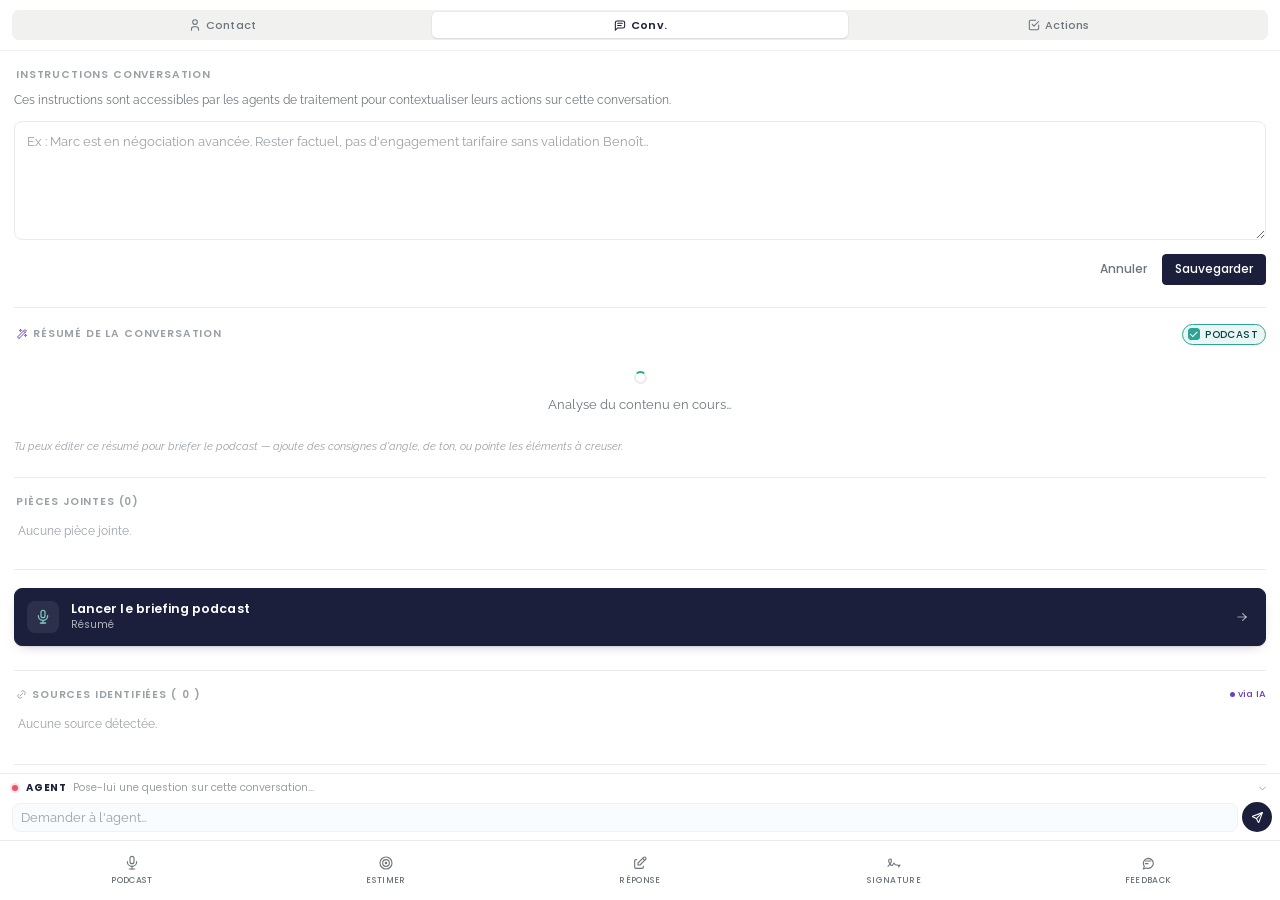
<file: index.html>
<!DOCTYPE html>
<html lang="fr">
<head>
  <meta charset="UTF-8">
  <meta name="viewport" content="width=device-width, initial-scale=1.0">
  <title>POF Sidebar — Notion / Missive</title>

  <!-- Cache-busting : empêche les navigateurs / iframe Missive de servir un HTML obsolète -->
  <meta http-equiv="Cache-Control" content="no-cache, no-store, must-revalidate">
  <meta http-equiv="Pragma" content="no-cache">
  <meta http-equiv="Expires" content="0">

  <!-- Fonts (POF DS) -->
  <link rel="preconnect" href="https://fonts.googleapis.com">
  <link rel="preconnect" href="https://fonts.gstatic.com" crossorigin>
  <link href="https://fonts.googleapis.com/css2?family=Poppins:wght@400;500;600;700&family=Raleway:wght@300;400;500;600;700&family=JetBrains+Mono:wght@400;500&display=swap" rel="stylesheet">

  <link rel="stylesheet" href="sidebar.css?v=37">
</head>
<body>

  <!-- ═══════════════════════════════════════════════ TABS -->
  <div class="tabs-wrap">
    <nav class="tabs" role="tablist">
      <button class="tab" data-pane="contact" role="tab">
        <svg viewBox="0 0 24 24" fill="none" stroke="currentColor" stroke-linecap="round" stroke-linejoin="round" stroke-width="1.8"><path d="M8 7a4 4 0 1 0 8 0a4 4 0 0 0 -8 0"/><path d="M6 21v-2a4 4 0 0 1 4 -4h4a4 4 0 0 1 4 4v2"/></svg>
        Contact
      </button>
      <button class="tab active" data-pane="conv" role="tab" aria-selected="true" data-comment-anchor="420827e861-button">
        <svg viewBox="0 0 24 24" fill="none" stroke="currentColor" stroke-linecap="round" stroke-linejoin="round" stroke-width="1.8"><path d="M4 21v-13a3 3 0 0 1 3 -3h10a3 3 0 0 1 3 3v6a3 3 0 0 1 -3 3h-9l-4 4"/><path d="M8 9h8"/><path d="M8 13h6"/></svg>
        Conv.
      </button>
      <button class="tab" data-pane="timeline" role="tab" data-comment-anchor="60844caf7a-button">
        <svg viewBox="0 0 24 24" fill="none" stroke="currentColor" stroke-linecap="round" stroke-linejoin="round" stroke-width="1.8"><path d="M9 11l3 3l8 -8"/><path d="M20 12v6a2 2 0 0 1 -2 2h-12a2 2 0 0 1 -2 -2v-12a2 2 0 0 1 2 -2h9"/></svg>
        Actions
      </button>
    </nav>
  </div>

  <div class="scroll">

    <!-- ── CONTACT ───────────────────────────────── -->
    <section class="pane" id="pane-contact" data-screen-label="Contact">
      <div class="contact-grid">
        <div class="contact-main">
          <div class="label">Contact principal</div>
          <div id="main-contact">
            <div class="waiting">
              <div class="spinner"></div>
              <div class="msg">En attente d'une conversation…</div>
            </div>
          </div>
        </div>

        <aside class="contact-aside" id="others-section" style="display:none">
          <hr class="divider">
          <div class="label">Autres participants</div>
          <div id="others-list"></div>
        </aside>
      </div>
    </section>

    <!-- ── TIMELINE ──────────────────────────────── -->
    <section class="pane" id="pane-timeline" data-screen-label="Actions">
      <div class="timeline-grid">

        <!-- LEFT : Pinned situation note -->
        <div class="timeline-main">
          <div class="pinned-note" id="situation-note">
            <div class="waiting" style="padding:24px 8px">
              <div class="spinner"></div>
              <div class="msg">Synthèse en cours…</div>
            </div>
          </div>
        </div>

        <!-- RIGHT : Timeline unifiée — futur + passé -->
        <aside class="timeline-aside">

          <!-- Anti-chronological timeline (future + past merged) -->
          <div class="label label-with-hint">
            <span class="label-with-icon">
              <svg style="width:11px;height:11px;vertical-align:-1px" viewBox="0 0 24 24" fill="none" stroke="currentColor" stroke-linecap="round" stroke-linejoin="round" stroke-width="2"><path d="M12 8v4l3 3"/><path d="M3.05 11a9 9 0 1 1 .5 4m-.5 5v-5h5"/></svg>
              Timeline
            </span>
            <span class="timeline-source">via Notion</span>
          </div>
          <div class="timeline" id="timeline-list"></div>

        </aside>
      </div>
    </section>

    <!-- ── CONVERSATION (fused : feedback + instructions + résumé + PJ + sources) ── -->
    <section class="pane active" id="pane-conv" data-screen-label="Conversation">

      <!-- 2. Instructions conversation -->
      <div class="label">Instructions conversation</div>
      <p class="intro">
        Ces instructions sont accessibles par les agents de traitement pour contextualiser leurs actions sur cette conversation.
      </p>
      <textarea id="conv-textarea" rows="5" placeholder="Ex : Marc est en négociation avancée. Rester factuel, pas d'engagement tarifaire sans validation Benoît…"></textarea>
      <div class="save-bar">
        <button class="btn btn-ghost" onclick="resetConv()">Annuler</button>
        <button class="btn btn-primary" id="conv-save-btn" onclick="saveConv()">Sauvegarder</button>
      </div>

      <hr class="divider" style="margin-top:22px">

      <!-- 3. Résumé de la conversation (éditable + checkbox podcast) -->
      <div class="label label-with-hint">
        <span class="label-with-icon">
          <svg class="ai-wand" viewBox="0 0 24 24" fill="none" stroke="currentColor" stroke-linecap="round" stroke-linejoin="round" stroke-width="1.9">
            <path d="M6 21l15 -15l-3 -3l-15 15l3 3"/>
            <path d="M15 6l3 3"/>
            <path d="M9 3a2 2 0 0 0 2 2a2 2 0 0 0 -2 2a2 2 0 0 0 -2 -2a2 2 0 0 0 2 -2"/>
            <path d="M19 13a2 2 0 0 0 2 2a2 2 0 0 0 -2 2a2 2 0 0 0 -2 -2a2 2 0 0 0 2 -2"/>
          </svg>
          Résumé de la conversation
        </span>
        <label class="pod-include" title="Inclure dans le briefing podcast">
          <input type="checkbox" id="pod-incl-summary" checked>
          <span class="pod-include-label">Podcast</span>
        </label>
      </div>
      <div class="summary-edit" id="summary-edit">
        <div class="waiting" style="padding:18px 8px">
          <div class="spinner"></div>
          <div class="msg">Analyse du contenu en cours…</div>
        </div>
      </div>
      <p class="intro intro-podcast-hint" id="summary-podcast-hint">
        Tu peux éditer ce résumé pour briefer le podcast — ajoute des consignes d'angle, de ton, ou pointe les éléments à creuser.
      </p>

      <hr class="divider" style="margin-top:22px">

      <!-- 4. Pièces jointes (avec checkbox podcast par item) -->
      <div class="label">
        Pièces jointes (<span id="attachments-count">0</span>)
      </div>
      <div class="attachment-list" id="attachment-list">
        <div style="font-size:11.5px;color:var(--text-xmuted);padding:6px 4px;">Aucune pièce jointe.</div>
      </div>

      <hr class="divider" style="margin-top:22px">

      <!-- 5. Bouton Briefing podcast (unique) — placé juste après les PJ -->
      <div class="podcast-launch" id="podcast-launch">
        <button class="btn-podcast-big" id="podcast-launch-btn" type="button">
          <span class="bpb-icon">
            <svg viewBox="0 0 24 24" fill="none" stroke="currentColor" stroke-linecap="round" stroke-linejoin="round" stroke-width="1.9"><path d="M9 2m0 3a3 3 0 0 1 3 -3h0a3 3 0 0 1 3 3v5a3 3 0 0 1 -3 3h0a3 3 0 0 1 -3 -3z"/><path d="M5 10a7 7 0 0 0 14 0"/><path d="M8 21l8 0"/><path d="M12 17l0 4"/></svg>
          </span>
          <span class="bpb-body">
            <span class="bpb-title">Lancer le briefing podcast</span>
            <span class="bpb-sub" id="podcast-launch-sub">Résumé + <span id="pod-pj-count">0</span> pièce(s) jointe(s)</span>
          </span>
          <span class="bpb-arrow">
            <svg viewBox="0 0 24 24" fill="none" stroke="currentColor" stroke-linecap="round" stroke-linejoin="round" stroke-width="2"><path d="M5 12l14 0"/><path d="M13 18l6 -6"/><path d="M13 6l6 6"/></svg>
          </span>
        </button>
      </div>

      <hr class="divider" style="margin-top:24px">

      <!-- 6. Sources identifiées -->
      <div class="label label-with-hint">
        <span class="label-with-icon">
          <svg style="width:11px;height:11px;vertical-align:-1px" viewBox="0 0 24 24" fill="none" stroke="currentColor" stroke-linecap="round" stroke-linejoin="round" stroke-width="2"><path d="M9 15l6 -6"/><path d="M11 6l.463 -.536a5 5 0 0 1 7.072 7.072l-.534 .464"/><path d="M13 18l-.397 .534a5.068 5.068 0 0 1 -7.127 0a4.972 4.972 0 0 1 0 -7.071l.524 -.463"/></svg>
          Sources identifiées (<span id="sources-count">0</span>)
        </span>
        <span class="ai-source">via IA</span>
      </div>
      <div class="source-list" id="source-list">
        <div style="font-size:11.5px;color:var(--text-xmuted);padding:6px 4px;">Aucune source détectée.</div>
      </div>

      <hr class="divider" style="margin-top:24px">
      <div class="label">
        <svg style="width:11px;height:11px;vertical-align:-1px;margin-right:2px" viewBox="0 0 24 24" fill="none" stroke="currentColor" stroke-linecap="round" stroke-linejoin="round" stroke-width="2"><path d="M5 9l14 0"/><path d="M5 15l14 0"/><path d="M11 4l-4 16"/><path d="M17 4l-4 16"/></svg>
        Missive conversation ID
      </div>
      <div class="conv-id" id="conv-missive-id">—</div>
    </section>

  </div><!-- /scroll -->

  <!-- ═══════════════════════════════════════════════ AGENT CHAT DOCK -->
  <div class="agent-dock" id="agent-dock" data-state="collapsed">
    <button class="agent-thread-toggle" id="agent-thread-toggle" type="button" aria-expanded="false">
      <span class="agent-dot"></span>
      <span class="agent-thread-meta">
        <span class="agent-thread-title">Agent</span>
        <span class="agent-thread-preview" id="agent-thread-preview">Pose-lui une question sur cette conversation…</span>
      </span>
      <span class="agent-thread-count" id="agent-thread-count" hidden></span>
      <svg class="agent-thread-chev" viewBox="0 0 24 24" fill="none" stroke="currentColor" stroke-linecap="round" stroke-linejoin="round" stroke-width="2"><path d="M6 15l6 -6l6 6"/></svg>
    </button>

    <div class="agent-thread" id="agent-thread" hidden>
      <div class="agent-messages" id="agent-messages"></div>
    </div>

    <form class="agent-composer" id="agent-composer">
      <textarea id="agent-input" rows="1" placeholder="Demander à l'agent…" autocomplete="off"></textarea>
      <button type="submit" class="agent-send" id="agent-send" title="Envoyer">
        <svg viewBox="0 0 24 24" fill="none" stroke="currentColor" stroke-linecap="round" stroke-linejoin="round" stroke-width="2"><path d="M10 14l11 -11"/><path d="M21 3l-6.5 18a.55 .55 0 0 1 -1 0l-3.5 -7l-7 -3.5a.55 .55 0 0 1 0 -1l18 -6.5"/></svg>
      </button>
    </form>
  </div>

  <!-- ═══════════════════════════════════════════════ FOOTER ACTIONS -->
  <footer class="sb-footer" id="sb-footer">
    <button class="footer-action" id="fa-podcast" title="Briefing podcast" aria-label="Briefing podcast">
      <svg viewBox="0 0 24 24" fill="none" stroke="currentColor" stroke-linecap="round" stroke-linejoin="round" stroke-width="1.8"><path d="M9 2m0 3a3 3 0 0 1 3 -3h0a3 3 0 0 1 3 3v5a3 3 0 0 1 -3 3h0a3 3 0 0 1 -3 -3z"/><path d="M5 10a7 7 0 0 0 14 0"/><path d="M8 21l8 0"/><path d="M12 17l0 4"/></svg>
      <span class="fa-label">Podcast</span>
    </button>
    <button class="footer-action" id="fa-estimate" title="Estimer l'opportunité" aria-label="Estimer l'opportunité">
      <svg viewBox="0 0 24 24" fill="none" stroke="currentColor" stroke-linecap="round" stroke-linejoin="round" stroke-width="1.8"><path d="M12 12m-9 0a9 9 0 1 0 18 0a9 9 0 1 0 -18 0"/><path d="M12 12m-5 0a5 5 0 1 0 10 0a5 5 0 1 0 -10 0"/><path d="M12 12m-1 0a1 1 0 1 0 2 0a1 1 0 1 0 -2 0"/></svg>
      <span class="fa-label">Estimer</span>
    </button>
    <button class="footer-action" id="fa-reply" title="Briefer une réponse" aria-label="Briefer une réponse">
      <svg viewBox="0 0 24 24" fill="none" stroke="currentColor" stroke-linecap="round" stroke-linejoin="round" stroke-width="1.8"><path d="M7 7h-1a2 2 0 0 0 -2 2v9a2 2 0 0 0 2 2h9a2 2 0 0 0 2 -2v-1"/><path d="M20.385 6.585a2.1 2.1 0 0 0 -2.97 -2.97l-8.415 8.385v3h3l8.385 -8.415z"/><path d="M16 5l3 3"/></svg>
      <span class="fa-label">Réponse</span>
    </button>
    <button class="footer-action" id="fa-signature" title="Signature & documents juridiques" aria-label="Signature & documents juridiques">
      <svg viewBox="0 0 24 24" fill="none" stroke="currentColor" stroke-linecap="round" stroke-linejoin="round" stroke-width="1.8"><path d="M3 17c3.333 -3.333 5 -6 5 -8c0 -3 -1 -3 -2 -3s-2.032 1.085 -2 3c.034 2.048 1.658 3.877 2.5 5c1.5 2 2.5 2.5 3.5 1l2 -3c.667 1.333 1.667 3.333 3 3h3"/><path d="M18 16l3 -1l-2 3"/></svg>
      <span class="fa-label">Signature</span>
    </button>
    <button class="footer-action" id="fa-feedback" title="Envoyer un feedback à l'agent" aria-label="Envoyer un feedback à l'agent">
      <svg viewBox="0 0 24 24" fill="none" stroke="currentColor" stroke-linecap="round" stroke-linejoin="round" stroke-width="1.8"><path d="M8 9h8"/><path d="M8 13h4"/><path d="M20 12a8.5 8.5 0 0 1 -.918 3.852a7.5 7.5 0 0 1 -7.082 4.148a8.7 8.7 0 0 1 -3 -.5l-4 1.5l1.5 -4a7.5 7.5 0 0 1 -1.5 -4.5a7.5 7.5 0 0 1 7.5 -7.5a8.5 8.5 0 0 1 7.5 7"/></svg>
      <span class="fa-label">Feedback</span>
    </button>
  </footer>

  <!-- Floating sheet for form-based actions -->
  <div class="footer-sheet" id="footer-sheet" hidden>
    <div class="sheet-backdrop" data-sheet-close></div>
    <div class="sheet-body">
      <div class="sheet-head">
        <span class="sheet-icon" id="sheet-icon"></span>
        <span class="sheet-title" id="sheet-title">—</span>
        <button class="sheet-close" data-sheet-close title="Fermer">
          <svg viewBox="0 0 24 24" fill="none" stroke="currentColor" stroke-linecap="round" stroke-linejoin="round" stroke-width="2"><path d="M18 6l-12 12"/><path d="M6 6l12 12"/></svg>
        </button>
      </div>
      <div class="sheet-content" id="sheet-content"></div>
    </div>
  </div>

  <!-- ═══════════════════════════════════ MOCK (preview only) ═══ -->
  <!-- Mock activates ONLY when ?preview=1 is in the URL. En prod Missive,
       la SDK script tag ci-dessous charge synchroniquement et fournit window.Missive. -->
  <script>
    if (location.search.indexOf('preview=1') !== -1) {
      window.__POF_MOCK = true;
      window.__POF_DEMO_STATE = 'found'; // 'found' | 'folk' | 'missing' | 'loading' | 'empty'

      // Mock Missive SDK
      window.Missive = {
        on(evt, cb) { window.__POF_MISSIVE_CB = cb; }
      };

      const FIXTURES = {
        main: { name: 'Marc Castagnet', email: 'marc.castagnet@icservices.com.hk' },
        others: [
          { name: 'Esther Wong',     email: 'esther.wong@icservices.com.hk' },
          { name: 'Thibault Kheres', email: 'thibault.kheres@plasticodyssey.org' },
          { name: 'Benoit Blancher', email: 'benoit@plasticodyssey.org' },
        ],
      };

      window.__pofMock = function(action, args) {
        const state = window.__POF_DEMO_STATE;
        const main  = FIXTURES.main;

        return new Promise(resolve => {
          const delay = action.startsWith('lookup') ? 700 : 300;
          setTimeout(() => {
            if (action === 'lookup_person') {
              if (state === 'found' && args.email === main.email) {
                return resolve({
                  found: true,
                  name: main.name,
                  email: main.email,
                  notion_page_id: '4f8a2c1e9b3d4a7e8c5f6b9a2d1e0c4b',
                  notion_page_url: 'https://notion.so/4f8a2c1e9b3d4a7e8c5f6b9a2d1e0c4b',
                  person_instructions: 'Negotiation in progress on ICS investment (100K€). Reply factually, no pricing commitment without Benoît\'s green light. Marc is direct — keep replies short.',
                  vip: true,
                  company: 'ICS Services Ltd.',
                  company_source: 'notion',
                  title: 'Founder & Managing Partner',
                  title_source: 'email_signature',
                  tags: ['Investisseur', 'Hong Kong', 'Capital', 'Board'],
                  phone: '+852 9876 5432',
                  phone_source: 'notion',
                  meetings: [
                    { id: 'm1', title: 'Pitch capital ICS', date: '2026-04-22', url: 'https://notion.so/meet-m1' },
                    { id: 'm2', title: 'Suivi term-sheet', date: '2026-03-18', url: 'https://notion.so/meet-m2' },
                    { id: 'm3', title: 'Intro Esther Wong', date: '2026-02-05', url: 'https://notion.so/meet-m3' },
                    { id: 'm4', title: 'Tour de table HK', date: '2026-01-14', url: 'https://notion.so/meet-m4' },
                    { id: 'm5', title: 'Premier contact', date: '2025-11-09', url: 'https://notion.so/meet-m5' },
                  ],
                });
              }
              // Random others: ~50% found
              if (args.email !== main.email) {
                const isPofTeam = ['thibault.kheres@plasticodyssey.org', 'benoit@plasticodyssey.org'].includes(args.email);
                const isEsther  = args.email === 'esther.wong@icservices.com.hk';
                if (isPofTeam) {
                  return resolve({
                    found: true,
                    name: args.name,
                    email: args.email,
                    notion_page_id: 'aaa111bbb222ccc333',
                    notion_page_url: 'https://notion.so/aaa111bbb222ccc333',
                    vip: args.email === 'benoit@plasticodyssey.org',
                    company: 'Plastic Odyssey',
                    tags: ['Équipe interne', args.email === 'benoit@plasticodyssey.org' ? 'CEO' : 'CTO'],
                    phone: '+33 6 12 34 56 78',
                    phone_source: 'notion',
                    meetings: [
                      { id: 'mt1', title: 'Stand-up hebdo équipe', date: '2026-05-12', url: 'https://notion.so/mt-1' },
                      { id: 'mt2', title: 'Revue OKR Q2', date: '2026-04-30', url: 'https://notion.so/mt-2' },
                    ],
                  });
                }
                if (isEsther) {
                  // Esther exists in Notion mais sans numéro ; on simule la détection IA dans signature
                  return resolve({
                    found: true,
                    name: args.name,
                    email: args.email,
                    notion_page_id: 'esther000abc111def',
                    notion_page_url: 'https://notion.so/esther000abc111def',
                    vip: false,
                    company: 'ICS Services Ltd.',
                    tags: ['Operations', 'Hong Kong'],
                    phone: '+852 6789 4521',
                    phone_source: 'email_signature',
                    meetings: [
                      { id: 'ew1', title: 'Coordination board ICS', date: '2026-04-22', url: 'https://notion.so/ew-1' },
                    ],
                  });
                }
                return resolve({ found: false });
              }
              return resolve({ found: false });
            }
            if (action === 'lookup_folk') {
              if (state === 'folk')    return resolve({ found: true });
              if (state === 'missing') return resolve({ found: false });
              return resolve({ found: false });
            }
            if (action === 'lookup_conv') {
              return resolve({
                instructions: 'Marc est en négociation avancée sur entrée au capital ICS (100K€). Rester factuel, ne pas s\'engager sur la valorisation sans Benoît. Réponses courtes.',
                suggested: true,
                notion_page_id: 'conv-page-id'
              });
            }
            if (action === 'upsert_conv')                 return resolve({ success: true, notion_page_id: 'conv-page-id' });
            if (action === 'update_person_instructions')  return resolve({ success: true });
            if (action === 'create_person') return resolve({
              success: true,
              notion_page_id: 'newly000created111page222',
              notion_page_url: 'https://notion.so/newly000created111page222',
            });
            // Task actions
            if (action === 'brief_podcast')        return resolve({ success: true });
            if (action === 'add_to_watch')         return resolve({ success: true });
            if (action === 'estimate_opportunity') return resolve({ success: true });
            if (action === 'brief_reply')          return resolve({ success: true });
            if (action === 'send_nda')             return resolve({ success: true });
            if (action === 'enrich_contact')       return resolve({ success: true });
            // Task backlog
            if (action === 'list_tasks') {
              return resolve({
                tasks: [
                  {
                    id: 't1',
                    name: 'Envoyer term-sheet ICS révisé',
                    prio: 'P1',
                    assignee: 'human',
                    deadline: '2026-05-18',
                    done: false,
                    notion_url: 'https://notion.so/task-t1',
                  },
                  {
                    id: 't2',
                    name: 'Confirmer disponibilité Benoît pour call mercredi',
                    prio: 'P2',
                    assignee: 'ai',
                    deadline: '2026-05-15',
                    done: true,
                    notion_url: 'https://notion.so/task-t2',
                  },
                ]
              });
            }
            if (action === 'create_task') {
              return resolve({
                success: true,
                task: {
                  id: 't' + Date.now(),
                  name: args.name,
                  prio: args.prio,
                  assignee: args.assignee,
                  deadline: args.deadline,
                  done: false,
                  notion_url: 'https://notion.so/task-' + Date.now(),
                }
              });
            }
            if (action === 'toggle_task') return resolve({ success: true });
            if (action === 'update_task') return resolve({ success: true });
            if (action === 'toggle_vip')  return resolve({ success: true });
            if (action === 'add_phone_to_notion') return resolve({ success: true });
            if (action === 'add_field_to_notion') return resolve({ success: true });
            if (action === 'dump_persons') {
              // Mock : retourne les 4 fixtures + un Marc enrichi pour tester l'index local
              return resolve({
                persons: [
                  { email: 'marc.castagnet@icservices.com.hk', name: 'Marc Castagnet',
                    page_id: '4f8a2c1e9b3d4a7e8c5f6b9a2d1e0c4b',
                    page_url: 'https://notion.so/4f8a2c1e9b3d4a7e8c5f6b9a2d1e0c4b',
                    instructions: 'Negotiation in progress on ICS investment (100K€). Reply factually, no pricing commitment without Benoît\'s green light. Marc is direct — keep replies short.',
                    vip: true, company: 'ICS Services Ltd.', company_source: 'notion',
                    title: 'Founder & Managing Partner', title_source: 'email_signature',
                    tags: ['Investisseur', 'Hong Kong', 'Capital', 'Board'],
                    phone: '+852 9876 5432', phone_source: 'notion',
                    meetings: [
                      { id: 'm1', title: 'Pitch capital ICS', date: '2026-04-22', url: 'https://notion.so/meet-m1' },
                      { id: 'm2', title: 'Suivi term-sheet',   date: '2026-03-18', url: 'https://notion.so/meet-m2' },
                      { id: 'm3', title: 'Intro Esther Wong',  date: '2026-02-05', url: 'https://notion.so/meet-m3' },
                    ]
                  },
                  { email: 'thibault.kheres@plasticodyssey.org', name: 'Thibault Kheres',
                    page_id: 'aaa111bbb222ccc333', page_url: 'https://notion.so/aaa111bbb222ccc333',
                    company: 'Plastic Odyssey', tags: ['Équipe interne', 'CTO']
                  },
                  { email: 'benoit@plasticodyssey.org', name: 'Benoit Blancher',
                    page_id: 'aaa222ccc333ddd444', page_url: 'https://notion.so/aaa222ccc333ddd444',
                    vip: true, company: 'Plastic Odyssey', tags: ['Équipe interne', 'CEO']
                  },
                  { email: 'esther.wong@icservices.com.hk', name: 'Esther Wong',
                    page_id: 'esther000abc111def', page_url: 'https://notion.so/esther000abc111def',
                    company: 'ICS Services Ltd.', tags: ['Operations', 'Hong Kong'],
                    phone: '+852 6789 4521', phone_source: 'email_signature',
                    meetings: [{ id: 'ew1', title: 'Coordination board ICS', date: '2026-04-22', url: 'https://notion.so/ew-1' }]
                  },
                ]
              });
            }
            if (action === 'list_timeline') {
              return resolve({
                situation: {
                  updated: '2026-05-17T08:14:00',
                  headline: 'Négociation avancée — entrée capital ICS, ticket 100 K€',
                  bullets: [
                    { label: 'Term-sheet', value: 'v3 en revue. Reste clause de liquidation préférentielle à arbitrer.' },
                    { label: 'Valorisation', value: 'Marc pousse 4 M€ pre-money — notre plancher est 5 M€.' },
                    { label: 'Calendrier', value: 'aligné sur le board ICS du 1ᵉʳ juin, fenêtre de signature avant.' },
                    { label: 'Acquis', value: 'pitch deck v3 présenté, NDA mutuel signé.' },
                    { label: 'En suspens', value: 'capacité juridique d\'entrée capital depuis Hong Kong à confirmer.' },
                  ],
                  risks: [
                    { icon: 'target', text: 'Valorisation : 4 M€ proposés vs 5 M€ plancher', severity: 'high' },
                    { icon: 'shieldCheck', text: 'Capacité juridique entrée capital HK non confirmée', severity: 'high' },
                    { icon: 'user', text: 'Esther Wong à mettre systématiquement en copie', severity: 'low' },
                    { icon: 'calendar', text: 'Fenêtre serrée avant board ICS du 1er juin', severity: 'medium' },
                  ],
                },
                upcoming: [
                  { date: '2026-05-20T15:00:00', title: 'Call ICS — Marc & Benoît', type: 'meeting', url: 'https://notion.so/meet-call-final', meta: 'Visio · 45 min' },
                  { date: '2026-05-22', title: 'Deadline réponse term-sheet v4', type: 'task', url: 'https://notion.so/task-ts-v4', meta: 'P1 · Humain' },
                  { date: '2026-06-01T09:00:00', title: 'Board ICS Hong Kong', type: 'meeting', url: 'https://notion.so/meet-board-hk', meta: 'Présentation finale' },
                ],
                interactions: [
                  { id: 'i0', type: 'linkedin', date: '2026-05-16T10:30:00', author: 'Marc Castagnet',
                    title: 'Échange LinkedIn — sujet impact',
                    summary: 'Marc partage un article cleantech HK et demande l\'avis de POF sur l\'impact measurement framework. 4 messages, échange ouvert.',
                    url: 'https://linkedin.com/messaging/thread/abc' },
                  { id: 'i1', type: 'whatsapp', date: '2026-05-15T17:42:00', author: 'Marc Castagnet',
                    summary: 'Marc demande confirmation dispo Benoît pour visio mercredi 20/05. Évoque besoin de boucler avant board ICS.',
                    url: 'https://wa.me/85298765432' },
                  { id: 'i2', type: 'email', date: '2026-05-12T09:18:00', author: 'Marc Castagnet',
                    title: 'Re: Term-sheet ICS v3 — ajustements',
                    summary: 'Marc propose valorisation 4 M€ pre-money (vs 5 M€ demandé). Demande clause de liquidation préférentielle 1×.',
                    url: 'https://mail.missiveapp.com/conv/abc123' },
                  { id: 'i3', type: 'visio', date: '2026-05-08T15:00:00',
                    title: 'Visio — Suivi term-sheet',
                    summary: '45 min. Présents : Marc, Esther, Benoît, Thibault. Points clés discutés : valorisation, gouvernance, calendrier de signature.',
                    url: 'https://notion.so/meet-followup-ts' },
                  { id: 'i4', type: 'email', date: '2026-04-30T11:05:00', author: 'Marc Castagnet',
                    title: 'Demande d\'audit préalable',
                    summary: 'Marc souhaite un audit financier light avant signature. Budget partagé estimé 8 K€.',
                    url: 'https://mail.missiveapp.com/conv/def456' },
                  { id: 'i5', type: 'visio', date: '2026-04-22T10:00:00',
                    title: 'Visio — Pitch capital ICS',
                    summary: '1 h. Pitch deck v3 présenté. Marc et Esther très intéressés, demandent term-sheet d\'ici 2 semaines.',
                    url: 'https://notion.so/meet-pitch-ics' },
                  { id: 'i6', type: 'nda', date: '2026-04-15T14:22:00',
                    title: 'NDA mutuel signé',
                    summary: 'Signature via DocuSign. Couverture 24 mois sur données financières et industrielles. Signataires : M. Castagnet (ICS) / B. Blancher (POF).',
                    url: 'https://notion.so/nda-ics-pof' },
                  { id: 'i6b', type: 'mou', date: '2026-04-10T11:00:00',
                    title: 'MOU — cadre de partenariat ICS',
                    summary: 'Lettre d\'intention non-engageante signée. Pose le cadre : ticket cible 100 K€, calendrier indicatif, gouvernance souhaitée. Préalable au term-sheet contraignant.',
                    url: 'https://notion.so/mou-ics-pof' },
                  { id: 'i6c', type: 'note', date: '2026-04-08T16:45:00', author: 'Thibault Kheres',
                    title: 'Notes — analyse term-sheet ICS v2',
                    summary: 'Relecture term-sheet v2 côté POF. Points sensibles identifiés : (1) la clause de liquidation préférentielle à 2× est trop agressive, à ramener à 1×. (2) le siège observateur OK mais demander qu\'il soit non-rémunéré. (3) les protections anti-dilution full-ratchet doivent passer en weighted-average. À discuter avec Maître Renard avant retour ICS.',
                    url: 'https://notion.so/note-analysis-ts-v2' },
                  { id: 'i6d', type: 'contrat', date: '2026-03-28T09:30:00',
                    title: 'Contrat de consultance — phase due diligence',
                    summary: 'Contrat signé pour mission DD croisée (3 mois, 8 K€). Encadre les échanges techniques et financiers en amont du term-sheet. Confidentialité reprise du NDA.',
                    url: 'https://notion.so/contrat-dd-ics' },
                  { id: 'i7', type: 'email', date: '2026-04-03T16:30:00', author: 'Esther Wong',
                    title: 'Intro & agenda board ICS',
                    summary: 'Esther confirme agenda board ICS pour 22/04. Demande pitch deck mis à jour 48h avant.',
                    url: 'https://mail.missiveapp.com/conv/ghi789' },
                  { id: 'i8', type: 'whatsapp', date: '2026-02-28T09:15:00', author: 'Marc Castagnet',
                    summary: 'RDV confirmé Paris pour pitch en présentiel. Marc passe par Roissy 22/04 matin.',
                    url: 'https://wa.me/85298765432' },
                  { id: 'i9', type: 'visio', date: '2026-02-05T11:00:00',
                    title: 'Intro Esther Wong',
                    summary: '30 min. Esther (operations ICS) introduite par Marc. Tour de table équipes côté ICS et POF.',
                    url: 'https://notion.so/meet-intro-esther' },
                  { id: 'i10', type: 'email', date: '2025-11-09T10:00:00', author: 'Marc Castagnet',
                    title: 'Premier contact — investissement cleantech',
                    summary: 'Intro par Antoine Bertin. Marc cherche à investir dans cleantech ocean-impact (ticket 50-200 K€).',
                    url: 'https://mail.missiveapp.com/conv/jkl012' },
                ],
              });
            }
            if (action === 'analyze_content') {
              return resolve({
                summary: "Marc transmet le term-sheet v3 ajusté côté ICS, avec deux changements majeurs : valorisation pre-money revue à 4 M€ (vs 5 M€ proposé) et ajout d'une clause de liquidation préférentielle 1×. Calendrier serré — signature visée avant le board ICS du 1ᵉʳ juin. Esther Wong est en copie pour validation opérationnelle.",
                attachments: [
                  { id: 'a1', name: 'Term-sheet ICS v3.pdf',     size: '480 KB', type: 'pdf',
                    summary: 'Investment 100 K€ — clauses de liquidation préférentielle 1×, anti-dilution weighted-average, 1 siège observateur.',
                    url: 'https://drive.google.com/file/d/term-sheet-v3' },
                  { id: 'a2', name: 'ICS-portfolio-2024-25.pdf', size: '2.4 MB', type: 'pdf',
                    summary: 'Portfolio ICS Services Ltd : 12 sociétés cleantech investies sur 2024-2025, focus Asie-Pacifique. Tickets 50 K€ à 500 K€.',
                    url: 'https://drive.google.com/file/d/ics-portfolio' },
                  { id: 'a3', name: 'Profil-Marc-Castagnet.docx', size: '120 KB', type: 'doc',
                    summary: '15 ans de private equity, 4 mandats actifs. Board member chez PolySeven et OceanWave HK.',
                    url: 'https://drive.google.com/file/d/marc-profile' },
                ],
                sources: [
                  { id: 's1', type: 'linkedin', name: 'Marc Castagnet',
                    subtitle: 'Founder & Managing Partner · ICS Services',
                    meta: '4.2k abonnés · posts cleantech',
                    url: 'https://linkedin.com/in/marc-castagnet', watched: false },
                  { id: 's2', type: 'linkedin', name: 'Esther Wong',
                    subtitle: 'Operations Director · ICS Services',
                    meta: '1.8k abonnés',
                    url: 'https://linkedin.com/in/esther-wong', watched: false },
                  { id: 's3', type: 'web', name: 'ics-services.com.hk',
                    subtitle: 'Site corporate — pages investissements & équipe',
                    url: 'https://ics-services.com.hk', watched: true },
                  { id: 's4', type: 'web', name: 'cleantech-asia-report.com',
                    subtitle: 'Rapport sectoriel cité dans le mail',
                    url: 'https://cleantech-asia-report.com', watched: false },
                ],
              });
            }
            if (action === 'brief_attachment') return resolve({ success: true });
            if (action === 'follow_source')    return resolve({ success: true });
            if (action === 'ask_agent') {
              // Demo: agent replaces the proposed tasks with two new ones
              return resolve({
                success: true,
                proposed: [
                  { id: 'pa1', name: 'Demander à Marc s\'il a un term-sheet en cours ailleurs',
                    description: 'Confirmer exclusivité du deal avant d\'aligner la valorisation. Mentionner aussi le board ICS.',
                    prio: 'P0', assignee: 'human', deadline: '2026-05-19' },
                  { id: 'pa2', name: 'Relancer Esther Wong sur la dispo board ICS',
                    description: 'Esther confirme l\'agenda du board ICS HK et valide la présence de Marc.',
                    prio: 'P2', assignee: 'ai', deadline: '2026-05-21' },
                ],
              });
            }
            if (action === 'list_proposed_tasks') {
              return resolve({
                proposed: [
                  {
                    id: 'p1',
                    name: 'Confirmer participation ICS — répondre à Marc',
                    description: 'Confirmer accord de principe sur entrée au capital à 100K€, proposer un appel cette semaine. Ne pas s\'engager sur la valorisation.',
                    prio: 'P1',
                    assignee: 'ai',
                    deadline: '2026-05-20',
                  },
                  {
                    id: 'p2',
                    name: 'Vérifier capacité juridique entrée capital HK',
                    description: 'Demander à Maître Renard si ICS Services Ltd. (Hong Kong) peut entrer au capital sans audit préalable côté FR.',
                    prio: 'P2',
                    assignee: 'human',
                    deadline: '2026-05-22',
                  },
                  {
                    id: 'p3',
                    name: 'Envoyer pitch deck v3 à Esther Wong en copie',
                    description: 'Esther a explicitement demandé le deck mis à jour pendant le board call.',
                    prio: 'P2',
                    assignee: 'ai',
                    deadline: '2026-05-19',
                  },
                ]
              });
            }
            resolve({});
          }, delay);
        });
      };

      // Trigger conversation event after boot
      window.addEventListener('DOMContentLoaded', () => {
        setTimeout(() => {
          if (!window.__POF_MISSIVE_CB) return;
          const state = window.__POF_DEMO_STATE;
          if (state === 'empty') {
            window.__POF_MISSIVE_CB('conv-empty-001', { conversation: { messages: [{}] } });
          } else if (state === 'loading') {
            // do nothing -> stays in 'En attente…'
          } else {
            window.__POF_MISSIVE_CB('conv-demo-001', {
              conversation: {
                latest_message: {
                  from_field: FIXTURES.main,
                  to_fields:  [FIXTURES.others[0]],
                  cc_fields:  [FIXTURES.others[1], FIXTURES.others[2]],
                }
              }
            });
          }
        }, 50);
      });
    }
  </script>

  <!-- Missive SDK (prod). URL officielle integrations.missiveapp.com. -->
  <script src="https://integrations.missiveapp.com/missive.js"></script>

  <!-- Si on est en mode preview, ré-applique le mock après la SDK -->
  <script>
    if (window.__POF_MOCK) {
      window.Missive = { on(evt, cb) { window.__POF_MISSIVE_CB = cb; } };
    }
  </script>

  <!-- Sidebar logic -->
  <script src="sidebar.js?v=37"></script>

</body>
</html>
</file>
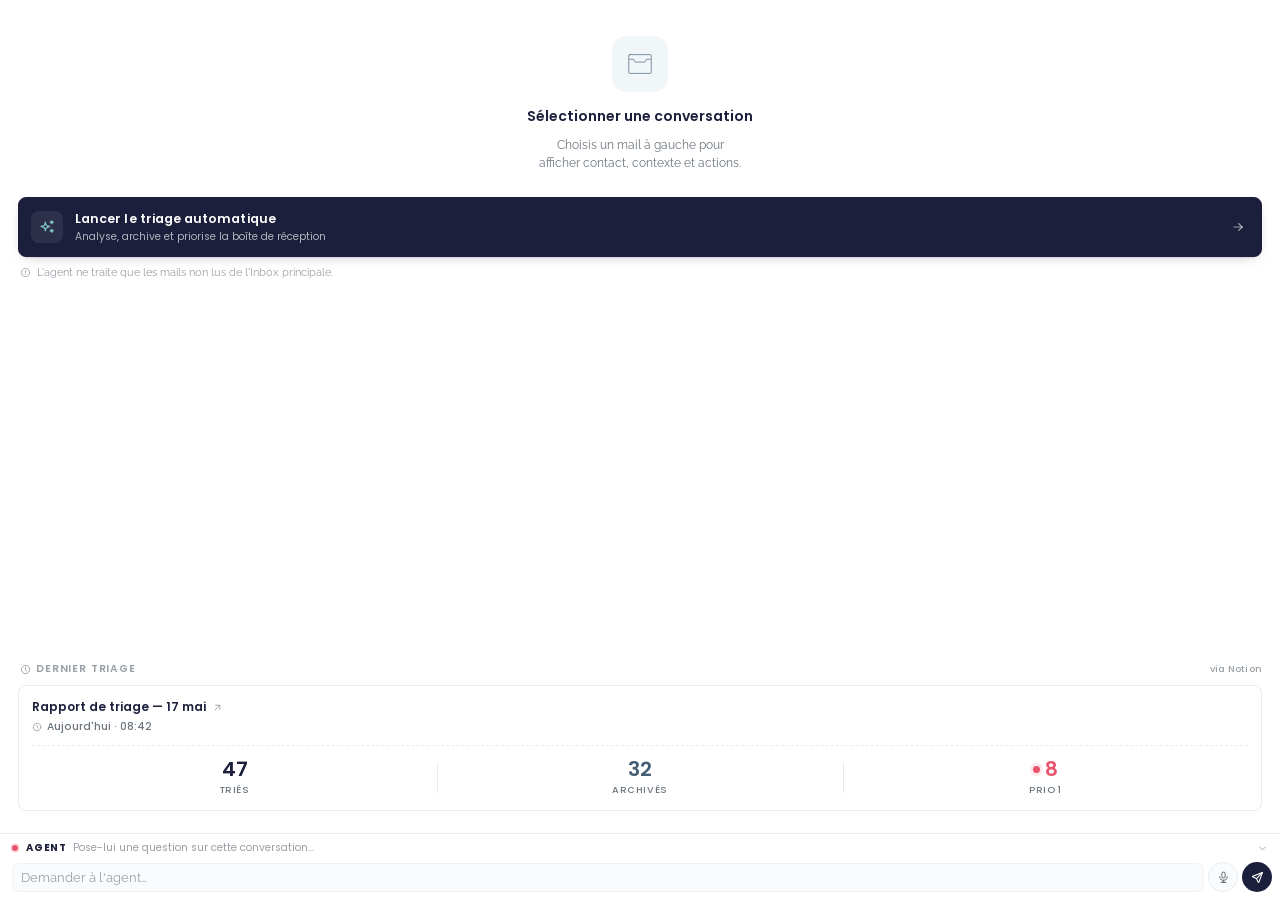
<file: Sidebar-4tabs.html>
<!DOCTYPE html>
<html lang="fr">
<head>
  <meta charset="UTF-8">
  <meta name="viewport" content="width=device-width, initial-scale=1.0">
  <title>POF Sidebar — Notion / Missive</title>

  <!-- Fonts (POF DS) -->
  <link rel="preconnect" href="https://fonts.googleapis.com">
  <link rel="preconnect" href="https://fonts.gstatic.com" crossorigin>
  <link href="https://fonts.googleapis.com/css2?family=Poppins:wght@400;500;600;700&family=Raleway:wght@300;400;500;600;700&family=JetBrains+Mono:wght@400;500&display=swap" rel="stylesheet">

  <link rel="stylesheet" href="sidebar.css?v=33">
</head>
<body>

  <!-- ═══════════════════════════════════════════════ EMPTY SHELL (no conversation) -->
  <section class="empty-shell" id="empty-shell" data-screen-label="Aucune conversation" hidden>

    <div class="es-hero">
      <div class="es-art" aria-hidden="true">
        <svg viewBox="0 0 64 64" fill="none" stroke="currentColor" stroke-linecap="round" stroke-linejoin="round" stroke-width="1.4">
          <path d="M10 22l8 0l4 6l20 0l4 -6l8 0"/>
          <path d="M10 12h44a2 2 0 0 1 2 2v36a2 2 0 0 1 -2 2h-44a2 2 0 0 1 -2 -2v-36a2 2 0 0 1 2 -2z"/>
        </svg>
      </div>
      <div class="es-title">Sélectionner une conversation</div>
      <div class="es-sub">Choisis un mail à gauche pour afficher contact, contexte&nbsp;et&nbsp;actions.</div>
    </div>

    <div class="es-action-wrap">
      <button class="es-cta" id="es-triage-btn" type="button">
        <span class="es-cta-icon">
          <svg viewBox="0 0 24 24" fill="none" stroke="currentColor" stroke-linecap="round" stroke-linejoin="round" stroke-width="1.9"><path d="M16 18a2 2 0 0 1 2 2a2 2 0 0 1 2 -2a2 2 0 0 1 -2 -2a2 2 0 0 1 -2 2zm0 -12a2 2 0 0 1 2 2a2 2 0 0 1 2 -2a2 2 0 0 1 -2 -2a2 2 0 0 1 -2 2zm-7 12a6 6 0 0 1 6 -6a6 6 0 0 1 -6 -6a6 6 0 0 1 -6 6a6 6 0 0 1 6 6z"/></svg>
        </span>
        <span class="es-cta-body">
          <span class="es-cta-title">Lancer le triage automatique</span>
          <span class="es-cta-sub">Analyse, archive et priorise la boîte de réception</span>
        </span>
        <span class="es-cta-arrow">
          <svg viewBox="0 0 24 24" fill="none" stroke="currentColor" stroke-linecap="round" stroke-linejoin="round" stroke-width="1.9"><path d="M5 12l14 0"/><path d="M13 18l6 -6"/><path d="M13 6l6 6"/></svg>
        </span>
      </button>
      <div class="es-action-hint">
        <svg viewBox="0 0 24 24" fill="none" stroke="currentColor" stroke-linecap="round" stroke-linejoin="round" stroke-width="2"><circle cx="12" cy="12" r="9"/><path d="M12 8v4"/><path d="M12 16h.01"/></svg>
        <span>L'agent ne traite que les mails non lus de l'Inbox principale.</span>
      </div>
    </div>

    <div class="es-spacer"></div>

    <div class="es-report-wrap" id="es-report-wrap">
      <div class="label es-report-label">
        <span class="label-with-icon">
          <svg style="width:11px;height:11px;vertical-align:-1px" viewBox="0 0 24 24" fill="none" stroke="currentColor" stroke-linecap="round" stroke-linejoin="round" stroke-width="2"><path d="M3 12a9 9 0 1 0 18 0a9 9 0 0 0 -18 0"/><path d="M12 7v5l3 3"/></svg>
          Dernier triage
        </span>
        <span class="timeline-source">via Notion</span>
      </div>

      <a class="es-report-card" id="es-report-card" href="#" target="_blank" rel="noopener">
        <div class="es-report-head">
          <div class="es-report-title">
            <span id="es-report-name">Rapport de triage — 17 mai</span>
            <svg class="es-report-ext" viewBox="0 0 24 24" fill="none" stroke="currentColor" stroke-linecap="round" stroke-linejoin="round" stroke-width="2"><path d="M17 7l-10 10"/><path d="M8 7h9v9"/></svg>
          </div>
          <div class="es-report-date" id="es-report-date">
            <svg viewBox="0 0 24 24" fill="none" stroke="currentColor" stroke-linecap="round" stroke-linejoin="round" stroke-width="1.9"><path d="M12 8v4l3 3"/><circle cx="12" cy="12" r="9"/></svg>
            <span>Aujourd'hui · 08:42</span>
          </div>
        </div>

        <div class="es-stats">
          <div class="es-stat">
            <div class="es-stat-num" id="es-stat-tries">47</div>
            <div class="es-stat-label">Triés</div>
          </div>
          <div class="es-stat es-stat-archive">
            <div class="es-stat-num" id="es-stat-arch">32</div>
            <div class="es-stat-label">Archivés</div>
          </div>
          <div class="es-stat es-stat-prio">
            <div class="es-stat-num" id="es-stat-prio">
              <span class="es-stat-dot" aria-hidden="true"></span>
              <span>8</span>
            </div>
            <div class="es-stat-label">Prio 1</div>
          </div>
        </div>
      </a>
    </div>

  </section>

  <!-- ═══════════════════════════════════════════════ TABS -->
  <div class="tabs-wrap">
    <nav class="tabs" role="tablist">
      <button class="tab" data-pane="task" role="tab">
        <svg viewBox="0 0 24 24" fill="none" stroke="currentColor" stroke-linecap="round" stroke-linejoin="round" stroke-width="1.8"><path d="M5 3m0 2a2 2 0 0 1 2 -2h10a2 2 0 0 1 2 2v14a2 2 0 0 1 -2 2h-10a2 2 0 0 1 -2 -2z"/><path d="M9 7l6 0"/><path d="M9 11l6 0"/><path d="M9 15l4 0"/></svg>
        Contenu
      </button>
      <button class="tab active" data-pane="contact" role="tab" aria-selected="true">
        <svg viewBox="0 0 24 24" fill="none" stroke="currentColor" stroke-linecap="round" stroke-linejoin="round" stroke-width="1.8"><path d="M8 7a4 4 0 1 0 8 0a4 4 0 0 0 -8 0"/><path d="M6 21v-2a4 4 0 0 1 4 -4h4a4 4 0 0 1 4 4v2"/></svg>
        Contact
      </button>
      <button class="tab" data-pane="conv" role="tab">
        <svg viewBox="0 0 24 24" fill="none" stroke="currentColor" stroke-linecap="round" stroke-linejoin="round" stroke-width="1.8"><path d="M4 21v-13a3 3 0 0 1 3 -3h10a3 3 0 0 1 3 3v6a3 3 0 0 1 -3 3h-9l-4 4"/><path d="M8 9h8"/><path d="M8 13h6"/></svg>
        Conv.
      </button>
      <button class="tab" data-pane="timeline" role="tab" data-comment-anchor="60844caf7a-button">
        <svg viewBox="0 0 24 24" fill="none" stroke="currentColor" stroke-linecap="round" stroke-linejoin="round" stroke-width="1.8"><path d="M9 11l3 3l8 -8"/><path d="M20 12v6a2 2 0 0 1 -2 2h-12a2 2 0 0 1 -2 -2v-12a2 2 0 0 1 2 -2h9"/></svg>
        Actions
      </button>
    </nav>
  </div>

  <div class="scroll">

    <!-- ── CONTENU ───────────────────────────────── -->
    <section class="pane" id="pane-task" data-screen-label="Contenu">

      <!-- 1. Résumé du mail -->
      <div class="label label-with-hint" data-comment-anchor="2d431761f4-div">
        <span class="label-with-icon">
          <svg class="ai-wand" viewBox="0 0 24 24" fill="none" stroke="currentColor" stroke-linecap="round" stroke-linejoin="round" stroke-width="1.9">
            <path d="M6 21l15 -15l-3 -3l-15 15l3 3"/>
            <path d="M15 6l3 3"/>
            <path d="M9 3a2 2 0 0 0 2 2a2 2 0 0 0 -2 2a2 2 0 0 0 -2 -2a2 2 0 0 0 2 -2"/>
            <path d="M19 13a2 2 0 0 0 2 2a2 2 0 0 0 -2 2a2 2 0 0 0 -2 -2a2 2 0 0 0 2 -2"/>
          </svg>
          Résumé du mail
        </span>
        <button class="mini-podcast-btn" id="summary-podcast-btn" title="Générer un briefing podcast de ce mail">
          <svg viewBox="0 0 24 24" fill="none" stroke="currentColor" stroke-linecap="round" stroke-linejoin="round" stroke-width="1.9"><path d="M9 2m0 3a3 3 0 0 1 3 -3h0a3 3 0 0 1 3 3v5a3 3 0 0 1 -3 3h0a3 3 0 0 1 -3 -3z"/><path d="M5 10a7 7 0 0 0 14 0"/><path d="M8 21l8 0"/><path d="M12 17l0 4"/></svg>
          <span>Briefing podcast</span>
        </button>
      </div>
      <div class="mail-summary" id="mail-summary">
        <div class="waiting" style="padding:20px 8px">
          <div class="spinner"></div>
          <div class="msg">Analyse du contenu en cours…</div>
        </div>
      </div>

      <hr class="divider">

      <!-- 2. Pièces jointes -->
      <div class="label">
        Pièces jointes (<span id="attachments-count">0</span>)
      </div>
      <div class="attachment-list" id="attachment-list">
        <div style="font-size:11.5px;color:var(--text-xmuted);padding:6px 4px;">Aucune pièce jointe.</div>
      </div>

      <hr class="divider">

      <!-- 3. Sources mentionnées (LinkedIn / web) -->
      <div class="label label-with-hint">
        <span class="label-with-icon">
          <svg style="width:11px;height:11px;vertical-align:-1px" viewBox="0 0 24 24" fill="none" stroke="currentColor" stroke-linecap="round" stroke-linejoin="round" stroke-width="2"><path d="M9 15l6 -6"/><path d="M11 6l.463 -.536a5 5 0 0 1 7.072 7.072l-.534 .464"/><path d="M13 18l-.397 .534a5.068 5.068 0 0 1 -7.127 0a4.972 4.972 0 0 1 0 -7.071l.524 -.463"/></svg>
          Sources identifiées (<span id="sources-count">0</span>)
        </span>
        <span class="ai-source">via IA</span>
      </div>
      <div class="source-list" id="source-list">
        <div style="font-size:11.5px;color:var(--text-xmuted);padding:6px 4px;">Aucune source détectée.</div>
      </div>

    </section>

    <!-- ── CONTACT ───────────────────────────────── -->
    <section class="pane active" id="pane-contact" data-screen-label="Contact">
      <div class="contact-grid">
        <div class="contact-main" data-comment-anchor="961067cdf5-div">
          <div class="label">Contact principal</div>
          <div id="main-contact">
            <div class="waiting">
              <div class="spinner"></div>
              <div class="msg">En attente d'une conversation…</div>
            </div>
          </div>
        </div>

        <aside class="contact-aside" id="others-section" style="display:none">
          <hr class="divider">
          <div class="label">Autres participants</div>
          <div id="others-list"></div>
        </aside>
      </div>
    </section>

    <!-- ── TIMELINE ──────────────────────────────── -->
    <section class="pane" id="pane-timeline" data-screen-label="Actions">
      <div class="timeline-grid">

        <!-- LEFT : Pinned situation note -->
        <div class="timeline-main">
          <div class="pinned-note" id="situation-note">
            <div class="waiting" style="padding:24px 8px">
              <div class="spinner"></div>
              <div class="msg">Synthèse en cours…</div>
            </div>
          </div>
        </div>

        <!-- RIGHT : Échéances + historique (façon onglet Contact) -->
        <aside class="timeline-aside">

          <!-- Upcoming key dates -->
          <div class="label label-with-hint">
            <span class="label-with-icon">
              <svg style="width:11px;height:11px;vertical-align:-1px" viewBox="0 0 24 24" fill="none" stroke="currentColor" stroke-linecap="round" stroke-linejoin="round" stroke-width="2"><rect x="4" y="5" width="16" height="16" rx="2"/><path d="M16 3l0 4"/><path d="M8 3l0 4"/><path d="M4 11l16 0"/></svg>
              Dates clés à venir (<span id="key-dates-count">0</span>)
            </span>
          </div>
          <div class="key-dates" id="key-dates"></div>

          <hr class="divider">

          <!-- Anti-chronological timeline -->
          <div class="label label-with-hint">
            <span class="label-with-icon">
              <svg style="width:11px;height:11px;vertical-align:-1px" viewBox="0 0 24 24" fill="none" stroke="currentColor" stroke-linecap="round" stroke-linejoin="round" stroke-width="2"><path d="M12 8v4l3 3"/><path d="M3.05 11a9 9 0 1 1 .5 4m-.5 5v-5h5"/></svg>
              Historique des interactions
            </span>
            <span class="timeline-source">via Notion</span>
          </div>
          <div class="timeline" id="timeline-list"></div>

        </aside>
      </div>
    </section>

    <!-- ── CONVERSATION ──────────────────────────── -->
    <section class="pane" id="pane-conv" data-screen-label="Conversation">
      <div class="label">Instructions conversation</div>
      <p class="intro">
        Ces instructions sont accessibles par les agents de traitement pour contextualiser leurs actions sur cette conversation.
      </p>
      <textarea id="conv-textarea" rows="6" placeholder="Ex : Marc est en négociation avancée. Rester factuel, pas d'engagement tarifaire sans validation Benoît…"></textarea>
      <div class="save-bar">
        <button class="btn btn-ghost" onclick="resetConv()">Annuler</button>
        <button class="btn btn-primary" id="conv-save-btn" onclick="saveConv()">Sauvegarder</button>
      </div>

      <hr class="divider" style="margin-top:24px">
      <div class="label">
        <svg style="width:11px;height:11px;vertical-align:-1px;margin-right:2px" viewBox="0 0 24 24" fill="none" stroke="currentColor" stroke-linecap="round" stroke-linejoin="round" stroke-width="2"><path d="M5 9l14 0"/><path d="M5 15l14 0"/><path d="M11 4l-4 16"/><path d="M17 4l-4 16"/></svg>
        Missive conversation ID
      </div>
      <div class="conv-id" id="conv-missive-id">—</div>
    </section>

  </div><!-- /scroll -->

  <!-- ═══════════════════════════════════════════════ AGENT CHAT DOCK -->
  <div class="agent-dock" id="agent-dock" data-state="collapsed">
    <button class="agent-thread-toggle" id="agent-thread-toggle" type="button" aria-expanded="false">
      <span class="agent-dot" data-comment-anchor="1c695b7523-span"></span>
      <span class="agent-thread-meta">
        <span class="agent-thread-title">Agent</span>
        <span class="agent-thread-preview" id="agent-thread-preview">Pose-lui une question sur cette conversation…</span>
      </span>
      <span class="agent-thread-count" id="agent-thread-count" hidden></span>
      <svg class="agent-thread-chev" viewBox="0 0 24 24" fill="none" stroke="currentColor" stroke-linecap="round" stroke-linejoin="round" stroke-width="2"><path d="M6 15l6 -6l6 6"/></svg>
    </button>

    <div class="agent-thread" id="agent-thread" hidden>
      <div class="agent-thread-empty" id="agent-thread-empty">
        L'agent a accès à la conversation, au contact et à la situation. Demande-lui de chercher, vérifier, suggérer…
      </div>
      <div class="agent-messages" id="agent-messages"></div>
    </div>

    <form class="agent-composer" id="agent-composer">
      <textarea id="agent-input" rows="1" placeholder="Demander à l'agent…" autocomplete="off"></textarea>
      <button type="button" class="agent-mic" id="agent-mic" title="Dicter à la place" data-comment-anchor="8a802bc0aa-button">
        <svg viewBox="0 0 24 24" fill="none" stroke="currentColor" stroke-linecap="round" stroke-linejoin="round" stroke-width="1.9"><path d="M9 2m0 3a3 3 0 0 1 3 -3h0a3 3 0 0 1 3 3v5a3 3 0 0 1 -3 3h0a3 3 0 0 1 -3 -3z"/><path d="M5 10a7 7 0 0 0 14 0"/><path d="M8 21l8 0"/><path d="M12 17l0 4"/></svg>
      </button>
      <button type="submit" class="agent-send" id="agent-send" title="Envoyer">
        <svg viewBox="0 0 24 24" fill="none" stroke="currentColor" stroke-linecap="round" stroke-linejoin="round" stroke-width="2"><path d="M10 14l11 -11"/><path d="M21 3l-6.5 18a.55 .55 0 0 1 -1 0l-3.5 -7l-7 -3.5a.55 .55 0 0 1 0 -1l18 -6.5"/></svg>
      </button>
    </form>
  </div>

  <!-- ═══════════════════════════════════════════════ FOOTER ACTIONS -->
  <footer class="sb-footer" id="sb-footer">
    <button class="footer-action" id="fa-podcast" title="Briefing podcast" aria-label="Briefing podcast">
      <svg viewBox="0 0 24 24" fill="none" stroke="currentColor" stroke-linecap="round" stroke-linejoin="round" stroke-width="1.8"><path d="M9 2m0 3a3 3 0 0 1 3 -3h0a3 3 0 0 1 3 3v5a3 3 0 0 1 -3 3h0a3 3 0 0 1 -3 -3z"/><path d="M5 10a7 7 0 0 0 14 0"/><path d="M8 21l8 0"/><path d="M12 17l0 4"/></svg>
      <span class="fa-label">Podcast</span>
    </button>
    <button class="footer-action" id="fa-estimate" title="Estimer l'opportunité" aria-label="Estimer l'opportunité">
      <svg viewBox="0 0 24 24" fill="none" stroke="currentColor" stroke-linecap="round" stroke-linejoin="round" stroke-width="1.8"><path d="M12 12m-9 0a9 9 0 1 0 18 0a9 9 0 1 0 -18 0"/><path d="M12 12m-5 0a5 5 0 1 0 10 0a5 5 0 1 0 -10 0"/><path d="M12 12m-1 0a1 1 0 1 0 2 0a1 1 0 1 0 -2 0"/></svg>
      <span class="fa-label">Estimer</span>
    </button>
    <button class="footer-action" id="fa-reply" title="Briefer une réponse" aria-label="Briefer une réponse">
      <svg viewBox="0 0 24 24" fill="none" stroke="currentColor" stroke-linecap="round" stroke-linejoin="round" stroke-width="1.8"><path d="M7 7h-1a2 2 0 0 0 -2 2v9a2 2 0 0 0 2 2h9a2 2 0 0 0 2 -2v-1"/><path d="M20.385 6.585a2.1 2.1 0 0 0 -2.97 -2.97l-8.415 8.385v3h3l8.385 -8.415z"/><path d="M16 5l3 3"/></svg>
      <span class="fa-label">Réponse</span>
    </button>
    <button class="footer-action" id="fa-signature" title="Signature & documents juridiques" aria-label="Signature & documents juridiques">
      <svg viewBox="0 0 24 24" fill="none" stroke="currentColor" stroke-linecap="round" stroke-linejoin="round" stroke-width="1.8"><path d="M3 17c3.333 -3.333 5 -6 5 -8c0 -3 -1 -3 -2 -3s-2.032 1.085 -2 3c.034 2.048 1.658 3.877 2.5 5c1.5 2 2.5 2.5 3.5 1l2 -3c.667 1.333 1.667 3.333 3 3h3"/><path d="M18 16l3 -1l-2 3"/></svg>
      <span class="fa-label">Signature</span>
    </button>
    <button class="footer-action" id="fa-feedback" title="Envoyer un feedback à l'agent" aria-label="Envoyer un feedback à l'agent">
      <svg viewBox="0 0 24 24" fill="none" stroke="currentColor" stroke-linecap="round" stroke-linejoin="round" stroke-width="1.8"><path d="M8 9h8"/><path d="M8 13h4"/><path d="M20 12a8.5 8.5 0 0 1 -.918 3.852a7.5 7.5 0 0 1 -7.082 4.148a8.7 8.7 0 0 1 -3 -.5l-4 1.5l1.5 -4a7.5 7.5 0 0 1 -1.5 -4.5a7.5 7.5 0 0 1 7.5 -7.5a8.5 8.5 0 0 1 7.5 7"/></svg>
      <span class="fa-label">Feedback</span>
    </button>
  </footer>

  <!-- Floating sheet for form-based actions -->
  <div class="footer-sheet" id="footer-sheet" hidden>
    <div class="sheet-backdrop" data-sheet-close></div>
    <div class="sheet-body">
      <div class="sheet-head">
        <span class="sheet-icon" id="sheet-icon"></span>
        <span class="sheet-title" id="sheet-title">—</span>
        <button class="sheet-close" data-sheet-close title="Fermer">
          <svg viewBox="0 0 24 24" fill="none" stroke="currentColor" stroke-linecap="round" stroke-linejoin="round" stroke-width="2"><path d="M18 6l-12 12"/><path d="M6 6l12 12"/></svg>
        </button>
      </div>
      <div class="sheet-content" id="sheet-content"></div>
    </div>
  </div>

  <!-- ═══════════════════════════════════ MOCK (preview only) ═══ -->
  <script>
    // If Missive SDK is not present (i.e. we're previewing standalone),
    // mount a mock so the design is reviewable.
    if (!window.Missive) {
      window.__POF_MOCK = true;
      window.__POF_DEMO_STATE = 'empty'; // 'found' | 'folk' | 'missing' | 'loading' | 'empty'

      // Mock Missive SDK
      window.Missive = {
        on(evt, cb) { window.__POF_MISSIVE_CB = cb; }
      };

      const FIXTURES = {
        main: { name: 'Marc Castagnet', email: 'marc.castagnet@icservices.com.hk' },
        others: [
          { name: 'Esther Wong',     email: 'esther.wong@icservices.com.hk' },
          { name: 'Thibault Kheres', email: 'thibault.kheres@plasticodyssey.org' },
          { name: 'Benoit Blancher', email: 'benoit@plasticodyssey.org' },
        ],
      };

      window.__pofMock = function(action, args) {
        const state = window.__POF_DEMO_STATE;
        const main  = FIXTURES.main;

        return new Promise(resolve => {
          const delay = action.startsWith('lookup') ? 700 : 300;
          setTimeout(() => {
            if (action === 'lookup_person') {
              if (state === 'found' && args.email === main.email) {
                return resolve({
                  found: true,
                  name: main.name,
                  email: main.email,
                  notion_page_id: '4f8a2c1e9b3d4a7e8c5f6b9a2d1e0c4b',
                  notion_page_url: 'https://notion.so/4f8a2c1e9b3d4a7e8c5f6b9a2d1e0c4b',
                  person_instructions: 'Negotiation in progress on ICS investment (100K€). Reply factually, no pricing commitment without Benoît\'s green light. Marc is direct — keep replies short.',
                  vip: true,
                  company: 'ICS Services Ltd.',
                  company_source: 'notion',
                  title: 'Founder & Managing Partner',
                  title_source: 'email_signature',
                  tags: ['Investisseur', 'Hong Kong', 'Capital', 'Board'],
                  phone: '+852 9876 5432',
                  phone_source: 'notion',
                  meetings: [
                    { id: 'm1', title: 'Pitch capital ICS', date: '2026-04-22', url: 'https://notion.so/meet-m1' },
                    { id: 'm2', title: 'Suivi term-sheet', date: '2026-03-18', url: 'https://notion.so/meet-m2' },
                    { id: 'm3', title: 'Intro Esther Wong', date: '2026-02-05', url: 'https://notion.so/meet-m3' },
                    { id: 'm4', title: 'Tour de table HK', date: '2026-01-14', url: 'https://notion.so/meet-m4' },
                    { id: 'm5', title: 'Premier contact', date: '2025-11-09', url: 'https://notion.so/meet-m5' },
                  ],
                });
              }
              // Random others: ~50% found
              if (args.email !== main.email) {
                const isPofTeam = ['thibault.kheres@plasticodyssey.org', 'benoit@plasticodyssey.org'].includes(args.email);
                const isEsther  = args.email === 'esther.wong@icservices.com.hk';
                if (isPofTeam) {
                  return resolve({
                    found: true,
                    name: args.name,
                    email: args.email,
                    notion_page_id: 'aaa111bbb222ccc333',
                    notion_page_url: 'https://notion.so/aaa111bbb222ccc333',
                    vip: args.email === 'benoit@plasticodyssey.org',
                    company: 'Plastic Odyssey',
                    tags: ['Équipe interne', args.email === 'benoit@plasticodyssey.org' ? 'CEO' : 'CTO'],
                    phone: '+33 6 12 34 56 78',
                    phone_source: 'notion',
                    meetings: [
                      { id: 'mt1', title: 'Stand-up hebdo équipe', date: '2026-05-12', url: 'https://notion.so/mt-1' },
                      { id: 'mt2', title: 'Revue OKR Q2', date: '2026-04-30', url: 'https://notion.so/mt-2' },
                    ],
                  });
                }
                if (isEsther) {
                  // Esther exists in Notion mais sans numéro ; on simule la détection IA dans signature
                  return resolve({
                    found: true,
                    name: args.name,
                    email: args.email,
                    notion_page_id: 'esther000abc111def',
                    notion_page_url: 'https://notion.so/esther000abc111def',
                    vip: false,
                    company: 'ICS Services Ltd.',
                    tags: ['Operations', 'Hong Kong'],
                    phone: '+852 6789 4521',
                    phone_source: 'email_signature',
                    meetings: [
                      { id: 'ew1', title: 'Coordination board ICS', date: '2026-04-22', url: 'https://notion.so/ew-1' },
                    ],
                  });
                }
                return resolve({ found: false });
              }
              return resolve({ found: false });
            }
            if (action === 'lookup_folk') {
              if (state === 'folk')    return resolve({ found: true });
              if (state === 'missing') return resolve({ found: false });
              return resolve({ found: false });
            }
            if (action === 'lookup_conv') {
              return resolve({
                instructions: 'Marc est en négociation avancée sur entrée au capital ICS (100K€). Rester factuel, ne pas s\'engager sur la valorisation sans Benoît. Réponses courtes.',
                suggested: true,
                notion_page_id: 'conv-page-id'
              });
            }
            if (action === 'upsert_conv')                 return resolve({ success: true, notion_page_id: 'conv-page-id' });
            if (action === 'update_person_instructions')  return resolve({ success: true });
            if (action === 'create_person') return resolve({
              success: true,
              notion_page_id: 'newly000created111page222',
              notion_page_url: 'https://notion.so/newly000created111page222',
            });
            // Task actions
            if (action === 'last_triage_report') {
              return resolve({
                found: true,
                title: 'Rapport de triage — 17 mai',
                notion_page_id: 'triage000report111may17',
                notion_page_url: 'https://notion.so/triage000report111may17',
                run_at: '2026-05-17T08:42:00',
                run_at_label: "Aujourd'hui · 08:42",
                stats: { triaged: 47, archived: 32, priority_1: 8 },
              });
            }
            if (action === 'run_triage') return resolve({ success: true });
            if (action === 'brief_podcast')        return resolve({ success: true });
            if (action === 'add_to_watch')         return resolve({ success: true });
            if (action === 'estimate_opportunity') return resolve({ success: true });
            if (action === 'brief_reply')          return resolve({ success: true });
            if (action === 'send_nda')             return resolve({ success: true });
            if (action === 'enrich_contact')       return resolve({ success: true });
            // Task backlog
            if (action === 'list_tasks') {
              return resolve({
                tasks: [
                  {
                    id: 't1',
                    name: 'Envoyer term-sheet ICS révisé',
                    prio: 'P1',
                    assignee: 'human',
                    deadline: '2026-05-18',
                    done: false,
                    notion_url: 'https://notion.so/task-t1',
                  },
                  {
                    id: 't2',
                    name: 'Confirmer disponibilité Benoît pour call mercredi',
                    prio: 'P2',
                    assignee: 'ai',
                    deadline: '2026-05-15',
                    done: true,
                    notion_url: 'https://notion.so/task-t2',
                  },
                ]
              });
            }
            if (action === 'create_task') {
              return resolve({
                success: true,
                task: {
                  id: 't' + Date.now(),
                  name: args.name,
                  prio: args.prio,
                  assignee: args.assignee,
                  deadline: args.deadline,
                  done: false,
                  notion_url: 'https://notion.so/task-' + Date.now(),
                }
              });
            }
            if (action === 'toggle_task') return resolve({ success: true });
            if (action === 'update_task') return resolve({ success: true });
            if (action === 'toggle_vip')  return resolve({ success: true });
            if (action === 'add_phone_to_notion') return resolve({ success: true });
            if (action === 'add_field_to_notion') return resolve({ success: true });
            if (action === 'dump_persons') {
              // Mock : retourne les 4 fixtures + un Marc enrichi pour tester l'index local
              return resolve({
                persons: [
                  { email: 'marc.castagnet@icservices.com.hk', name: 'Marc Castagnet',
                    page_id: '4f8a2c1e9b3d4a7e8c5f6b9a2d1e0c4b',
                    page_url: 'https://notion.so/4f8a2c1e9b3d4a7e8c5f6b9a2d1e0c4b',
                    instructions: 'Negotiation in progress on ICS investment (100K€). Reply factually, no pricing commitment without Benoît\'s green light. Marc is direct — keep replies short.',
                    vip: true, company: 'ICS Services Ltd.', company_source: 'notion',
                    title: 'Founder & Managing Partner', title_source: 'email_signature',
                    tags: ['Investisseur', 'Hong Kong', 'Capital', 'Board'],
                    phone: '+852 9876 5432', phone_source: 'notion',
                    meetings: [
                      { id: 'm1', title: 'Pitch capital ICS', date: '2026-04-22', url: 'https://notion.so/meet-m1' },
                      { id: 'm2', title: 'Suivi term-sheet',   date: '2026-03-18', url: 'https://notion.so/meet-m2' },
                      { id: 'm3', title: 'Intro Esther Wong',  date: '2026-02-05', url: 'https://notion.so/meet-m3' },
                    ]
                  },
                  { email: 'thibault.kheres@plasticodyssey.org', name: 'Thibault Kheres',
                    page_id: 'aaa111bbb222ccc333', page_url: 'https://notion.so/aaa111bbb222ccc333',
                    company: 'Plastic Odyssey', tags: ['Équipe interne', 'CTO']
                  },
                  { email: 'benoit@plasticodyssey.org', name: 'Benoit Blancher',
                    page_id: 'aaa222ccc333ddd444', page_url: 'https://notion.so/aaa222ccc333ddd444',
                    vip: true, company: 'Plastic Odyssey', tags: ['Équipe interne', 'CEO']
                  },
                  { email: 'esther.wong@icservices.com.hk', name: 'Esther Wong',
                    page_id: 'esther000abc111def', page_url: 'https://notion.so/esther000abc111def',
                    company: 'ICS Services Ltd.', tags: ['Operations', 'Hong Kong'],
                    phone: '+852 6789 4521', phone_source: 'email_signature',
                    meetings: [{ id: 'ew1', title: 'Coordination board ICS', date: '2026-04-22', url: 'https://notion.so/ew-1' }]
                  },
                ]
              });
            }
            if (action === 'list_timeline') {
              return resolve({
                situation: {
                  updated: '2026-05-17T08:14:00',
                  headline: 'Négociation avancée — entrée capital ICS, ticket 100 K€',
                  bullets: [
                    { label: 'Term-sheet', value: 'v3 en revue. Reste clause de liquidation préférentielle à arbitrer.' },
                    { label: 'Valorisation', value: 'Marc pousse 4 M€ pre-money — notre plancher est 5 M€.' },
                    { label: 'Calendrier', value: 'aligné sur le board ICS du 1ᵉʳ juin, fenêtre de signature avant.' },
                    { label: 'Acquis', value: 'pitch deck v3 présenté, NDA mutuel signé.' },
                    { label: 'En suspens', value: 'capacité juridique d\'entrée capital depuis Hong Kong à confirmer.' },
                  ],
                  risks: [
                    { icon: 'target', text: 'Valorisation : 4 M€ proposés vs 5 M€ plancher', severity: 'high' },
                    { icon: 'shieldCheck', text: 'Capacité juridique entrée capital HK non confirmée', severity: 'high' },
                    { icon: 'user', text: 'Esther Wong à mettre systématiquement en copie', severity: 'low' },
                    { icon: 'calendar', text: 'Fenêtre serrée avant board ICS du 1er juin', severity: 'medium' },
                  ],
                },
                upcoming: [
                  { date: '2026-05-20T15:00:00', title: 'Call ICS — Marc & Benoît', type: 'meeting', url: 'https://notion.so/meet-call-final', meta: 'Visio · 45 min' },
                  { date: '2026-05-22', title: 'Deadline réponse term-sheet v4', type: 'task', url: 'https://notion.so/task-ts-v4', meta: 'P1 · Humain' },
                  { date: '2026-06-01T09:00:00', title: 'Board ICS Hong Kong', type: 'meeting', url: 'https://notion.so/meet-board-hk', meta: 'Présentation finale' },
                ],
                interactions: [
                  { id: 'i1', type: 'whatsapp', date: '2026-05-15T17:42:00', author: 'Marc Castagnet',
                    summary: 'Marc demande confirmation dispo Benoît pour visio mercredi 20/05. Évoque besoin de boucler avant board ICS.',
                    url: 'https://wa.me/85298765432' },
                  { id: 'i2', type: 'email', date: '2026-05-12T09:18:00', author: 'Marc Castagnet',
                    title: 'Re: Term-sheet ICS v3 — ajustements',
                    summary: 'Marc propose valorisation 4 M€ pre-money (vs 5 M€ demandé). Demande clause de liquidation préférentielle 1×.',
                    url: 'https://mail.missiveapp.com/conv/abc123' },
                  { id: 'i3', type: 'visio', date: '2026-05-08T15:00:00',
                    title: 'Visio — Suivi term-sheet',
                    summary: '45 min. Présents : Marc, Esther, Benoît, Thibault. Points clés discutés : valorisation, gouvernance, calendrier de signature.',
                    url: 'https://notion.so/meet-followup-ts' },
                  { id: 'i4', type: 'email', date: '2026-04-30T11:05:00', author: 'Marc Castagnet',
                    title: 'Demande d\'audit préalable',
                    summary: 'Marc souhaite un audit financier light avant signature. Budget partagé estimé 8 K€.',
                    url: 'https://mail.missiveapp.com/conv/def456' },
                  { id: 'i5', type: 'visio', date: '2026-04-22T10:00:00',
                    title: 'Visio — Pitch capital ICS',
                    summary: '1 h. Pitch deck v3 présenté. Marc et Esther très intéressés, demandent term-sheet d\'ici 2 semaines.',
                    url: 'https://notion.so/meet-pitch-ics' },
                  { id: 'i6', type: 'nda', date: '2026-04-15T14:22:00',
                    title: 'NDA mutuel signé',
                    summary: 'Signature via DocuSign. Couverture 24 mois sur données financières et industrielles. Signataires : M. Castagnet (ICS) / B. Blancher (POF).',
                    url: 'https://notion.so/nda-ics-pof' },
                  { id: 'i7', type: 'email', date: '2026-04-03T16:30:00', author: 'Esther Wong',
                    title: 'Intro & agenda board ICS',
                    summary: 'Esther confirme agenda board ICS pour 22/04. Demande pitch deck mis à jour 48h avant.',
                    url: 'https://mail.missiveapp.com/conv/ghi789' },
                  { id: 'i8', type: 'whatsapp', date: '2026-02-28T09:15:00', author: 'Marc Castagnet',
                    summary: 'RDV confirmé Paris pour pitch en présentiel. Marc passe par Roissy 22/04 matin.',
                    url: 'https://wa.me/85298765432' },
                  { id: 'i9', type: 'visio', date: '2026-02-05T11:00:00',
                    title: 'Intro Esther Wong',
                    summary: '30 min. Esther (operations ICS) introduite par Marc. Tour de table équipes côté ICS et POF.',
                    url: 'https://notion.so/meet-intro-esther' },
                  { id: 'i10', type: 'email', date: '2025-11-09T10:00:00', author: 'Marc Castagnet',
                    title: 'Premier contact — investissement cleantech',
                    summary: 'Intro par Antoine Bertin. Marc cherche à investir dans cleantech ocean-impact (ticket 50-200 K€).',
                    url: 'https://mail.missiveapp.com/conv/jkl012' },
                ],
              });
            }
            if (action === 'analyze_content') {
              return resolve({
                summary: "Marc transmet le term-sheet v3 ajusté côté ICS, avec deux changements majeurs : valorisation pre-money revue à 4 M€ (vs 5 M€ proposé) et ajout d'une clause de liquidation préférentielle 1×. Calendrier serré — signature visée avant le board ICS du 1ᵉʳ juin. Esther Wong est en copie pour validation opérationnelle.",
                attachments: [
                  { id: 'a1', name: 'Term-sheet ICS v3.pdf',     size: '480 KB', type: 'pdf',
                    summary: 'Investment 100 K€ — clauses de liquidation préférentielle 1×, anti-dilution weighted-average, 1 siège observateur.',
                    url: 'https://drive.google.com/file/d/term-sheet-v3' },
                  { id: 'a2', name: 'ICS-portfolio-2024-25.pdf', size: '2.4 MB', type: 'pdf',
                    summary: 'Portfolio ICS Services Ltd : 12 sociétés cleantech investies sur 2024-2025, focus Asie-Pacifique. Tickets 50 K€ à 500 K€.',
                    url: 'https://drive.google.com/file/d/ics-portfolio' },
                  { id: 'a3', name: 'Profil-Marc-Castagnet.docx', size: '120 KB', type: 'doc',
                    summary: '15 ans de private equity, 4 mandats actifs. Board member chez PolySeven et OceanWave HK.',
                    url: 'https://drive.google.com/file/d/marc-profile' },
                ],
                sources: [
                  { id: 's1', type: 'linkedin', name: 'Marc Castagnet',
                    subtitle: 'Founder & Managing Partner · ICS Services',
                    meta: '4.2k abonnés · posts cleantech',
                    url: 'https://linkedin.com/in/marc-castagnet', watched: false },
                  { id: 's2', type: 'linkedin', name: 'Esther Wong',
                    subtitle: 'Operations Director · ICS Services',
                    meta: '1.8k abonnés',
                    url: 'https://linkedin.com/in/esther-wong', watched: false },
                  { id: 's3', type: 'web', name: 'ics-services.com.hk',
                    subtitle: 'Site corporate — pages investissements & équipe',
                    url: 'https://ics-services.com.hk', watched: true },
                  { id: 's4', type: 'web', name: 'cleantech-asia-report.com',
                    subtitle: 'Rapport sectoriel cité dans le mail',
                    url: 'https://cleantech-asia-report.com', watched: false },
                ],
              });
            }
            if (action === 'brief_attachment') return resolve({ success: true });
            if (action === 'follow_source')    return resolve({ success: true });
            if (action === 'ask_agent') {
              // Demo: agent replies + replaces proposed tasks
              return resolve({
                success: true,
                reply: "J'ai vérifié les échanges récents. Marc n'a pas mentionné d'autre term-sheet, mais je te suggère de poser explicitement la question pour sécuriser l'exclusivité. J'ai mis à jour les tâches proposées dans l'onglet Actions.",
                proposed: [
                  { id: 'pa1', name: 'Demander à Marc s\'il a un term-sheet en cours ailleurs',
                    description: 'Confirmer exclusivité du deal avant d\'aligner la valorisation. Mentionner aussi le board ICS.',
                    prio: 'P0', assignee: 'human', deadline: '2026-05-19' },
                  { id: 'pa2', name: 'Relancer Esther Wong sur la dispo board ICS',
                    description: 'Esther confirme l\'agenda du board ICS HK et valide la présence de Marc.',
                    prio: 'P2', assignee: 'ai', deadline: '2026-05-21' },
                ],
              });
            }
            if (action === 'list_proposed_tasks') {
              return resolve({
                proposed: [
                  {
                    id: 'p1',
                    name: 'Confirmer participation ICS — répondre à Marc',
                    description: 'Confirmer accord de principe sur entrée au capital à 100K€, proposer un appel cette semaine. Ne pas s\'engager sur la valorisation.',
                    prio: 'P1',
                    assignee: 'ai',
                    deadline: '2026-05-20',
                  },
                  {
                    id: 'p2',
                    name: 'Vérifier capacité juridique entrée capital HK',
                    description: 'Demander à Maître Renard si ICS Services Ltd. (Hong Kong) peut entrer au capital sans audit préalable côté FR.',
                    prio: 'P2',
                    assignee: 'human',
                    deadline: '2026-05-22',
                  },
                  {
                    id: 'p3',
                    name: 'Envoyer pitch deck v3 à Esther Wong en copie',
                    description: 'Esther a explicitement demandé le deck mis à jour pendant le board call.',
                    prio: 'P2',
                    assignee: 'ai',
                    deadline: '2026-05-19',
                  },
                ]
              });
            }
            resolve({});
          }, delay);
        });
      };

      // Trigger conversation event after boot
      window.addEventListener('DOMContentLoaded', () => {
        setTimeout(() => {
          if (!window.__POF_MISSIVE_CB) return;
          const state = window.__POF_DEMO_STATE;
          if (state === 'empty') {
            window.__POF_MISSIVE_CB('conv-empty-001', { conversation: { messages: [{}] } });
          } else if (state === 'loading') {
            // do nothing -> stays in 'En attente…'
          } else {
            window.__POF_MISSIVE_CB('conv-demo-001', {
              conversation: {
                latest_message: {
                  from_field: FIXTURES.main,
                  to_fields:  [FIXTURES.others[0]],
                  cc_fields:  [FIXTURES.others[1], FIXTURES.others[2]],
                }
              }
            });
          }
        }, 50);
      });
    }
  </script>

  <!-- Missive SDK (prod) — loaded only when not in mock preview -->
  <script>
    if (!window.__POF_MOCK) {
      const s = document.createElement('script');
      s.src = 'https://missiveapp.com/open/sidebar-sdk/2.0/sdk.js';
      s.async = false;
      document.head.appendChild(s);
    }
  </script>

  <!-- Sidebar logic -->
  <script src="sidebar.js?v=33"></script>

</body>
</html>
</file>
<file: sidebar.css>
/* ============================================================
   POF Sidebar — visual layer
   Coherent with Missive (compact), Notion (clean),
   and POF Design System (Poppins/Raleway, navy/teal, 8px grid).
   ============================================================ */

:root {
  /* POF tokens (subset, scoped to sidebar) */
  --pof-navy:          #1C1F3B;
  --pof-teal:          #80C7C2;
  --pof-teal-dark:     #2BA595;
  --pof-teal-deep:     #09414A;
  --pof-coral:         #E8546C;
  --pof-steel:         #435D74;
  --pof-light-steel:   #5F7D95;
  --pof-white:         #FFFFFF;
  --pof-body-text:     #3C3C3C;
  --pof-neutral-light: #F9FCFF;
  --pof-neutral-mid:   #EAEBED;
  --pof-gray-400:      #CED4DA;
  --pof-gray-600:      #6C757D;
  --pof-success:       #28A745;
  --pof-warning:       #E5A100;
  --pof-error:         #DC3545;

  /* AI accent — exception to POF DS palette. Reserved STRICTLY for
     AI-sourced content (mail summary, AI-detected fields, "via IA" caption).
     Never use on neutral UI, file-type icons, or status indicators. */
  --pof-ai:            #6B3FBF;
  --pof-ai-soft:       #F1E9FB;

  /* Semantic */
  --bg:           var(--pof-white);
  --bg-soft:      var(--pof-neutral-light);
  --bg-tinted:    #F1F6F8;
  --border:       var(--pof-neutral-mid);
  --border-soft:  #F0F1F3;
  --text:         var(--pof-navy);
  --text-body:    var(--pof-body-text);
  --text-muted:   var(--pof-gray-600);
  --text-xmuted:  #9AA0A6;
  --focus:        var(--pof-teal-dark);

  /* Radii (POF) */
  --r-sm: 4px;
  --r-md: 8px;
  --r-pill: 100px;

  /* Sizing */
  --tab-h: 44px;
}

* , *::before, *::after { box-sizing: border-box; margin: 0; padding: 0; }

html, body { height: 100%; }

body {
  font-family: "Raleway", -apple-system, BlinkMacSystemFont, "Segoe UI", sans-serif;
  font-size: 13px;
  line-height: 1.5;
  color: var(--text-body);
  background: var(--bg);
  -webkit-font-smoothing: antialiased;
  overflow-x: hidden;
  overflow-y: hidden;
  display: flex;
  flex-direction: column;
}

button { font-family: inherit; }

/* ── TABS (segmented control, Notion-style) ────────────── */
.tabs-wrap {
  position: sticky;
  top: 0;
  z-index: 10;
  background: var(--bg);
  padding: 10px 12px;
  flex-shrink: 0;
  border-bottom: 1px solid var(--border-soft);
}

.tabs {
  display: flex;
  background: #F1F1EF;
  border-radius: 7px;
  padding: 2px;
  gap: 2px;
}

.tab {
  flex: 1;
  display: inline-flex;
  align-items: center;
  justify-content: center;
  gap: 4px;
  padding: 6px 6px;
  border-radius: 5px;
  border: none;
  background: transparent;
  font-family: "Poppins", sans-serif;
  font-size: 11px;
  font-weight: 500;
  color: var(--text-muted);
  cursor: pointer;
  user-select: none;
  letter-spacing: 0.01em;
  transition: background .15s, color .15s, box-shadow .15s;
  line-height: 1;
}

.tab svg {
  width: 14px;
  height: 14px;
  stroke-width: 1.8;
  flex-shrink: 0;
}

.tab:hover { color: var(--text); }

.tab.active {
  background: var(--bg);
  color: var(--text);
  font-weight: 600;
  box-shadow:
    0 0 0 0.5px rgba(15, 15, 15, 0.05),
    0 1px 2px rgba(15, 15, 15, 0.08);
}

/* ── PANES ──────────────────────────────────────────────── */
.scroll { overflow-y: auto; flex: 1; min-height: 0; }
.pane   { display: none; padding: 16px 14px 28px; }
.pane.active { display: block; }

/* The legacy .sb-footer with a small POF logo was replaced by the new
   action-button footer (see FOOTER ACTIONS section further down). The
   old logo + meta rules were removed in v33. */

/* ── SECTION LABEL (Notion-style small caps) ───────────── */
.label {
  font-family: "Poppins", sans-serif;
  font-size: 10.5px;
  font-weight: 600;
  text-transform: uppercase;
  letter-spacing: 0.08em;
  color: var(--text-xmuted);
  margin: 0 0 8px 2px;
}

.divider {
  border: none;
  border-top: 1px solid var(--border);
  margin: 16px 0;
}

/* ── CARD ───────────────────────────────────────────────── */
.card {
  background: var(--bg-soft);
  border: 1px solid var(--border-soft);
  border-radius: var(--r-md);
  padding: 12px;
}

.card + .card { margin-top: 8px; }

/* ── PERSON HEADER ─────────────────────────────────────── */
.person-header { display: flex; align-items: center; gap: 10px; }

.avatar {
  width: 36px; height: 36px;
  border-radius: 50%;
  background: var(--pof-navy);
  color: var(--pof-white);
  font-family: "Poppins", sans-serif;
  font-size: 12.5px;
  font-weight: 600;
  display: inline-flex; align-items: center; justify-content: center;
  flex-shrink: 0;
  letter-spacing: 0.02em;
}

.person-meta { flex: 1; min-width: 0; }

.person-name {
  font-family: "Poppins", sans-serif;
  font-weight: 600;
  font-size: 13.5px;
  color: var(--text);
  white-space: nowrap; overflow: hidden; text-overflow: ellipsis;
  line-height: 1.3;
}

.person-email {
  font-size: 11.5px;
  color: var(--text-muted);
  white-space: nowrap; overflow: hidden; text-overflow: ellipsis;
  line-height: 1.4;
  margin-top: 1px;
}

/* ── BADGE (Notion-style pill) ─────────────────────────── */
.badge {
  display: inline-flex;
  align-items: center;
  gap: 4px;
  padding: 2px 8px 2px 6px;
  border-radius: var(--r-pill);
  font-family: "Poppins", sans-serif;
  font-size: 10.5px;
  font-weight: 500;
  white-space: nowrap;
  flex-shrink: 0;
  line-height: 1.4;
  letter-spacing: 0.01em;
}

.badge svg { width: 11px; height: 11px; stroke-width: 2.2; }

.badge-found {
  background: #E6F4F2;
  color: var(--pof-teal-deep);
}
.badge-folk {
  background: #FFF4DC;
  color: #8A6300;
}
.badge-missing {
  background: #FCE6EA;
  color: #A02333;
}
.badge-loading {
  background: var(--pof-neutral-mid);
  color: var(--text-muted);
}

/* Badge as a clickable link (e.g. "Notion ↗") */
a.badge {
  text-decoration: none;
  cursor: pointer;
  transition: background .12s, color .12s;
}
a.badge:hover { filter: brightness(0.96); }
.badge-arrow {
  width: 11px; height: 11px;
  margin-left: 1px;
  margin-right: -2px;
  opacity: 0.7;
  transition: transform .15s, opacity .15s;
}
a.badge:hover .badge-arrow { transform: translate(1px, -1px); opacity: 1; }

/* ── BUTTONS ───────────────────────────────────────────── */
.btn {
  display: inline-flex; align-items: center; gap: 6px;
  padding: 6px 12px;
  border-radius: var(--r-sm);
  font-family: "Poppins", sans-serif;
  font-size: 12px;
  font-weight: 500;
  cursor: pointer;
  border: 1px solid transparent;
  transition: background .15s, border-color .15s, color .15s;
  text-decoration: none;
  line-height: 1.4;
  white-space: nowrap;
}
.btn svg { width: 13px; height: 13px; stroke-width: 1.8; }
.btn:disabled { opacity: .5; cursor: not-allowed; }

.btn-primary {
  background: var(--pof-navy);
  color: var(--pof-white);
  border-color: var(--pof-navy);
}
.btn-primary:hover:not(:disabled) { background: #2A2E55; }

.btn-outline {
  background: var(--bg);
  color: var(--text);
  border-color: var(--border);
}
.btn-outline:hover:not(:disabled) { border-color: var(--pof-gray-400); background: var(--bg-soft); }

.btn-ghost {
  background: transparent;
  color: var(--text-muted);
  padding: 6px 10px;
}
.btn-ghost:hover { background: var(--bg-soft); color: var(--text); }

.btn-block { width: 100%; justify-content: center; }

/* ── TEXTAREA ──────────────────────────────────────────── */
textarea {
  width: 100%;
  border: 1px solid var(--border);
  border-radius: var(--r-md);
  padding: 10px 12px;
  font-family: "Raleway", sans-serif;
  font-size: 12.5px;
  color: var(--text-body);
  background: var(--bg);
  resize: vertical;
  min-height: 80px;
  line-height: 1.55;
  transition: border-color .15s, box-shadow .15s;
}
textarea:focus {
  outline: none;
  border-color: var(--focus);
  box-shadow: 0 0 0 3px rgba(43,165,149,.15);
}
textarea::placeholder { color: var(--text-xmuted); }

/* Suggested content (AI-prefilled) — italic + muted, cleared on focus */
textarea.is-suggested {
  font-style: italic;
  color: var(--text-muted, #6b7280);
}
textarea.is-suggested::after { content: ""; }

/* ── SAVE BAR ──────────────────────────────────────────── */
.save-bar {
  display: flex;
  justify-content: flex-end;
  align-items: center;
  gap: 4px;
  margin-top: 8px;
}

/* ── FIELD LABEL ───────────────────────────────────────── */
.field-label {
  font-family: "Poppins", sans-serif;
  font-size: 11px;
  font-weight: 600;
  color: var(--text-muted);
  margin-bottom: 6px;
  display: inline-flex;
  align-items: center;
  gap: 5px;
  text-transform: uppercase;
  letter-spacing: 0.06em;
}
.field-label svg { width: 12px; height: 12px; stroke-width: 1.9; }

/* ── PARTICIPANT ROW ───────────────────────────────────── */
.participant {
  display: flex; align-items: center; gap: 10px;
  padding: 8px 8px;
  border-radius: var(--r-sm);
  cursor: pointer;
  transition: background .12s;
}
.participant:hover { background: var(--bg-soft); }

.p-avatar {
  width: 26px; height: 26px;
  border-radius: 50%;
  background: var(--pof-neutral-mid);
  color: var(--pof-steel);
  font-family: "Poppins", sans-serif;
  font-size: 10.5px;
  font-weight: 600;
  display: inline-flex; align-items: center; justify-content: center;
  flex-shrink: 0;
  position: relative;
}

.p-status {
  position: absolute;
  bottom: -2px; right: -2px;
  width: 11px; height: 11px;
  border-radius: 50%;
  background: var(--pof-gray-400);
  border: 2px solid var(--bg);
}
.p-status.found   { background: var(--pof-teal-dark); }
.p-status.missing { background: var(--pof-gray-400); }

.p-info { flex: 1; min-width: 0; }
.p-name {
  font-size: 12.5px;
  font-weight: 500;
  color: var(--text);
  white-space: nowrap; overflow: hidden; text-overflow: ellipsis;
  line-height: 1.3;
}
.p-email {
  font-size: 11px;
  color: var(--text-muted);
  white-space: nowrap; overflow: hidden; text-overflow: ellipsis;
}

.p-arrow {
  color: var(--text-xmuted);
  flex-shrink: 0;
  opacity: 0;
  transition: opacity .12s, transform .12s;
}
.participant:hover .p-arrow { opacity: 1; transform: translateX(2px); }
.p-arrow svg { width: 14px; height: 14px; stroke-width: 1.8; }

/* ── SPINNER / SKELETON ────────────────────────────────── */
.spinner {
  width: 13px; height: 13px;
  border-radius: 50%;
  border: 2px solid var(--border);
  border-top-color: var(--pof-teal-dark);
  animation: spin .65s linear infinite;
  flex-shrink: 0;
}
@keyframes spin { to { transform: rotate(360deg); } }

/* ── EMPTY / WAITING ───────────────────────────────────── */
.waiting {
  display: flex; flex-direction: column; align-items: center;
  gap: 12px;
  padding: 48px 16px;
  color: var(--text-muted);
  text-align: center;
}
.waiting svg { width: 28px; height: 28px; stroke-width: 1.4; color: var(--text-xmuted); }
.waiting .msg { font-size: 12.5px; max-width: 220px; line-height: 1.5; }

/* ── INLINE SEARCH STATUS ──────────────────────────────── */
.search-status {
  display: flex; align-items: center; gap: 8px;
  font-size: 11.5px;
  color: var(--text-muted);
  margin-top: 10px;
  padding: 0 2px;
}

/* ── CONV ID ───────────────────────────────────────────── */
.conv-id {
  font-family: "JetBrains Mono", ui-monospace, monospace;
  font-size: 10.5px;
  color: var(--text-xmuted);
  word-break: break-all;
  padding: 8px 10px;
  background: var(--bg-soft);
  border-radius: var(--r-sm);
  border: 1px solid var(--border-soft);
}

/* ── INTRO TEXT ────────────────────────────────────────── */
.intro {
  font-size: 12px;
  color: var(--text-muted);
  margin-bottom: 12px;
  line-height: 1.55;
}

/* ── ACTION ROW ────────────────────────────────────────── */
.action-row {
  display: flex;
  gap: 6px;
  flex-wrap: wrap;
  margin-top: 10px;
}

/* ── FADE IN (transform-only, opacity stays 1 so html-to-image
   captures the card even if the animation hasn't progressed) ── */
@keyframes fadeUp {
  from { transform: translateY(4px); }
  to   { transform: translateY(0); }
}
.fade-up { animation: fadeUp .2s ease forwards; }
@media (prefers-reduced-motion: reduce) {
  .fade-up { animation: none; }
}

/* ── INLINE NOTION/FOLK LOGO ───────────────────────────── */
.logo-inline { width: 12px; height: 12px; flex-shrink: 0; }

/* ── QUICK ACTIONS (Task pane) ─────────────────────────── */
.quick-actions { display: flex; flex-direction: column; gap: 4px; }

.action-row-btn {
  display: flex; align-items: center; gap: 10px;
  width: 100%;
  padding: 9px 10px 9px 12px;
  background: var(--bg);
  border: 1px solid var(--border);
  border-radius: var(--r-md);
  font-family: "Poppins", sans-serif;
  font-size: 12.5px;
  font-weight: 500;
  color: var(--text);
  text-align: left;
  cursor: pointer;
  transition: background .12s, border-color .12s, box-shadow .12s;
  line-height: 1.3;
}
.action-row-btn:hover {
  background: var(--bg-soft);
  border-color: var(--pof-gray-400);
}
.action-row-btn:active { transform: translateY(0.5px); }

.action-icon {
  width: 24px; height: 24px;
  display: inline-flex; align-items: center; justify-content: center;
  color: var(--pof-teal-dark);
  flex-shrink: 0;
  border-radius: 6px;
  background: #E6F4F2;
}
.action-icon svg { width: 14px; height: 14px; stroke-width: 1.8; }

.action-label { flex: 1; min-width: 0; }
.action-arrow {
  color: var(--text-xmuted);
  flex-shrink: 0;
  transition: transform .15s;
  display: inline-flex;
}
.action-arrow svg { width: 14px; height: 14px; stroke-width: 1.8; }
.action-row-btn.open .action-arrow { transform: rotate(90deg); color: var(--text); }

/* Generative variant: signals "will produce info", not "will navigate".
   No rotation on open, subtle accent color, gentle hover lift. */
.action-arrow-gen { color: var(--pof-teal-dark); }
.action-row-btn.open .action-arrow-gen { transform: none; color: var(--pof-teal-dark); }
.action-row-btn:hover .action-arrow-gen { transform: rotate(-8deg) scale(1.05); }
.action-arrow-gen svg { width: 15px; height: 15px; stroke-width: 1.9; }

/* Inline expansion panel anchored to the action above */
.action-panel {
  background: var(--bg-soft);
  border: 1px solid var(--border);
  border-top: none;
  border-radius: 0 0 var(--r-md) var(--r-md);
  padding: 12px;
  margin-top: -7px;
  margin-bottom: 4px;
  position: relative;
  animation: slideDown .18s ease;
}
.action-panel .panel-hint {
  font-size: 11.5px;
  color: var(--text-muted);
  margin-bottom: 8px;
  line-height: 1.5;
}
.action-row-btn.open {
  border-bottom-left-radius: 0;
  border-bottom-right-radius: 0;
  border-bottom-color: transparent;
  background: var(--bg-soft);
}

@keyframes slideDown {
  from { opacity: 0; transform: translateY(-4px); }
  to   { opacity: 1; transform: translateY(0); }
}

/* ── CHIPS (selectable categories) ─────────────────────── */
.chips { display: flex; flex-wrap: wrap; gap: 6px; }

.chip {
  display: inline-flex;
  align-items: center;
  gap: 4px;
  padding: 5px 10px;
  background: var(--bg);
  border: 1px solid var(--border);
  border-radius: var(--r-pill);
  font-family: "Poppins", sans-serif;
  font-size: 11.5px;
  font-weight: 500;
  color: var(--text);
  cursor: pointer;
  transition: all .12s;
  white-space: nowrap;
}
.chip:hover {
  border-color: var(--pof-teal-dark);
  color: var(--pof-teal-deep);
  background: #F1F8F7;
}
.chip.selected {
  background: var(--pof-navy);
  color: var(--pof-white);
  border-color: var(--pof-navy);
}
.chip svg { width: 11px; height: 11px; stroke-width: 2.2; }

/* ── FORM FIELDS ───────────────────────────────────────── */
.form-field {
  display: flex; flex-direction: column; gap: 4px;
  margin-bottom: 10px;
}
.form-field:last-of-type { margin-bottom: 4px; }

.form-field-label {
  font-family: "Poppins", sans-serif;
  font-size: 10.5px;
  font-weight: 600;
  text-transform: uppercase;
  letter-spacing: 0.06em;
  color: var(--text-muted);
  display: inline-flex;
  align-items: center;
  gap: 4px;
}
.required-dot {
  display: inline-block;
  width: 4px; height: 4px;
  border-radius: 50%;
  background: var(--pof-coral);
}

.form-field input {
  width: 100%;
  padding: 7px 10px;
  border: 1px solid var(--border);
  border-radius: var(--r-sm);
  font-family: "Raleway", sans-serif;
  font-size: 12.5px;
  color: var(--text-body);
  background: var(--bg);
  transition: border-color .15s, box-shadow .15s;
}
.form-field input:focus {
  outline: none;
  border-color: var(--focus);
  box-shadow: 0 0 0 3px rgba(43,165,149,.15);
}
.form-field input.invalid {
  border-color: var(--pof-error);
  box-shadow: 0 0 0 3px rgba(220,53,69,.12);
}

.field-error {
  font-size: 11px;
  color: var(--pof-error);
  display: inline-flex;
  align-items: center;
  gap: 4px;
  margin-top: 6px;
}
.field-error[hidden] { display: none; }
.field-error svg { width: 12px; height: 12px; stroke-width: 1.8; }

/* ── TOAST (action feedback) ───────────────────────────── */
.toast {
  position: fixed;
  bottom: 60px; left: 50%; transform: translateX(-50%) translateY(8px);
  background: var(--pof-navy);
  color: var(--pof-white);
  padding: 8px 14px;
  border-radius: var(--r-pill);
  font-family: "Poppins", sans-serif;
  font-size: 11.5px;
  font-weight: 500;
  display: inline-flex; align-items: center; gap: 6px;
  z-index: 50;
  opacity: 0;
  transition: opacity .2s, transform .2s;
  pointer-events: none;
  box-shadow: 0 6px 20px rgba(0,0,0,.18);
  white-space: nowrap;
}
.toast.show { opacity: 1; transform: translateX(-50%) translateY(0); }
.toast svg { width: 13px; height: 13px; stroke-width: 2; }
.toast-success svg { color: var(--pof-teal); }

/* ── TASK LIST ─────────────────────────────────────────── */
.task-list { display: flex; flex-direction: column; gap: 4px; }

.task-item {
  display: flex;
  align-items: flex-start;
  gap: 10px;
  padding: 10px 10px 10px 8px;
  background: var(--bg);
  border: 1px solid var(--border);
  border-radius: var(--r-md);
  transition: border-color .12s, background .12s;
}
.task-item:hover { border-color: var(--pof-gray-400); }
.task-item.done { opacity: 0.55; }
.task-item.done .task-name { text-decoration: line-through; }

.task-check {
  width: 20px; height: 20px;
  flex-shrink: 0;
  border-radius: 50%;
  border: 1.5px solid var(--pof-gray-400);
  background: var(--bg);
  cursor: pointer;
  padding: 0;
  margin-top: 0;
  display: inline-flex; align-items: center; justify-content: center;
  color: transparent;
  transition: all .15s;
}
.task-check:hover {
  border-color: var(--pof-teal-dark);
  background: #F1F8F7;
  color: var(--pof-teal-dark);
}
.task-check svg { width: 12px; height: 12px; stroke-width: 2.5; }
.task-item.done .task-check {
  background: var(--pof-teal-dark);
  border-color: var(--pof-teal-dark);
  color: var(--pof-white);
}

.task-info { flex: 1; min-width: 0; }
.task-name {
  font-family: "Poppins", sans-serif;
  font-size: 12.5px;
  font-weight: 500;
  color: var(--text);
  line-height: 1.35;
  margin-bottom: 4px;
  display: block;
  word-wrap: break-word;
}
.task-meta {
  display: inline-flex;
  flex-wrap: wrap;
  align-items: center;
  gap: 6px;
  font-size: 10.5px;
  color: var(--text-muted);
  font-family: "Poppins", sans-serif;
  font-weight: 500;
}
.task-meta .meta-item {
  display: inline-flex;
  align-items: center;
  gap: 3px;
  white-space: nowrap;
}
.task-meta svg { width: 11px; height: 11px; stroke-width: 1.9; }
.task-meta .meta-item.overdue { color: var(--pof-error); }

.task-prio {
  display: inline-flex;
  align-items: center;
  padding: 1px 6px;
  border-radius: var(--r-pill);
  font-family: "Poppins", sans-serif;
  font-size: 9.5px;
  font-weight: 600;
  letter-spacing: 0.04em;
  line-height: 1.5;
}
.task-prio.p0 { background: #FCE6EA; color: #A02333; }
.task-prio.p1 { background: #FFF4DC; color: #8A6300; }
.task-prio.p2 { background: #E6F4F2; color: var(--pof-teal-deep); }
.task-prio.p3 { background: var(--pof-neutral-mid); color: var(--text-muted); }

.task-arrow {
  flex-shrink: 0;
  color: var(--text-xmuted);
  width: 22px; height: 22px;
  display: inline-flex; align-items: center; justify-content: center;
  border-radius: 4px;
  transition: background .12s, color .12s;
  text-decoration: none;
}
.task-arrow:hover { background: var(--bg-soft); color: var(--text); }
.task-arrow svg { width: 13px; height: 13px; stroke-width: 1.8; }

/* ── NOTION PILL (unified "linked to Notion" indicator) ── */
/* Used wherever an object opens its corresponding Notion page:
   task rows, meeting notes, etc. Same visual everywhere so the
   user can spot sync state at a glance. */
.notion-pill {
  flex-shrink: 0;
  display: inline-flex;
  align-items: center;
  gap: 4px;
  padding: 3px 7px 3px 6px;
  background: var(--pof-neutral-mid);
  color: var(--text-muted);
  border-radius: 5px;
  font-family: "Poppins", sans-serif;
  font-size: 10.5px;
  font-weight: 500;
  letter-spacing: 0.01em;
  line-height: 1;
  text-decoration: none;
  transition: background .12s, color .12s;
  white-space: nowrap;
}
.notion-pill .logo-inline {
  width: 10px; height: 10px;
  color: var(--text-muted);
  transition: color .12s;
}
.notion-pill:hover {
  background: #DCDFE3;
  color: var(--text);
}
.notion-pill:hover .logo-inline { color: var(--text); }
.notion-pill .pill-arrow {
  width: 9px; height: 9px;
  margin-left: -1px; margin-right: -2px;
  opacity: 0.7;
  transition: transform .12s, opacity .12s;
}
.notion-pill:hover .pill-arrow { opacity: 1; transform: translate(1px, -1px); }

/* ── NEW TASK FORM ─────────────────────────────────────── */
.task-form {
  background: var(--bg-soft);
  border: 1px solid var(--border-soft);
  border-radius: var(--r-md);
  padding: 12px;
}
.task-form .form-field input,
.task-form .form-field textarea {
  background: var(--bg);
}
.task-form textarea { min-height: 56px; }

.form-row {
  display: grid;
  grid-template-columns: 1fr 1fr;
  gap: 10px;
}

/* ── SEGMENTED (priority / assignee chips) ─────────────── */
.segmented {
  display: flex;
  background: var(--pof-neutral-mid);
  border-radius: 6px;
  padding: 2px;
  gap: 1px;
}
.segmented .seg {
  flex: 1;
  padding: 5px 6px;
  background: transparent;
  border: none;
  font-family: "Poppins", sans-serif;
  font-size: 11px;
  font-weight: 500;
  color: var(--text-muted);
  cursor: pointer;
  border-radius: 4px;
  transition: background .12s, color .12s, box-shadow .12s;
  display: inline-flex; align-items: center; justify-content: center;
  gap: 4px;
  white-space: nowrap;
  line-height: 1.3;
}
.segmented .seg svg { width: 11px; height: 11px; stroke-width: 1.9; }
.segmented .seg:hover { color: var(--text); }
.segmented .seg.selected {
  background: var(--bg);
  color: var(--text);
  font-weight: 600;
  box-shadow:
    0 0 0 0.5px rgba(15,15,15,0.05),
    0 1px 2px rgba(15,15,15,0.08);
}
.segmented.prio .seg.selected.p0 { color: #A02333; }
.segmented.prio .seg.selected.p1 { color: #8A6300; }
.segmented.prio .seg.selected.p2 { color: var(--pof-teal-deep); }
.segmented.prio .seg.selected.p3 { color: var(--text); }

/* ── PRE-FILLED HINT ──────────────────────────────────── */
.prefilled-hint {
  display: inline-flex;
  align-items: center;
  gap: 5px;
  font-family: "Poppins", sans-serif;
  font-size: 10.5px;
  font-weight: 500;
  color: var(--pof-teal-dark);
  background: #E6F4F2;
  padding: 4px 8px;
  border-radius: var(--r-pill);
  margin-bottom: 10px;
}
.prefilled-hint svg { width: 11px; height: 11px; stroke-width: 1.9; }

/* ════════════════════════════════════════════════════════
   VIP STAR  — DS warning color (#E5A100), no off-palette yellows
   ════════════════════════════════════════════════════════ */
.vip-star {
  background: transparent;
  border: none;
  padding: 2px;
  cursor: pointer;
  color: var(--pof-gray-400);
  display: inline-flex;
  align-items: center;
  justify-content: center;
  border-radius: 4px;
  flex-shrink: 0;
  transition: color .15s, background .15s, transform .15s;
}
.vip-star svg { width: 16px; height: 16px; stroke-width: 1.7; }
.vip-star:hover { background: #FFF4DC; color: var(--pof-warning); }
.vip-star.is-vip {
  color: var(--pof-warning);
}
.vip-star.is-vip:hover { color: var(--pof-warning); filter: brightness(0.92); }
.vip-star.just-toggled { animation: vipPop .35s ease; }
@keyframes vipPop {
  0%   { transform: scale(1); }
  40%  { transform: scale(1.35); }
  100% { transform: scale(1); }
}

/* Small VIP star variant for participant rows */
.p-vip {
  background: transparent;
  border: none;
  padding: 0;
  cursor: pointer;
  color: var(--pof-gray-400);
  display: inline-flex;
  align-items: center;
  flex-shrink: 0;
  opacity: 0.55;
  transition: opacity .15s, color .15s;
}
.p-vip svg { width: 13px; height: 13px; stroke-width: 1.9; }
.p-vip:hover { opacity: 1; color: var(--pof-warning); }
.p-vip.is-vip {
  color: var(--pof-warning);
  opacity: 1;
}

/* ════════════════════════════════════════════════════════
   QUICK ACTIONS — activated state + collapse
   ════════════════════════════════════════════════════════ */
.action-row-btn.activated {
  background: #E6F4F2;
  border-color: var(--pof-teal-dark);
  color: var(--pof-teal-deep);
}
.action-row-btn.activated .action-icon {
  background: var(--pof-teal-dark);
  color: var(--pof-white);
}
.action-row-btn.activated .action-arrow { color: var(--pof-teal-dark); }
.action-row-btn.is-loading .action-arrow svg { animation: spin .65s linear infinite; }

.action-row-btn.action-done {
  background: #E6F4F2;
  border-color: #C0E5DF;
}
.action-row-btn.action-done .action-icon {
  background: var(--pof-teal-dark);
  color: var(--pof-white);
}
.action-row-btn.action-done .action-arrow svg {
  /* swap to check by overriding via ::before? simpler: handled in JS */
}

.actions-secondary {
  display: contents;
}
.actions-secondary.collapsed > * { display: none; }

.show-more-btn {
  display: none;
  align-items: center;
  gap: 10px;
  width: 100%;
  margin-top: 4px;
  padding: 9px 12px 9px 10px;
  background: var(--bg);
  border: 1px solid var(--border);
  border-radius: var(--r-md);
  font-family: "Poppins", sans-serif;
  font-size: 12px;
  font-weight: 500;
  color: var(--text-muted);
  cursor: pointer;
  transition: background .12s, border-color .12s, color .12s;
  text-align: left;
  line-height: 1.3;
}
.show-more-btn:not([hidden]) { display: inline-flex; }
.show-more-btn:hover {
  border-color: var(--pof-gray-400);
  background: var(--bg-soft);
  color: var(--text);
}

.show-more-stack {
  display: inline-flex;
  align-items: center;
  flex-shrink: 0;
  width: 44px;
  height: 24px;
  position: relative;
}
.show-more-stack .stack-icon {
  position: absolute;
  width: 22px; height: 22px;
  border-radius: 50%;
  background: #E6F4F2;
  color: var(--pof-teal-dark);
  display: inline-flex;
  align-items: center;
  justify-content: center;
  border: 2px solid var(--bg);
  transition: transform .15s;
}
.show-more-stack .stack-icon:nth-child(1) { left: 0; z-index: 3; }
.show-more-stack .stack-icon:nth-child(2) { left: 12px; z-index: 2; background: #D6ECEA; color: var(--pof-teal-deep); }
.show-more-stack .stack-icon:nth-child(3) { left: 24px; z-index: 1; background: var(--pof-neutral-mid); color: var(--pof-steel); }
.show-more-stack .stack-icon svg { width: 12px; height: 12px; stroke-width: 1.9; }

.show-more-btn:hover .stack-icon:nth-child(1) { transform: translateX(-2px); }
.show-more-btn:hover .stack-icon:nth-child(3) { transform: translateX(2px); }

.show-more-text {
  flex: 1;
  min-width: 0;
  display: flex;
  flex-direction: column;
  gap: 1px;
}
.show-more-label {
  font-size: 12px;
  font-weight: 600;
  color: var(--text);
}
.show-more-sub {
  font-size: 10.5px;
  font-weight: 400;
  color: var(--text-xmuted);
  letter-spacing: 0.01em;
}

.show-more-chev {
  width: 14px; height: 14px;
  color: var(--text-xmuted);
  flex-shrink: 0;
  transition: transform .18s;
}
.show-more-btn:hover .show-more-chev { color: var(--text); }
.show-more-btn.expanded .show-more-chev { transform: rotate(180deg); }
.show-more-btn.expanded .show-more-sub { display: none; }
.show-more-btn.expanded .show-more-stack { display: none; }
.show-more-btn.expanded {
  padding: 7px 12px;
  border-style: dashed;
}

/* Ghost action button (for "Créer une tâche personnalisée") */
.action-row-btn.ghost-action {
  border-style: dashed;
  color: var(--text-muted);
  background: transparent;
}
.action-row-btn.ghost-action:hover {
  color: var(--text);
  background: var(--bg-soft);
  border-style: solid;
}
.action-icon-ghost {
  background: transparent !important;
  color: var(--text-muted) !important;
  border: 1px dashed var(--pof-gray-400);
}
.action-row-btn.ghost-action:hover .action-icon-ghost {
  border-color: var(--pof-teal-dark);
  color: var(--pof-teal-dark) !important;
  background: #E6F4F2 !important;
}

/* ════════════════════════════════════════════════════════
   LABEL WITH INLINE HINT
   ════════════════════════════════════════════════════════ */
.label-with-hint {
  display: flex;
  align-items: center;
  justify-content: space-between;
  gap: 8px;
}
.label-with-icon {
  display: inline-flex;
  align-items: center;
  gap: 5px;
}
.ai-wand {
  /* AI accent — only place purple is allowed (see --pof-ai token). */
  width: 12px; height: 12px;
  flex-shrink: 0;
  color: var(--pof-ai);
}
.hint-inline {
  margin-bottom: 0 !important;
  letter-spacing: 0.02em;
  text-transform: none;
  font-size: 9.5px;
  padding: 3px 7px;
}

/* ════════════════════════════════════════════════════════
   CONTACT PANE — 2-COLUMN LAYOUT
   ════════════════════════════════════════════════════════ */
.pane#pane-contact {
  container-type: inline-size;
  container-name: contact;
}
.contact-grid {
  display: grid;
  grid-template-columns: 1fr;
  gap: 16px;
}
.contact-grid > .contact-main { min-width: 0; }
.contact-grid > .contact-aside { min-width: 0; }

/* Wide enough → 2/3 main + 1/3 participants */
@container contact (min-width: 460px) {
  .contact-grid {
    grid-template-columns: minmax(0, 2fr) minmax(0, 1fr);
    gap: 18px;
    align-items: start;
  }
  .contact-aside {
    position: sticky;
    top: 8px;
  }
  /* Hide the divider above #others-section in wide mode (it's in its own column) */
  .contact-aside .divider { display: none; }
  .contact-aside .label { margin-top: 0; }
  /* Compact participant cards in narrow side column */
  .contact-aside .participant {
    padding: 6px 6px;
    gap: 7px;
    border: 1px solid transparent;
  }
  .contact-aside .participant:hover {
    border-color: var(--border);
    background: var(--bg);
  }
  .contact-aside .p-avatar {
    width: 22px; height: 22px;
    font-size: 9.5px;
  }
  .contact-aside .p-status {
    width: 8px; height: 8px;
    bottom: -1px; right: -1px;
    border-width: 1.5px;
  }
  .contact-aside .p-name { font-size: 11.5px; }
  .contact-aside .p-email { display: none; }
  .contact-aside .p-arrow { display: none; }
  .contact-aside .p-vip svg { width: 12px; height: 12px; }
}

/* Fallback for browsers without container queries */
@supports not (container-type: inline-size) {
  @media (min-width: 520px) {
    .contact-grid {
      grid-template-columns: minmax(0, 2fr) minmax(0, 1fr);
      gap: 18px;
      align-items: start;
    }
    .contact-aside .divider { display: none; }
  }
}

/* ════════════════════════════════════════════════════════
   PROPOSED TASKS
   ════════════════════════════════════════════════════════ */
.proposed-list { display: flex; flex-direction: column; gap: 6px; }

.proposed-empty {
  padding: 14px 4px;
  color: var(--text-xmuted);
  font-size: 11.5px;
  text-align: left;
}

.proposed-task {
  background: var(--bg);
  border: 1px solid var(--border);
  border-radius: var(--r-md);
  padding: 10px;
  position: relative;
  transition: border-color .12s, background .12s, opacity .25s, transform .25s;
}
.proposed-task::before {
  content: none;
}
.proposed-task:hover { border-color: var(--pof-gray-400); }
.proposed-task.dismissed {
  opacity: 0;
  transform: translateX(20px);
  pointer-events: none;
}
.proposed-task.accepted {
  background: #E6F4F2;
  border-color: var(--pof-teal-dark);
}
.proposed-task.accepted::before { background: var(--pof-teal-dark); }

.proposed-head {
  display: flex;
  align-items: flex-start;
  gap: 8px;
}
.proposed-title {
  flex: 1;
  min-width: 0;
  font-family: "Poppins", sans-serif;
  font-size: 12.5px;
  font-weight: 500;
  color: var(--text-muted);
  line-height: 1.35;
  word-wrap: break-word;
}
.proposed-actions {
  display: inline-flex;
  gap: 2px;
  flex-shrink: 0;
}
.proposed-btn {
  width: 24px; height: 24px;
  padding: 0;
  background: transparent;
  border: 1px solid transparent;
  border-radius: 5px;
  display: inline-flex;
  align-items: center;
  justify-content: center;
  cursor: pointer;
  color: var(--text-xmuted);
  transition: all .12s;
}
.proposed-btn svg { width: 13px; height: 13px; stroke-width: 1.9; }
.proposed-btn:hover {
  background: var(--bg-soft);
  color: var(--text);
  border-color: var(--border);
}
.proposed-btn.accept {
  color: var(--pof-teal-dark);
}
.proposed-btn.accept:hover {
  background: var(--pof-teal-dark);
  color: var(--pof-white);
  border-color: var(--pof-teal-dark);
}
.proposed-btn.dismiss {
  color: var(--pof-coral);
}
.proposed-btn.dismiss:hover {
  background: var(--pof-coral);
  color: var(--pof-white);
  border-color: var(--pof-coral);
}

.proposed-meta {
  display: none;
}
.proposed-task.expanded .proposed-meta {
  display: inline-flex;
  flex-wrap: wrap;
  align-items: center;
  gap: 6px;
  font-size: 10.5px;
  color: var(--text-muted);
  font-family: "Poppins", sans-serif;
  font-weight: 500;
  margin-top: 6px;
}
.proposed-meta .meta-item {
  display: inline-flex;
  align-items: center;
  gap: 3px;
  white-space: nowrap;
}
.proposed-meta svg { width: 11px; height: 11px; stroke-width: 1.9; }

.proposed-desc {
  font-size: 11.5px;
  color: var(--text-muted);
  line-height: 1.5;
  margin-top: 6px;
  display: none;
}
.proposed-task.expanded .proposed-desc { display: block; }

/* ════════════════════════════════════════════════════════
   CONTACT EXTRA FIELDS (read-only)
   ════════════════════════════════════════════════════════ */
.contact-fields {
  display: flex;
  flex-direction: column;
  gap: 8px;
  margin-top: 12px;
}

.contact-field {
  display: flex;
  align-items: flex-start;
  gap: 8px;
  padding: 7px 8px;
  border-radius: var(--r-sm);
  font-size: 12px;
  color: var(--text-body);
  line-height: 1.4;
}
.contact-field.is-readonly { background: rgba(0,0,0,0.015); }
.cf-icon {
  width: 22px; height: 22px;
  flex-shrink: 0;
  display: inline-flex;
  align-items: center;
  justify-content: center;
  color: var(--pof-light-steel);
  margin-top: -1px;
}
.cf-icon svg { width: 14px; height: 14px; stroke-width: 1.7; }
.cf-body { flex: 1; min-width: 0; }
.cf-label {
  font-family: "Poppins", sans-serif;
  font-size: 9.5px;
  font-weight: 600;
  text-transform: uppercase;
  letter-spacing: 0.06em;
  color: var(--text-xmuted);
  margin-bottom: 1px;
  display: inline-flex;
  align-items: center;
  gap: 4px;
}
.cf-value {
  font-size: 12.5px;
  color: var(--text);
  font-weight: 500;
  font-family: "Poppins", sans-serif;
  word-break: break-word;
}
.cf-value.muted { color: var(--text-muted); font-weight: 400; }
.cf-value a {
  color: var(--text);
  text-decoration: none;
  border-bottom: 1px solid transparent;
  transition: border-color .12s, color .12s;
}
.cf-value a:hover { color: var(--pof-teal-dark); border-bottom-color: currentColor; }

/* Tags row */
.cf-tags {
  display: flex;
  flex-wrap: wrap;
  gap: 4px;
  margin-top: 2px;
}
.cf-tag {
  display: inline-flex;
  align-items: center;
  padding: 1px 7px;
  background: var(--pof-neutral-mid);
  color: var(--pof-steel);
  border-radius: var(--r-pill);
  font-family: "Poppins", sans-serif;
  font-size: 10.5px;
  font-weight: 500;
  white-space: nowrap;
  line-height: 1.5;
}

/* Phone row with WhatsApp action */
.phone-row {
  display: flex;
  align-items: center;
  gap: 6px;
  margin-top: 2px;
  flex-wrap: wrap;
}
.phone-number {
  font-family: "JetBrains Mono", ui-monospace, monospace;
  font-size: 12px;
  color: var(--text);
  letter-spacing: 0.01em;
  white-space: nowrap;
}
.phone-number.ai-found {
  color: var(--text-muted);
  font-style: italic;
  position: relative;
}
.phone-number.ai-found::before {
  content: '~';
  margin-right: 2px;
  opacity: 0.6;
}
.whatsapp-link {
  display: inline-flex;
  align-items: center;
  justify-content: center;
  width: 24px; height: 24px;
  padding: 0;
  border-radius: 50%;
  background: transparent;
  color: #25D366;
  border: 1px solid var(--border);
  text-decoration: none;
  transition: background .12s, color .12s, border-color .12s;
}
.whatsapp-link:hover {
  background: #25D366;
  color: var(--pof-white);
  border-color: #25D366;
}
.whatsapp-link svg { width: 13px; height: 13px; }

.add-to-notion-btn {
  display: inline-flex;
  align-items: center;
  gap: 3px;
  padding: 2px 7px 2px 5px;
  border-radius: var(--r-pill);
  background: var(--bg);
  color: var(--text-muted);
  border: 1px dashed var(--pof-gray-400);
  font-family: "Poppins", sans-serif;
  font-size: 10.5px;
  font-weight: 500;
  cursor: pointer;
  transition: all .12s;
}
.add-to-notion-btn:hover {
  border-color: var(--pof-teal-dark);
  border-style: solid;
  color: var(--pof-teal-deep);
  background: #E6F4F2;
}
.add-to-notion-btn svg { width: 11px; height: 11px; stroke-width: 2; }

.ai-found-badge {
  /* AI-detected hint badge — reserved purple accent (--pof-ai). */
  display: inline-flex;
  align-items: center;
  gap: 3px;
  padding: 1px 6px;
  border-radius: var(--r-pill);
  background: var(--pof-ai-soft);
  color: var(--pof-ai);
  font-family: "Poppins", sans-serif;
  font-size: 9.5px;
  font-weight: 600;
  letter-spacing: 0.02em;
  white-space: nowrap;
}
.ai-found-badge svg { width: 10px; height: 10px; stroke-width: 2; }

/* Meetings list */
.cf-meetings {
  display: flex;
  flex-direction: column;
  gap: 2px;
  margin-top: 4px;
}
.cf-meeting {
  display: flex;
  align-items: center;
  gap: 8px;
  padding: 5px 6px;
  border-radius: var(--r-sm);
  text-decoration: none;
  color: var(--text-body);
  font-size: 12px;
  transition: background .12s;
}
.cf-meeting:hover { background: var(--bg); }
.cf-meeting-title {
  flex: 1;
  min-width: 0;
  white-space: nowrap;
  overflow: hidden;
  text-overflow: ellipsis;
  color: var(--text);
  font-weight: 500;
  font-family: "Poppins", sans-serif;
  font-size: 11.5px;
}
.cf-meeting-date {
  font-size: 10.5px;
  color: var(--text-xmuted);
  font-family: "JetBrains Mono", ui-monospace, monospace;
  white-space: nowrap;
  flex-shrink: 0;
}
.cf-meeting-arrow {
  color: var(--text-xmuted);
  opacity: 0;
  transition: opacity .12s;
  flex-shrink: 0;
  display: inline-flex;
}
.cf-meeting:hover .cf-meeting-arrow { opacity: 1; }
.cf-meeting-arrow svg { width: 11px; height: 11px; stroke-width: 1.8; }

/* Header right cluster (badge + VIP star) */
.person-header-right {
  display: inline-flex;
  align-items: center;
  gap: 4px;
  flex-shrink: 0;
}


/* ════════════════════════════════════════════════════════
   TIMELINE PANE
   ════════════════════════════════════════════════════════ */

/* ── Pinned situation note (neutral palette) ───────────── */
.pinned-note {
  position: relative;
  background: var(--bg);
  border: 1px solid var(--border);
  border-radius: var(--r-md);
  padding: 10px 12px 12px;
}

.pn-head {
  display: flex;
  align-items: center;
  gap: 6px;
  margin-bottom: 8px;
}
.pn-head-icon {
  width: 18px; height: 18px;
  display: inline-flex; align-items: center; justify-content: center;
  color: var(--pof-teal-dark);
  flex-shrink: 0;
}
.pn-head-icon svg { width: 12px; height: 12px; stroke-width: 1.9; }
.pn-head-title {
  flex: 1;
  font-family: "Poppins", sans-serif;
  font-size: 10.5px;
  font-weight: 700;
  text-transform: uppercase;
  letter-spacing: 0.08em;
  color: var(--text);
}
.pn-head-stamp {
  font-family: "Poppins", sans-serif;
  font-size: 10px;
  font-weight: 500;
  color: var(--text-xmuted);
  flex-shrink: 0;
}
.pn-regen {
  background: transparent;
  border: none;
  padding: 2px;
  cursor: pointer;
  color: var(--text-xmuted);
  border-radius: 4px;
  display: inline-flex;
  align-items: center;
  justify-content: center;
  transition: background .12s, color .12s, transform .35s;
}
.pn-regen svg { width: 12px; height: 12px; stroke-width: 2; }
.pn-regen:hover { background: var(--bg-soft); color: var(--text); }
.pn-regen.spinning { transform: rotate(360deg); pointer-events: none; }

/* Status line — full-width prose (editable rich-text) */
.pn-status {
  font-size: 12px;
  line-height: 1.55;
  color: var(--text-body);
  text-wrap: pretty;
  padding: 8px 10px;
  border-radius: var(--r-md, 8px);
  border: 1px solid transparent;
  transition: border-color .12s, background .12s, box-shadow .12s;
  position: relative;
}
.pn-status[contenteditable="true"] {
  cursor: text;
  outline: none;
}
.pn-status[contenteditable="true"]:hover {
  background: var(--bg-soft);
  border-color: var(--border-soft);
}
.pn-status[contenteditable="true"]:focus {
  background: var(--pof-white, #fff);
  border-color: var(--pof-teal-dark);
  box-shadow: 0 0 0 3px rgba(20, 116, 110, 0.10);
}
.pn-status[contenteditable="true"]:empty::before {
  content: attr(data-placeholder);
  color: var(--text-xmuted);
  font-style: italic;
  pointer-events: none;
}
.pn-status strong { font-weight: 600; color: var(--text); }
.pn-status em { font-style: italic; }
.pn-status p { margin: 0 0 6px; }
.pn-status p:last-child { margin-bottom: 0; }
.pn-status ul,
.pn-status ol {
  margin: 4px 0 6px;
  padding-left: 18px;
  display: flex;
  flex-direction: column;
  gap: 3px;
}
.pn-status ul li { list-style: disc; }
.pn-status ol li { list-style: decimal; }
.pn-status ul li::marker,
.pn-status ol li::marker { color: var(--text-xmuted); }

/* Keyboard-shortcut hint, shown only while focused */
.pn-status[contenteditable="true"]::after {
  content: "⌘B gras  ·  ⌘I italique  ·  ⌘L liste";
  position: absolute;
  top: 100%;
  right: 4px;
  margin-top: 3px;
  font-family: "Poppins", sans-serif;
  font-size: 9px;
  font-weight: 500;
  letter-spacing: 0.04em;
  color: var(--text-xmuted);
  opacity: 0;
  pointer-events: none;
  transition: opacity .15s;
}
.pn-status[contenteditable="true"]:focus::after { opacity: 1; }

.pn-section {
  margin-top: 12px;
  padding-top: 10px;
  border-top: 1px solid var(--border-soft);
}

.pn-section-title {
  font-family: "Poppins", sans-serif;
  font-size: 10px;
  font-weight: 600;
  text-transform: uppercase;
  letter-spacing: 0.07em;
  color: var(--text-muted);
  margin-bottom: 6px;
  display: inline-flex;
  align-items: center;
  gap: 5px;
}
.pn-section-title svg {
  width: 11px;
  height: 11px;
  stroke-width: 2;
  flex-shrink: 0;
}
.pn-section-icon {
  width: 12px;
  height: 12px;
  display: inline-flex;
  align-items: center;
  justify-content: center;
  flex-shrink: 0;
  color: var(--text-muted);
}
.pn-section.risks .pn-section-icon { color: var(--pof-coral); }

.pn-list {
  display: flex;
  flex-direction: column;
  gap: 1px;
}

/* ── Todo items (planned + proposed, differentiated) ───── */
.pn-todo {
  display: flex;
  align-items: center;
  gap: 8px;
  padding: 5px 6px 5px 4px;
  border-radius: var(--r-sm);
  font-size: 12px;
  line-height: 1.4;
  color: var(--text-body);
  text-decoration: none;
  position: relative;
  transition: background .12s;
}
.pn-todo:hover { background: var(--bg-soft); }

.pn-todo-check {
  flex-shrink: 0;
  width: 14px;
  height: 14px;
  border-radius: 50%;
  border: 1.5px solid var(--pof-gray-400);
  background: var(--bg);
  cursor: pointer;
  padding: 0;
  display: inline-flex;
  align-items: center;
  justify-content: center;
  color: transparent;
  transition: all .15s;
}
.pn-todo-check svg { width: 9px; height: 9px; stroke-width: 3; }
.pn-todo-check:hover {
  border-color: var(--pof-teal-dark);
  background: #F1F8F7;
  color: var(--pof-teal-dark);
}
.pn-todo.done .pn-todo-check {
  background: var(--pof-teal-dark);
  border-color: var(--pof-teal-dark);
  color: var(--pof-white);
}
.pn-todo.done .pn-todo-text {
  text-decoration: line-through;
  color: var(--text-xmuted);
}

/* Proposed task: AI-suggested visual treatment (gris, discret) */
.pn-todo.proposed .pn-todo-check {
  border-style: dashed;
  border-color: var(--pof-gray-400);
  color: var(--text-xmuted);
  cursor: default;
}
.pn-todo.proposed .pn-todo-check:hover {
  background: var(--bg-soft);
}
.pn-todo.proposed .pn-todo-check svg {
  width: 8px;
  height: 8px;
  stroke-width: 2.2;
}
.pn-todo.proposed .pn-todo-text {
  color: var(--text-muted);
}

.pn-todo-text {
  flex: 1;
  min-width: 0;
  word-wrap: break-word;
}

.pn-todo-prio {
  display: inline-flex;
  align-items: center;
  padding: 0 5px;
  border-radius: var(--r-pill);
  font-family: "Poppins", sans-serif;
  font-size: 9px;
  font-weight: 700;
  letter-spacing: 0.04em;
  line-height: 1.6;
  flex-shrink: 0;
}
.pn-todo-prio.p0 { background: #FCE6EA; color: #A02333; }
.pn-todo-prio.p1 { background: #FFF4DC; color: #8A6300; }
.pn-todo-prio.p2 { background: #E6F4F2; color: var(--pof-teal-deep); }
.pn-todo-prio.p3 { background: var(--pof-neutral-mid); color: var(--text-muted); }

.pn-todo-actions {
  display: inline-flex;
  gap: 2px;
  flex-shrink: 0;
  margin-left: 2px;
}
.pn-todo-btn {
  width: 20px; height: 20px;
  padding: 0;
  background: transparent;
  border: 1px solid transparent;
  border-radius: 4px;
  display: inline-flex;
  align-items: center;
  justify-content: center;
  cursor: pointer;
  color: var(--text-xmuted);
  transition: all .12s;
}
.pn-todo-btn svg { width: 11px; height: 11px; stroke-width: 2; }
.pn-todo-btn:hover {
  background: var(--bg-soft);
  color: var(--text);
  border-color: var(--border);
}
.pn-todo-btn.accept { color: var(--pof-teal-dark); }
.pn-todo-btn.accept:hover {
  background: var(--pof-teal-dark);
  color: var(--pof-white);
  border-color: var(--pof-teal-dark);
}
.pn-todo-btn.dismiss:hover {
  background: var(--pof-coral);
  color: var(--pof-white);
  border-color: var(--pof-coral);
}
.pn-todo-link {
  color: var(--text-xmuted);
  flex-shrink: 0;
  width: 14px;
  height: 14px;
  display: inline-flex;
  align-items: center;
  justify-content: center;
  opacity: 0;
  text-decoration: none;
  transition: opacity .12s, transform .12s;
}
.pn-todo-link svg { width: 10px; height: 10px; stroke-width: 2; }
.pn-todo:hover .pn-todo-link { opacity: 0.7; }
.pn-todo-link:hover { opacity: 1 !important; color: var(--text); transform: translate(1px, -1px); }

/* "+ Add task" */
.pn-todo-add {
  display: flex;
  align-items: center;
  gap: 8px;
  padding: 5px 6px 5px 4px;
  border-radius: var(--r-sm);
  font-size: 11.5px;
  color: var(--text-muted);
  background: transparent;
  border: none;
  cursor: pointer;
  text-align: left;
  width: 100%;
  font-family: inherit;
  transition: background .12s, color .12s;
}
.pn-todo-add:hover { background: var(--bg-soft); color: var(--text); }
.pn-todo-add-icon {
  flex-shrink: 0;
  width: 14px;
  height: 14px;
  border-radius: 50%;
  border: 1.5px dashed var(--pof-gray-400);
  display: inline-flex;
  align-items: center;
  justify-content: center;
  color: var(--text-muted);
  transition: all .12s;
}
.pn-todo-add:hover .pn-todo-add-icon {
  border-style: solid;
  border-color: var(--pof-teal-dark);
  color: var(--pof-teal-dark);
  background: #F1F8F7;
}
.pn-todo-add-icon svg { width: 8px; height: 8px; stroke-width: 2.5; }

/* Risks */
.pn-risk {
  display: flex;
  align-items: flex-start;
  gap: 8px;
  padding: 4px 4px;
  border-radius: var(--r-sm);
  font-size: 12px;
  line-height: 1.4;
  color: var(--text-body);
}
.pn-risk-icon {
  flex-shrink: 0;
  width: 16px;
  height: 16px;
  display: inline-flex;
  align-items: center;
  justify-content: center;
  color: var(--pof-coral);
  margin-top: 1px;
}
.pn-risk-icon svg { width: 12px; height: 12px; stroke-width: 1.9; }
.pn-risk[data-sev="medium"] .pn-risk-icon { color: #B07A1E; }
.pn-risk[data-sev="low"] .pn-risk-icon { color: var(--text-muted); }

/* ── Upcoming key dates (compact) ──────────────────────── */
.key-dates {
  display: flex;
  flex-direction: column;
  gap: 2px;
}

.key-date {
  display: flex;
  align-items: center;
  gap: 9px;
  padding: 5px 7px 5px 5px;
  background: transparent;
  border: 1px solid transparent;
  border-radius: var(--r-sm);
  text-decoration: none;
  transition: background .12s, border-color .12s;
  color: var(--text);
}
.key-date:hover {
  border-color: var(--border);
  background: var(--bg-soft);
}

.kd-day {
  flex-shrink: 0;
  width: 28px;
  display: flex;
  flex-direction: column;
  align-items: center;
  justify-content: center;
  font-family: "Poppins", sans-serif;
  line-height: 1;
  text-align: center;
}
.kd-day-num {
  font-size: 13px;
  font-weight: 700;
  color: var(--text);
}
.kd-day-mon {
  font-size: 8px;
  font-weight: 600;
  text-transform: uppercase;
  letter-spacing: 0.04em;
  color: var(--text-xmuted);
  margin-top: 1px;
}
.key-date.today .kd-day-num,
.key-date.today .kd-day-mon { color: var(--pof-coral); }
.key-date.imminent .kd-day-mon { color: var(--pof-coral); }

.kd-body { flex: 1; min-width: 0; }
.kd-title {
  font-family: "Poppins", sans-serif;
  font-size: 11.5px;
  font-weight: 500;
  color: var(--text);
  line-height: 1.3;
  white-space: nowrap;
  overflow: hidden;
  text-overflow: ellipsis;
}
.kd-meta {
  display: inline-flex;
  align-items: center;
  gap: 5px;
  font-size: 10px;
  color: var(--text-muted);
  font-family: "Poppins", sans-serif;
  font-weight: 500;
  margin-top: 1px;
}
.kd-meta svg { width: 9px; height: 9px; stroke-width: 1.9; }
.kd-meta .kd-rel {
  color: var(--pof-coral);
  font-weight: 600;
}
.key-date:not(.today):not(.imminent) .kd-meta .kd-rel {
  color: var(--text-muted);
  font-weight: 500;
}

.kd-type-icon {
  flex-shrink: 0;
  width: 18px; height: 18px;
  display: inline-flex;
  align-items: center;
  justify-content: center;
  color: var(--text-xmuted);
  opacity: 0.7;
}
.kd-type-icon svg { width: 12px; height: 12px; stroke-width: 1.8; }
.key-date:hover .kd-type-icon { color: var(--pof-teal-dark); opacity: 1; }

/* ── Source-of-data caption ("via Notion") ─────────────── */
/* Neutral muted hint placed next to a label, e.g. "Dates clés · via Notion".
   Pair with .ai-source for AI-sourced data. */
.timeline-source {
  font-family: "Poppins", sans-serif;
  font-size: 9.5px;
  font-weight: 500;
  letter-spacing: 0.02em;
  text-transform: none;
  color: var(--text-xmuted);
}

/* ── Timeline (compact) ────────────────────────────────── */
.timeline {
  position: relative;
  display: flex;
  flex-direction: column;
  padding-left: 2px;
}

/* Vertical rail */
.timeline::before {
  content: "";
  position: absolute;
  left: 13px;
  top: 4px;
  bottom: 4px;
  width: 1.5px;
  background: linear-gradient(to bottom,
    var(--border-soft) 0%,
    var(--border) 12%,
    var(--border) 88%,
    var(--border-soft) 100%);
}

.tl-day-sep {
  font-family: "Poppins", sans-serif;
  font-size: 9px;
  font-weight: 600;
  text-transform: uppercase;
  letter-spacing: 0.08em;
  color: var(--text-xmuted);
  padding: 8px 0 3px 32px;
  position: relative;
}
.tl-day-sep:first-child { padding-top: 2px; }

.tl-item {
  position: relative;
  display: flex;
  gap: 8px;
  padding: 3px 0;
}

.tl-node {
  position: relative;
  flex-shrink: 0;
  width: 22px;
  height: 22px;
  border-radius: 50%;
  display: inline-flex;
  align-items: center;
  justify-content: center;
  background: var(--bg);
  border: 1.5px solid var(--bg);
  box-shadow: 0 0 0 1.5px var(--border);
  z-index: 1;
  margin-top: 1px;
}
.tl-node svg { width: 11px; height: 11px; stroke-width: 1.9; }

.tl-node[data-type="email"]    { color: #3B6FB6; box-shadow: 0 0 0 1.5px #C5D8EF; background: #EAF1FB; }
.tl-node[data-type="whatsapp"] { color: #1E9D52; box-shadow: 0 0 0 1.5px #BDE5CC; background: #E8F6EE; }
.tl-node[data-type="linkedin"] { color: #0A66C2; box-shadow: 0 0 0 1.5px #B8D2EE; background: #E7F1F9; }
.tl-node[data-type="visio"]    { color: var(--pof-teal-deep); box-shadow: 0 0 0 1.5px #BCDED9; background: #E6F4F2; }
.tl-node[data-type="meeting"]  { color: var(--pof-teal-deep); box-shadow: 0 0 0 1.5px #BCDED9; background: #E6F4F2; }
.tl-node[data-type="task"]     { color: #8A6300; box-shadow: 0 0 0 1.5px #ECD9A7; background: #FFF4DC; }
.tl-node[data-type="nda"]      { color: var(--pof-navy); box-shadow: 0 0 0 1.5px var(--pof-gray-400); background: var(--bg-soft); }
.tl-node[data-type="note"]     { color: var(--pof-steel); box-shadow: 0 0 0 1.5px var(--pof-neutral-mid); background: var(--bg-soft); }
.tl-node[data-type="mou"]      { color: #A35A1F; box-shadow: 0 0 0 1.5px #ECC8A4; background: #FAEEDF; }
.tl-node[data-type="contrat"]  { color: #8A6300; box-shadow: 0 0 0 1.5px #ECD9A7; background: #FFF4DC; }

.tl-body {
  flex: 1;
  min-width: 0;
  padding: 2px 4px 4px;
  transition: background .12s;
  border-radius: var(--r-sm);
}
.tl-item:hover .tl-body {
  background: var(--bg-soft);
}

.tl-head {
  display: flex;
  align-items: baseline;
  gap: 8px;
}
.tl-title {
  flex: 1;
  min-width: 0;
  font-family: "Poppins", sans-serif;
  font-size: 11.5px;
  font-weight: 500;
  color: var(--text);
  line-height: 1.35;
  word-wrap: break-word;
}
.tl-time {
  flex-shrink: 0;
  font-family: "Poppins", sans-serif;
  font-size: 9.5px;
  font-weight: 500;
  color: var(--text-xmuted);
  white-space: nowrap;
}

.tl-summary {
  font-size: 11px;
  color: var(--text-muted);
  line-height: 1.45;
  margin-top: 2px;
  display: -webkit-box;
  -webkit-line-clamp: 2;
  -webkit-box-orient: vertical;
  overflow: hidden;
}
/* Visio = note Notion → résumé simple, juste un peu plus de poids */
.tl-item.is-note .tl-summary {
  -webkit-line-clamp: 3;
  color: var(--text-body);
}
/* Note Notion = contenu plus riche → on en montre davantage et on l'encadre
   pour signaler que c'est une note longue éditoriale */
.tl-item[data-type="note"] .tl-summary,
.tl-item.is-note .tl-body:has(.tl-title:not(:empty)) .tl-summary {
  -webkit-line-clamp: 6;
}
.tl-item[data-type="note"] .tl-body {
  background: var(--bg-soft);
  border: 1px solid var(--border-soft);
  padding: 8px 10px;
  border-left: 3px solid var(--pof-gray-400);
}
.tl-item[data-type="note"]:hover .tl-body {
  background: var(--pof-neutral-mid);
}
.tl-item[data-type="note"] .tl-summary {
  color: var(--text-body);
  font-size: 11.5px;
  line-height: 1.55;
}

.tl-meta {
  display: inline-flex;
  align-items: center;
  gap: 4px;
  font-size: 10px;
  color: var(--text-xmuted);
  font-family: "Poppins", sans-serif;
  font-weight: 500;
  margin-top: 2px;
}
.tl-meta svg { width: 9px; height: 9px; stroke-width: 1.9; }
.tl-author-name {
  color: var(--text-muted);
  font-weight: 500;
}
.tl-link {
  margin-left: auto;
  width: 16px; height: 16px;
  display: inline-flex;
  align-items: center;
  justify-content: center;
  color: var(--text-xmuted);
  border-radius: 3px;
  opacity: 0;
  text-decoration: none;
  transition: opacity .12s, background .12s, color .12s;
}
.tl-link svg { width: 11px; height: 11px; stroke-width: 1.9; }
.tl-item:hover .tl-link { opacity: 0.7; }
.tl-link:hover { opacity: 1 !important; background: var(--border); color: var(--text); }

/* Future events — same compact row as past, with a different time tone
   (no separate date-block). Distinguished by the "À venir" header above. */
.tl-day-sep-future {
  color: var(--pof-teal-deep);
  font-weight: 700;
  letter-spacing: 0.08em;
}
.tl-day-sep-future::before {
  content: "";
  display: inline-block;
  width: 6px;
  height: 6px;
  border-radius: 50%;
  background: var(--pof-teal-dark);
  margin-right: 6px;
  vertical-align: 1px;
}
.tl-item.future .tl-time {
  color: var(--pof-teal-deep);
  font-weight: 600;
}

.tl-empty {
  padding: 10px 4px;
  color: var(--text-xmuted);
  font-size: 11px;
}

@media (prefers-reduced-motion: no-preference) {
  .tl-item { animation: tlFade .25s ease both; }
}
@keyframes tlFade {
  from { opacity: 0; transform: translateY(3px); }
  to   { opacity: 1; transform: translateY(0); }
}

/* ════════════════════════════════════════════════════════
   TIMELINE — 2-COLUMN LAYOUT (mirrors Contact pane)
   ════════════════════════════════════════════════════════ */
.pane#pane-timeline {
  container-type: inline-size;
  container-name: timeline;
}
.timeline-grid {
  display: grid;
  grid-template-columns: 1fr;
  gap: 16px;
}
.timeline-grid > .timeline-main { min-width: 0; }
.timeline-grid > .timeline-aside { min-width: 0; }

/* Wide enough → situation note on left (sticky), historique on right */
@container timeline (min-width: 540px) {
  .timeline-grid {
    grid-template-columns: minmax(0, 1.8fr) minmax(0, 1fr);
    gap: 18px;
    align-items: start;
  }
  .timeline-aside {
    position: sticky;
    top: 8px;
  }
  .timeline-aside .label:first-child { margin-top: 0; }
  .timeline-aside .divider { margin: 10px 0; }
}

/* Fallback for browsers without container queries */
@supports not (container-type: inline-size) {
  @media (min-width: 600px) {
    .timeline-grid {
      grid-template-columns: minmax(0, 1.8fr) minmax(0, 1fr);
      gap: 18px;
      align-items: start;
    }
    .timeline-aside { position: sticky; top: 8px; }
  }
}


/* ── Status bullets (structured prose) ─────────────────── */
.pn-status .pn-status-headline {
  font-family: "Poppins", sans-serif;
  font-size: 12.5px;
  font-weight: 600;
  line-height: 1.4;
  color: var(--text);
  margin-bottom: 6px;
  text-wrap: balance;
}
.pn-status-bullets {
  list-style: none;
  padding: 0;
  margin: 0;
  display: flex;
  flex-direction: column;
  gap: 4px;
}
.pn-status-bullets li {
  display: flex;
  gap: 7px;
  font-size: 12px;
  line-height: 1.5;
  color: var(--text-body);
  position: relative;
  padding-left: 9px;
}
.pn-status-bullets li::before {
  content: "";
  position: absolute;
  left: 0;
  top: 9px;
  width: 3px;
  height: 3px;
  border-radius: 50%;
  background: var(--text-xmuted);
}
.pn-status-bullets .pn-status-label {
  font-family: "Poppins", sans-serif;
  font-weight: 600;
  color: var(--text);
  font-size: 11.5px;
  flex-shrink: 0;
  white-space: nowrap;
}
.pn-status-bullets .pn-status-label::after {
  content: ":";
  color: var(--text-xmuted);
  font-weight: 400;
  margin-left: 1px;
}
.pn-status-bullets .pn-status-value {
  flex: 1;
  min-width: 0;
}

/* ── Inline task form (in situation note) ──────────────── */
.pn-task-form {
  display: none;
  background: var(--bg-soft);
  border: 1px solid var(--border);
  border-radius: var(--r-sm);
  padding: 8px 9px 9px;
  margin: 2px 0 4px;
  animation: pnFormSlide .15s ease;
}
.pn-task-form.open { display: block; }
@keyframes pnFormSlide {
  from { opacity: 0; transform: translateY(-3px); }
  to   { opacity: 1; transform: translateY(0); }
}

.pn-task-form input.pn-task-input {
  width: 100%;
  padding: 5px 8px;
  border: 1px solid var(--border);
  border-radius: var(--r-sm);
  font-family: "Raleway", sans-serif;
  font-size: 12px;
  color: var(--text-body);
  background: var(--bg);
  transition: border-color .15s, box-shadow .15s;
}
.pn-task-form input.pn-task-input:focus {
  outline: none;
  border-color: var(--focus);
  box-shadow: 0 0 0 3px rgba(43,165,149,.15);
}

.pn-task-row {
  display: flex;
  align-items: center;
  gap: 6px;
  margin-top: 6px;
}

.pn-task-prio {
  display: inline-flex;
  background: var(--bg);
  border: 1px solid var(--border);
  border-radius: 5px;
  padding: 1px;
  gap: 0;
}
.pn-task-prio button {
  padding: 2px 6px;
  background: transparent;
  border: none;
  font-family: "Poppins", sans-serif;
  font-size: 9.5px;
  font-weight: 600;
  color: var(--text-muted);
  cursor: pointer;
  border-radius: 3px;
  letter-spacing: 0.04em;
  transition: background .12s, color .12s;
}
.pn-task-prio button:hover { color: var(--text); }
.pn-task-prio button.selected.p0 { background: #FCE6EA; color: #A02333; }
.pn-task-prio button.selected.p1 { background: #FFF4DC; color: #8A6300; }
.pn-task-prio button.selected.p2 { background: #E6F4F2; color: var(--pof-teal-deep); }
.pn-task-prio button.selected.p3 { background: var(--pof-neutral-mid); color: var(--text); }

.pn-task-actions {
  margin-left: auto;
  display: inline-flex;
  gap: 4px;
}
.pn-task-actions button {
  padding: 4px 9px;
  border-radius: 4px;
  font-family: "Poppins", sans-serif;
  font-size: 11px;
  font-weight: 500;
  cursor: pointer;
  border: 1px solid transparent;
  transition: all .12s;
  display: inline-flex;
  align-items: center;
  gap: 3px;
  line-height: 1.3;
}
.pn-task-actions .pn-task-cancel {
  background: transparent;
  color: var(--text-muted);
}
.pn-task-actions .pn-task-cancel:hover { color: var(--text); background: var(--bg); }
.pn-task-actions .pn-task-save {
  background: var(--pof-navy);
  color: var(--pof-white);
}
.pn-task-actions .pn-task-save:hover { background: #2A2E55; }
.pn-task-actions .pn-task-save:disabled {
  opacity: 0.4;
  cursor: not-allowed;
}
.pn-task-actions .pn-task-save svg { width: 10px; height: 10px; stroke-width: 2.2; }


/* ════════════════════════════════════════════════════════
   FOOTER ACTIONS (4 boutons élégants)
   ════════════════════════════════════════════════════════ */
.sb-footer {
  flex-shrink: 0;
  display: grid;
  grid-template-columns: repeat(5, 1fr);
  gap: 2px;
  padding: 6px 6px;
  border-top: 1px solid var(--border);
  background: var(--bg);
}

.footer-action {
  display: flex;
  flex-direction: column;
  align-items: center;
  justify-content: center;
  gap: 3px;
  padding: 7px 3px 6px;
  background: transparent;
  border: 1px solid transparent;
  border-radius: var(--r-sm);
  cursor: pointer;
  color: var(--text-muted);
  transition: background .12s, color .12s, border-color .12s, transform .1s;
  font-family: "Poppins", sans-serif;
  font-size: 9px;
  font-weight: 500;
  letter-spacing: 0.02em;
  min-width: 0;
}
.footer-action svg {
  width: 16px;
  height: 16px;
  stroke-width: 1.7;
}
.footer-action:hover {
  background: var(--bg-soft);
  color: var(--text);
  border-color: var(--border-soft);
}
.footer-action:active { transform: scale(0.97); }
.footer-action.active {
  background: #E6F4F2;
  border-color: var(--pof-teal-dark);
  color: var(--pof-teal-deep);
}
.footer-action.done {
  background: #E6F4F2;
  color: var(--pof-teal-deep);
}
.footer-action.done svg { color: var(--pof-teal-dark); }
.fa-label {
  text-transform: uppercase;
  letter-spacing: 0.04em;
  font-size: 8.5px;
  white-space: nowrap;
  overflow: hidden;
  text-overflow: ellipsis;
  max-width: 100%;
}

/* ════════════════════════════════════════════════════════
   FOOTER SHEET (slide-up panel for forms)
   ════════════════════════════════════════════════════════ */
.footer-sheet {
  position: fixed;
  inset: 0;
  z-index: 30;
  pointer-events: none;
}
.footer-sheet:not([hidden]) { pointer-events: auto; }

.sheet-backdrop {
  position: absolute;
  inset: 0;
  background: rgba(28, 31, 59, 0.18);
  backdrop-filter: blur(1px);
  opacity: 0;
  transition: opacity .18s ease;
}
.footer-sheet:not([hidden]) .sheet-backdrop { opacity: 1; }

.sheet-body {
  position: absolute;
  left: 8px;
  right: 8px;
  bottom: 58px;
  background: var(--bg);
  border: 1px solid var(--border);
  border-radius: var(--r-md);
  box-shadow: 0 10px 30px rgba(15, 15, 15, 0.18);
  transform: translateY(8px);
  opacity: 0;
  transition: transform .2s ease, opacity .18s ease;
  max-height: calc(100vh - 130px);
  display: flex;
  flex-direction: column;
}
.footer-sheet:not([hidden]) .sheet-body {
  transform: translateY(0);
  opacity: 1;
}

.sheet-head {
  display: flex;
  align-items: center;
  gap: 8px;
  padding: 10px 12px 9px;
  border-bottom: 1px solid var(--border-soft);
}
.sheet-icon {
  width: 22px; height: 22px;
  display: inline-flex;
  align-items: center;
  justify-content: center;
  border-radius: 5px;
  background: #E6F4F2;
  color: var(--pof-teal-dark);
  flex-shrink: 0;
}
.sheet-icon svg { width: 13px; height: 13px; stroke-width: 1.9; }
.sheet-title {
  flex: 1;
  font-family: "Poppins", sans-serif;
  font-size: 12.5px;
  font-weight: 600;
  color: var(--text);
}
.sheet-close {
  width: 26px;
  height: 26px;
  display: inline-flex;
  align-items: center;
  justify-content: center;
  background: transparent;
  border: none;
  border-radius: 4px;
  cursor: pointer;
  color: var(--text-muted);
  transition: background .12s, color .12s;
}
.sheet-close:hover { background: var(--bg-soft); color: var(--text); }
.sheet-close svg { width: 14px; height: 14px; }

.sheet-content {
  padding: 12px;
  overflow-y: auto;
}
.sheet-content .panel-hint {
  font-size: 11.5px;
  color: var(--text-muted);
  margin-bottom: 8px;
  line-height: 1.5;
}
.sheet-content textarea {
  min-height: 90px;
}
.sheet-content .chips { gap: 6px; }

/* ════════════════════════════════════════════════════════
   SIGNATURE SHEET — actions left, attachments right
   ════════════════════════════════════════════════════════ */
.sig-grid {
  display: grid;
  grid-template-columns: 1fr 200px;
  gap: 14px;
  margin-top: 8px;
}
@media (max-width: 480px) {
  .sig-grid { grid-template-columns: 1fr; }
}

.sig-actions {
  display: flex;
  flex-direction: column;
  gap: 8px;
}
.sig-action {
  display: flex;
  align-items: center;
  gap: 10px;
  padding: 10px 12px;
  background: var(--pof-white, #fff);
  border: 1px solid var(--border-soft);
  border-radius: var(--r-md, 8px);
  cursor: pointer;
  text-align: left;
  font-family: "Poppins", sans-serif;
  color: var(--text);
  transition: border-color .12s, background .12s, transform .12s, box-shadow .12s;
  width: 100%;
  min-width: 0;
}
.sig-action:hover {
  border-color: var(--pof-teal-dark);
  background: #F1F8F7;
  box-shadow: 0 1px 0 rgba(0,0,0,0.02), 0 2px 8px rgba(14,75,71,0.06);
}
.sig-action:active { transform: scale(0.99); }
.sig-action-icon {
  flex-shrink: 0;
  width: 30px;
  height: 30px;
  display: inline-flex;
  align-items: center;
  justify-content: center;
  border-radius: 7px;
  background: #E6F4F2;
  color: var(--pof-teal-deep);
}
.sig-action-icon svg { width: 14px; height: 14px; stroke-width: 1.9; }
.sig-action-body { flex: 1; min-width: 0; display: flex; flex-direction: column; gap: 2px; }
.sig-action-title {
  font-size: 12.5px;
  font-weight: 600;
  letter-spacing: -0.005em;
  line-height: 1.25;
}
.sig-action-sub {
  font-size: 11px;
  color: var(--text-muted);
  line-height: 1.4;
  font-weight: 400;
  text-wrap: pretty;
}
.sig-action-arrow {
  flex-shrink: 0;
  width: 18px;
  height: 18px;
  display: inline-flex;
  align-items: center;
  justify-content: center;
  color: var(--text-xmuted);
  transition: transform .15s, color .12s;
}
.sig-action-arrow svg { width: 13px; height: 13px; stroke-width: 1.9; }
.sig-action:hover .sig-action-arrow { color: var(--pof-teal-deep); transform: translateX(2px); }

/* Right aside : attachment picker */
.sig-aside {
  padding: 10px 0 0;
  border-left: 1px solid var(--border-soft);
  padding-left: 12px;
}
@media (max-width: 480px) {
  .sig-aside { border-left: 0; padding-left: 0; padding-top: 6px; border-top: 1px solid var(--border-soft); }
}
.sig-aside-label {
  font-family: "Poppins", sans-serif;
  font-size: 9.5px;
  font-weight: 700;
  text-transform: uppercase;
  letter-spacing: 0.07em;
  color: var(--text-muted);
  margin-bottom: 8px;
}
.sig-attachment-list {
  display: flex;
  flex-direction: column;
  gap: 4px;
}
.sig-empty {
  font-size: 11px;
  color: var(--text-xmuted);
  font-style: italic;
  padding: 6px 0;
}
.sig-att {
  display: flex;
  align-items: center;
  gap: 8px;
  padding: 6px 8px;
  border: 1px solid var(--border-soft);
  border-radius: var(--r-sm, 4px);
  background: var(--pof-white, #fff);
  cursor: pointer;
  transition: border-color .12s, background .12s;
  min-width: 0;
}
.sig-att:hover { border-color: var(--pof-gray-400); background: var(--bg-soft); }
.sig-att:has(input:checked) {
  border-color: var(--pof-teal-dark);
  background: #EAF6F4;
}
.sig-att input[type="checkbox"] {
  -webkit-appearance: none;
  appearance: none;
  width: 13px;
  height: 13px;
  border: 1.5px solid var(--pof-gray-400);
  border-radius: 3px;
  background: var(--pof-white, #fff);
  cursor: pointer;
  position: relative;
  flex-shrink: 0;
  transition: all .12s;
}
.sig-att input[type="checkbox"]:checked {
  background: var(--pof-teal-dark);
  border-color: var(--pof-teal-dark);
}
.sig-att input[type="checkbox"]:checked::after {
  content: "";
  position: absolute;
  left: 2px;
  top: 1px;
  width: 7px;
  height: 4px;
  border-left: 1.6px solid #fff;
  border-bottom: 1.6px solid #fff;
  transform: rotate(-45deg);
}
.sig-att-icon {
  flex-shrink: 0;
  width: 24px;
  height: 24px;
  display: inline-flex;
  align-items: center;
  justify-content: center;
  border-radius: 4px;
  font-family: "Poppins", sans-serif;
  font-size: 8.5px;
  font-weight: 700;
  letter-spacing: 0.03em;
  color: var(--text-muted);
  background: var(--pof-neutral-mid);
}
.sig-att-icon[data-type="pdf"] { background: #FCE6EA; color: #A02333; }
.sig-att-icon[data-type="doc"] { background: #EAF1FB; color: #3B6FB6; }
.sig-att-icon[data-type="xls"] { background: #E8F6EE; color: #1E9D52; }
.sig-att-icon[data-type="ppt"] { background: #FFF4DC; color: #8A6300; }
.sig-att-icon[data-type="img"] { background: var(--pof-neutral-mid); color: var(--pof-steel); }
.sig-att-meta {
  flex: 1;
  min-width: 0;
  display: flex;
  flex-direction: column;
  gap: 0;
  font-family: "Poppins", sans-serif;
}
.sig-att-name {
  font-size: 11.5px;
  font-weight: 500;
  color: var(--text);
  white-space: nowrap;
  overflow: hidden;
  text-overflow: ellipsis;
  line-height: 1.25;
}
.sig-att-size {
  font-size: 9.5px;
  font-weight: 400;
  color: var(--text-xmuted);
}

/* ════════════════════════════════════════════════════════
   CONTENT PANE — Mail summary
   ════════════════════════════════════════════════════════ */
.mail-summary {
  background: var(--bg-soft);
  border: 1px solid var(--border-soft);
  border-radius: var(--r-md);
  padding: 10px 12px;
  position: relative;
}

.ai-source {
  /* Caption tag for AI-generated/sourced data. Uses the reserved purple
     accent (--pof-ai) — pair with .timeline-source for Notion-sourced
     data so the two channels are visually distinct. */
  font-family: "Poppins", sans-serif;
  font-size: 9.5px;
  font-weight: 500;
  letter-spacing: 0.02em;
  text-transform: none;
  color: var(--pof-ai);
  display: inline-flex;
  align-items: center;
  gap: 3px;
}
.ai-source::before {
  content: "";
  width: 5px;
  height: 5px;
  border-radius: 50%;
  background: var(--pof-ai);
  flex-shrink: 0;
}

.mail-summary-text {
  font-size: 12.5px;
  color: var(--text-body);
  line-height: 1.55;
  text-wrap: pretty;
}

/* ════════════════════════════════════════════════════════
   ATTACHMENTS
   ════════════════════════════════════════════════════════ */
.attachment-list {
  display: flex;
  flex-direction: column;
  gap: 6px;
}

.attachment {
  display: flex;
  gap: 10px;
  padding: 10px 10px 10px 10px;
  background: var(--bg);
  border: 1px solid var(--border);
  border-radius: var(--r-md);
  transition: border-color .12s;
}
.attachment:hover { border-color: var(--pof-gray-400); }

.att-icon {
  flex-shrink: 0;
  width: 32px;
  height: 38px;
  display: flex;
  align-items: center;
  justify-content: center;
  border-radius: var(--r-sm);
  background: var(--bg-soft);
  font-family: "Poppins", sans-serif;
  font-size: 9px;
  font-weight: 700;
  letter-spacing: 0.04em;
  color: var(--text-muted);
  position: relative;
}
.att-icon[data-type="pdf"] { background: #FCE6EA; color: #A02333; }
.att-icon[data-type="doc"] { background: #EAF1FB; color: #3B6FB6; }
.att-icon[data-type="xls"] { background: #E8F6EE; color: #1E9D52; }
.att-icon[data-type="ppt"] { background: #FFF4DC; color: #8A6300; }
.att-icon[data-type="img"] { background: var(--pof-neutral-mid); color: var(--pof-steel); }
.att-icon[data-type="other"] { background: var(--pof-neutral-mid); color: var(--text-muted); }

.att-body { flex: 1; min-width: 0; }

.att-head {
  display: flex;
  align-items: baseline;
  gap: 6px;
}
.att-name {
  flex: 1;
  min-width: 0;
  font-family: "Poppins", sans-serif;
  font-size: 12px;
  font-weight: 500;
  color: var(--text);
  line-height: 1.3;
  white-space: nowrap;
  overflow: hidden;
  text-overflow: ellipsis;
  text-decoration: none;
}
.att-name:hover { color: var(--pof-teal-deep); }
.att-size {
  font-family: "Poppins", sans-serif;
  font-size: 10px;
  color: var(--text-xmuted);
  flex-shrink: 0;
}

.att-summary {
  font-size: 11.5px;
  color: var(--text-muted);
  line-height: 1.45;
  margin-top: 3px;
  display: -webkit-box;
  -webkit-line-clamp: 2;
  -webkit-box-orient: vertical;
  overflow: hidden;
}

.att-foot {
  display: flex;
  align-items: center;
  gap: 6px;
  margin-top: 6px;
}
.att-foot .notion-pill { margin-left: auto; }
.att-podcast {
  display: inline-flex;
  align-items: center;
  gap: 5px;
  padding: 3px 9px 3px 7px;
  background: transparent;
  border: 1px solid var(--border);
  border-radius: var(--r-pill);
  font-family: "Poppins", sans-serif;
  font-size: 10.5px;
  font-weight: 500;
  color: var(--text-muted);
  cursor: pointer;
  transition: all .12s;
}
.att-podcast:hover {
  border-color: var(--pof-teal-dark);
  color: var(--pof-teal-deep);
  background: #F1F8F7;
}
.att-podcast.done {
  background: #E6F4F2;
  border-color: var(--pof-teal-dark);
  color: var(--pof-teal-deep);
}
.att-podcast svg { width: 11px; height: 11px; stroke-width: 1.9; }

/* ════════════════════════════════════════════════════════
   SOURCES (LinkedIn / web)
   ════════════════════════════════════════════════════════ */
.source-list {
  display: flex;
  flex-direction: column;
  gap: 4px;
}

.source-item {
  display: flex;
  align-items: center;
  gap: 10px;
  padding: 7px 9px 7px 7px;
  background: var(--bg);
  border: 1px solid var(--border-soft);
  border-radius: var(--r-sm);
  transition: border-color .12s, background .12s;
}
.source-item:hover { border-color: var(--border); background: var(--bg-soft); }

.src-icon {
  flex-shrink: 0;
  width: 28px;
  height: 28px;
  display: inline-flex;
  align-items: center;
  justify-content: center;
  border-radius: 50%;
  background: var(--bg-soft);
  color: var(--text-muted);
}
.src-icon svg { width: 14px; height: 14px; }
.src-icon[data-type="linkedin"] {
  background: #E7F1F9;
  color: #0A66C2;
}
.src-icon[data-type="web"] {
  background: var(--pof-neutral-mid);
  color: var(--pof-steel);
}

.src-body { flex: 1; min-width: 0; }
.src-name {
  font-family: "Poppins", sans-serif;
  font-size: 12px;
  font-weight: 500;
  color: var(--text);
  text-decoration: none;
  line-height: 1.3;
  white-space: nowrap;
  overflow: hidden;
  text-overflow: ellipsis;
  display: block;
}
.src-name:hover { color: var(--pof-teal-deep); }
.src-sub {
  font-size: 10.5px;
  color: var(--text-muted);
  line-height: 1.35;
  margin-top: 1px;
  white-space: nowrap;
  overflow: hidden;
  text-overflow: ellipsis;
}
.src-meta {
  font-size: 10px;
  color: var(--text-xmuted);
  margin-top: 1px;
}

.src-action {
  flex-shrink: 0;
  display: inline-flex;
  align-items: center;
  gap: 4px;
  padding: 4px 9px 4px 7px;
  background: transparent;
  border: 1px solid var(--border);
  border-radius: var(--r-pill);
  font-family: "Poppins", sans-serif;
  font-size: 10.5px;
  font-weight: 500;
  color: var(--text-muted);
  cursor: pointer;
  transition: all .12s;
  white-space: nowrap;
}
.src-action:hover {
  border-color: var(--pof-teal-dark);
  color: var(--pof-teal-deep);
  background: #F1F8F7;
}
.src-action.watched {
  background: #E6F4F2;
  border-color: var(--pof-teal-dark);
  color: var(--pof-teal-deep);
}
.src-action svg { width: 11px; height: 11px; stroke-width: 1.9; }


/* ════════════════════════════════════════════════════════
   ASK button (situation note header)
   ════════════════════════════════════════════════════════ */
.pn-podcast-btn {
  margin-right: 2px;
}
.pn-podcast-btn svg { stroke-width: 2; }
.pn-ask {
  display: inline-flex;
  align-items: center;
  gap: 4px;
  padding: 3px 8px 3px 6px;
  background: var(--pof-navy);
  color: var(--pof-white);
  border: none;
  border-radius: var(--r-pill);
  font-family: "Poppins", sans-serif;
  font-size: 9.5px;
  font-weight: 700;
  letter-spacing: 0.08em;
  text-transform: uppercase;
  cursor: pointer;
  transition: background .12s, transform .1s;
}
.pn-ask:hover { background: #2A2E55; }
.pn-ask:active { transform: scale(0.97); }
.pn-ask svg { width: 11px; height: 11px; stroke-width: 2; }

/* ASK sheet */
.ask-input-wrap {
  position: relative;
}
.ask-input-wrap textarea { padding-right: 38px; }
.ask-mic {
  position: absolute;
  top: 6px;
  right: 6px;
  width: 28px;
  height: 28px;
  border-radius: 50%;
  background: var(--bg-soft);
  color: var(--text-muted);
  border: 1px solid var(--border);
  cursor: pointer;
  display: inline-flex;
  align-items: center;
  justify-content: center;
  transition: all .15s;
}
.ask-mic:hover { background: var(--pof-navy); color: var(--pof-white); border-color: var(--pof-navy); }
.ask-mic svg { width: 13px; height: 13px; stroke-width: 1.9; }
.ask-mic.listening {
  background: var(--pof-coral);
  color: var(--pof-white);
  border-color: var(--pof-coral);
  animation: askPulse 1s ease infinite;
}
@keyframes askPulse {
  0%, 100% { box-shadow: 0 0 0 0 rgba(232, 84, 108, 0.4); }
  50%      { box-shadow: 0 0 0 6px rgba(232, 84, 108, 0); }
}

/* ════════════════════════════════════════════════════════
   EXPANDABLE TASK ITEMS (situation note)
   ════════════════════════════════════════════════════════ */
.pn-todo {
  flex-direction: column;
  align-items: stretch;
  padding: 0;
  gap: 0;
  border: 1px solid var(--border-soft);
  border-radius: var(--r-md, 8px);
  background: var(--pof-white, #fff);
  transition: border-color .12s, box-shadow .12s, background .12s;
}
.pn-todo + .pn-todo { margin-top: 6px; }
.pn-todo:hover {
  background: var(--pof-white, #fff);
  border-color: var(--pof-gray-400);
}
.pn-todo.expanded {
  border-color: var(--pof-teal-dark);
  box-shadow: 0 1px 0 rgba(0,0,0,0.02), 0 2px 8px rgba(14,75,71,0.06);
}
.pn-todo.proposed {
  border-style: dashed;
  background: var(--bg-soft);
}
.pn-todo.proposed:hover {
  background: var(--bg-soft);
  border-color: var(--pof-gray-400);
}
.pn-todo-row {
  display: flex;
  align-items: center;
  gap: 8px;
  padding: 8px 10px;
  border-radius: var(--r-md, 8px);
  transition: background .12s;
}
.pn-todo-row:hover { background: transparent; }
.pn-todo.expanded .pn-todo-row {
  border-bottom: 1px solid var(--border-soft);
  border-radius: var(--r-md, 8px) var(--r-md, 8px) 0 0;
}

.pn-todo-expand {
  flex-shrink: 0;
  width: 20px;
  height: 20px;
  border: none;
  background: transparent;
  padding: 0;
  border-radius: 3px;
  cursor: pointer;
  color: var(--text-xmuted);
  display: inline-flex;
  align-items: center;
  justify-content: center;
  transition: background .12s, color .12s;
}
.pn-todo-expand:hover { background: var(--bg-soft); color: var(--text); }
.pn-todo-chev {
  width: 11px;
  height: 11px;
  stroke-width: 2;
  transition: transform .15s;
}
.pn-todo.expanded .pn-todo-chev { transform: rotate(180deg); }

.pn-todo-edit {
  display: none;
  padding: 10px 12px 12px;
  font-size: 11px;
  border-radius: 0 0 var(--r-md, 8px) var(--r-md, 8px);
  animation: pnFormSlide .15s ease;
}
.pn-todo.expanded .pn-todo-edit { display: block; }

.pn-todo-desc {
  color: var(--text-muted);
  line-height: 1.5;
  margin-bottom: 8px;
  text-wrap: pretty;
}

.pn-todo-fields {
  display: flex;
  flex-direction: column;
  gap: 6px;
  background: var(--bg-soft);
  border: 1px solid var(--border-soft);
  border-radius: var(--r-sm);
  padding: 8px 10px;
}

.pn-todo-field {
  display: flex;
  align-items: center;
  gap: 8px;
  font-family: "Poppins", sans-serif;
  font-size: 10px;
  font-weight: 600;
  text-transform: uppercase;
  letter-spacing: 0.04em;
  color: var(--text-muted);
}
.pn-todo-field > span {
  display: inline-flex;
  align-items: center;
  gap: 4px;
  min-width: 80px;
  flex-shrink: 0;
}
.pn-todo-field > span svg { width: 11px; height: 11px; stroke-width: 1.9; }

.pn-todo-field input[type="date"] {
  flex: 1;
  padding: 3px 6px;
  font-family: "Raleway", sans-serif;
  font-size: 11.5px;
  color: var(--text-body);
  background: var(--bg);
  border: 1px solid var(--border);
  border-radius: 3px;
  text-transform: none;
}
.pn-todo-field input[type="date"]:focus {
  outline: none;
  border-color: var(--focus);
  box-shadow: 0 0 0 2px rgba(43,165,149,.15);
}

.pn-todo-assignee {
  display: inline-flex;
  gap: 1px;
  padding: 1px;
  background: var(--bg);
  border: 1px solid var(--border);
  border-radius: 4px;
  flex: 1;
}
.pn-todo-assignee button {
  flex: 1;
  padding: 3px 8px;
  background: transparent;
  border: none;
  font-family: "Poppins", sans-serif;
  font-size: 10.5px;
  font-weight: 500;
  color: var(--text-muted);
  cursor: pointer;
  border-radius: 3px;
  display: inline-flex;
  align-items: center;
  justify-content: center;
  gap: 3px;
  text-transform: none;
  letter-spacing: 0;
  transition: background .12s, color .12s;
}
.pn-todo-assignee button svg { width: 11px; height: 11px; stroke-width: 1.9; }
.pn-todo-assignee button:hover { color: var(--text); }
.pn-todo-assignee button.selected {
  background: var(--pof-navy);
  color: var(--pof-white);
}

/* The edit-mode prio segment matches the inline create form's look */
.pn-todo-edit .pn-task-prio { flex: 1; }
.pn-todo-edit .pn-task-prio button { font-size: 10px; padding: 3px 7px; }

/* Stacked fields (title, description) — label above input */
.pn-todo-field-stack {
  flex-direction: column;
  align-items: stretch;
  gap: 4px;
  margin-bottom: 8px;
}
.pn-todo-field-stack > span {
  width: auto;
  font-size: 9.5px;
}
.pn-todo-field-stack input[type="text"],
.pn-todo-field-stack textarea {
  width: 100%;
  padding: 6px 8px;
  background: var(--bg-soft);
  border: 1px solid var(--border-soft);
  border-radius: var(--r-sm, 4px);
  font-family: "Raleway", -apple-system, sans-serif;
  font-size: 12px;
  line-height: 1.4;
  color: var(--text-body);
  transition: border-color .12s, background .12s;
  resize: vertical;
}
.pn-todo-field-stack input[type="text"]:focus,
.pn-todo-field-stack textarea:focus {
  outline: none;
  background: var(--pof-white, #fff);
  border-color: var(--pof-teal-dark);
}
.pn-todo-field-stack textarea { min-height: 44px; }

/* ════════════════════════════════════════════════════════
   MINI PODCAST BUTTON (Contenu mail-summary header)
   ════════════════════════════════════════════════════════ */
.mini-podcast-btn {
  display: inline-flex;
  align-items: center;
  gap: 4px;
  padding: 2px 8px 2px 6px;
  background: var(--bg);
  color: var(--pof-teal-deep);
  border: 1px solid var(--border);
  border-radius: var(--r-pill);
  font-family: "Poppins", sans-serif;
  font-size: 10px;
  font-weight: 600;
  letter-spacing: 0.04em;
  text-transform: none;
  cursor: pointer;
  transition: all .12s;
}
.mini-podcast-btn svg { width: 11px; height: 11px; stroke-width: 1.9; }
.mini-podcast-btn:hover {
  background: #F1F8F7;
  border-color: var(--pof-teal-dark);
}
.mini-podcast-btn.done {
  background: #E6F4F2;
  border-color: var(--pof-teal-dark);
}

/* ════════════════════════════════════════════════════════
   SOURCE — open-link button (visit URL even without watching)
   ════════════════════════════════════════════════════════ */
.src-open {
  flex-shrink: 0;
  width: 22px;
  height: 22px;
  display: inline-flex;
  align-items: center;
  justify-content: center;
  border-radius: 4px;
  color: var(--text-muted);
  background: transparent;
  text-decoration: none;
  transition: background .12s, color .12s, transform .12s;
}
.src-open:hover {
  background: var(--bg-soft);
  color: var(--pof-teal-deep);
  transform: translate(1px, -1px);
}
.src-open svg { width: 12px; height: 12px; stroke-width: 1.9; }


/* ════════════════════════════════════════════════════════
   AI-found text fields (titre, société) — same look as phone
   ════════════════════════════════════════════════════════ */
.cf-text-value {
  font-family: "Poppins", sans-serif;
  font-size: 12.5px;
  color: var(--text);
  font-weight: 500;
  white-space: nowrap;
}
.cf-text-value.ai-found {
  color: var(--text-muted);
  font-style: italic;
  position: relative;
}
.cf-text-value.ai-found::before {
  content: '~';
  margin-right: 2px;
  opacity: 0.6;
}


/* ════════════════════════════════════════════════════════
   AGENT CHAT DOCK (between scroll and footer)
   ════════════════════════════════════════════════════════ */
.agent-dock {
  flex-shrink: 0;
  display: flex;
  flex-direction: column;
  background: var(--bg);
  border-top: 1px solid var(--border);
}

/* Collapsed pill on top of composer */
.agent-thread-toggle {
  display: flex;
  align-items: center;
  gap: 8px;
  padding: 6px 12px 0 12px;
  background: transparent;
  border: none;
  cursor: pointer;
  font-family: "Poppins", sans-serif;
  text-align: left;
  width: 100%;
  color: var(--text-muted);
  transition: color .12s;
}
.agent-thread-toggle:hover { color: var(--text); }

.agent-dot {
  width: 6px;
  height: 6px;
  border-radius: 50%;
  background: var(--pof-coral);
  flex-shrink: 0;
  box-shadow: 0 0 0 2px rgba(232, 84, 108, 0.18);
}

.agent-thread-meta {
  flex: 1;
  min-width: 0;
  display: flex;
  align-items: baseline;
  gap: 6px;
}
.agent-thread-title {
  font-size: 10px;
  font-weight: 700;
  text-transform: uppercase;
  letter-spacing: 0.08em;
  color: var(--text);
  flex-shrink: 0;
}
.agent-thread-preview {
  flex: 1;
  min-width: 0;
  font-size: 10.5px;
  color: var(--text-xmuted);
  white-space: nowrap;
  overflow: hidden;
  text-overflow: ellipsis;
}
.agent-thread-count {
  flex-shrink: 0;
  background: var(--pof-coral);
  color: var(--pof-white);
  font-size: 9px;
  font-weight: 700;
  letter-spacing: 0.03em;
  padding: 1px 6px;
  border-radius: var(--r-pill);
}
.agent-thread-chev {
  width: 11px;
  height: 11px;
  stroke-width: 2;
  flex-shrink: 0;
  color: var(--text-xmuted);
  transition: transform .15s;
}
.agent-dock[data-state="open"] .agent-thread-chev { transform: rotate(180deg); }

/* Collapsed state — hide the composer too so the dock takes minimal space.
   Only the toggle pill is visible; clicking it expands thread + composer. */
.agent-dock[data-state="collapsed"] .agent-composer { display: none; }
.agent-dock[data-state="collapsed"] .agent-thread-toggle {
  padding: 9px 12px;
}
.agent-dock[data-state="collapsed"] .agent-thread-toggle:hover {
  background: var(--bg-soft);
}

/* Thread (expanded) */
.agent-thread {
  display: flex;
  flex-direction: column;
  max-height: 260px;
  padding: 8px 12px 4px;
  overflow-y: auto;
  border-bottom: 1px solid var(--border-soft);
}
.agent-thread:empty,
.agent-thread:has(.agent-messages:empty) {
  display: none;
}

.agent-thread-empty {
  padding: 14px 8px 10px;
  font-size: 11.5px;
  color: var(--text-xmuted);
  line-height: 1.5;
  text-align: center;
  text-wrap: pretty;
}

.agent-messages {
  display: flex;
  flex-direction: column;
  gap: 8px;
}

.agent-msg {
  display: flex;
  gap: 8px;
  max-width: 88%;
  animation: agentFade .2s ease both;
}
@keyframes agentFade {
  from { opacity: 0; transform: translateY(3px); }
  to   { opacity: 1; transform: translateY(0); }
}

.agent-msg.user {
  align-self: flex-end;
  flex-direction: row-reverse;
}

.agent-msg-bubble {
  padding: 7px 10px;
  border-radius: 10px;
  font-size: 12px;
  line-height: 1.45;
  background: var(--bg-soft);
  color: var(--text-body);
  border: 1px solid var(--border-soft);
  word-wrap: break-word;
  text-wrap: pretty;
}
.agent-msg.user .agent-msg-bubble {
  background: var(--pof-navy);
  color: var(--pof-white);
  border-color: var(--pof-navy);
  border-bottom-right-radius: 3px;
}
.agent-msg.agent .agent-msg-bubble {
  border-bottom-left-radius: 3px;
}

.agent-msg-avatar {
  width: 22px;
  height: 22px;
  border-radius: 50%;
  flex-shrink: 0;
  display: inline-flex;
  align-items: center;
  justify-content: center;
  font-family: "Poppins", sans-serif;
  font-size: 9px;
  font-weight: 700;
  letter-spacing: 0.02em;
  margin-top: 1px;
}
.agent-msg.agent .agent-msg-avatar {
  background: var(--pof-coral);
  color: var(--pof-white);
}
.agent-msg.user .agent-msg-avatar {
  background: var(--bg-soft);
  color: var(--text);
}
.agent-msg-avatar svg { width: 11px; height: 11px; stroke-width: 2; }

.agent-msg.thinking .agent-msg-bubble {
  display: inline-flex;
  align-items: center;
  gap: 6px;
}
.agent-typing {
  display: inline-flex;
  gap: 3px;
}
.agent-typing span {
  width: 5px;
  height: 5px;
  border-radius: 50%;
  background: var(--text-xmuted);
  animation: agentBounce 1.2s ease infinite;
}
.agent-typing span:nth-child(2) { animation-delay: 0.15s; }
.agent-typing span:nth-child(3) { animation-delay: 0.3s; }
@keyframes agentBounce {
  0%, 60%, 100% { transform: translateY(0); opacity: 0.4; }
  30%           { transform: translateY(-3px); opacity: 1; }
}

/* Composer */
.agent-composer {
  display: flex;
  align-items: flex-end;
  gap: 4px;
  padding: 6px 8px 8px 12px;
}

.agent-composer textarea {
  flex: 1;
  min-height: 28px;
  max-height: 100px;
  padding: 5px 8px;
  background: var(--bg-soft);
  border: 1px solid var(--border-soft);
  border-radius: var(--r-md);
  font-family: "Raleway", sans-serif;
  font-size: 12.5px;
  color: var(--text-body);
  resize: none;
  line-height: 1.4;
  transition: border-color .15s, box-shadow .15s, background .15s;
}
.agent-composer textarea:focus {
  outline: none;
  background: var(--bg);
  border-color: var(--focus);
  box-shadow: 0 0 0 3px rgba(43,165,149,.15);
}

.agent-mic,
.agent-send {
  flex-shrink: 0;
  width: 30px;
  height: 30px;
  border-radius: 50%;
  border: none;
  cursor: pointer;
  display: inline-flex;
  align-items: center;
  justify-content: center;
  transition: all .15s, transform .1s;
}
.agent-mic {
  background: var(--bg-soft);
  color: var(--text-muted);
  border: 1px solid var(--border);
}
.agent-mic:hover { background: var(--pof-navy); color: var(--pof-white); border-color: var(--pof-navy); }
.agent-mic.listening {
  background: var(--pof-coral);
  color: var(--pof-white);
  border-color: var(--pof-coral);
  animation: askPulse 1s ease infinite;
}
.agent-mic svg { width: 13px; height: 13px; stroke-width: 1.9; }
.agent-send {
  background: var(--pof-navy);
  color: var(--pof-white);
}
.agent-send:hover { background: #2A2E55; }
.agent-send:active { transform: scale(0.95); }
.agent-send:disabled { opacity: 0.4; cursor: not-allowed; }
.agent-send svg { width: 13px; height: 13px; }


/* ════════════════════════════════════════════════════════
   EMPTY SHELL — sidebar state when no conversation is selected
   ════════════════════════════════════════════════════════ */
.empty-shell {
  display: none;
  flex: 1;
  min-height: 0;
  flex-direction: column;
  padding: 32px 18px 22px;
  overflow-y: auto;
}

body.no-conversation .tabs-wrap,
body.no-conversation .scroll,
body.no-conversation .sb-footer { display: none !important; }
body.no-conversation .empty-shell { display: flex; }

/* ── HERO ── */
.es-hero {
  display: flex;
  flex-direction: column;
  align-items: center;
  text-align: center;
  gap: 10px;
  padding: 4px 6px 18px;
}
.es-art {
  width: 56px;
  height: 56px;
  border-radius: 14px;
  display: flex;
  align-items: center;
  justify-content: center;
  background: var(--bg-tinted);
  color: var(--pof-steel);
}
.es-art svg { width: 30px; height: 30px; }
.es-title {
  font-family: "Poppins", sans-serif;
  font-weight: 600;
  font-size: 14px;
  color: var(--text);
  margin-top: 4px;
}
.es-sub {
  font-size: 11.5px;
  line-height: 1.55;
  color: var(--text-muted);
  max-width: 250px;
  text-wrap: balance;
}

/* ── CTA + hint ── */
.es-action-wrap {
  display: flex;
  flex-direction: column;
  gap: 8px;
  margin-top: 6px;
}

.es-cta {
  display: flex;
  align-items: center;
  gap: 12px;
  width: 100%;
  padding: 12px 12px 12px 12px;
  border-radius: var(--r-md);
  border: 1px solid var(--pof-navy);
  background: var(--pof-navy);
  color: var(--pof-white);
  font-family: "Poppins", sans-serif;
  text-align: left;
  cursor: pointer;
  transition: background .15s, transform .08s, box-shadow .15s, opacity .2s;
  box-shadow: 0 1px 0 rgba(28,31,59,.06), 0 4px 14px -8px rgba(28,31,59,.5);
}
.es-cta:hover { background: #2A2E55; }
.es-cta:active { transform: translateY(0.5px); }
.es-cta:disabled { opacity: 0.6; cursor: progress; }

.es-cta-icon {
  width: 32px; height: 32px;
  border-radius: 8px;
  background: rgba(255,255,255,0.08);
  color: var(--pof-teal);
  display: inline-flex; align-items: center; justify-content: center;
  flex-shrink: 0;
}
.es-cta-icon svg { width: 17px; height: 17px; stroke-width: 1.9; }

.es-cta-body {
  flex: 1;
  display: flex;
  flex-direction: column;
  gap: 2px;
  min-width: 0;
}
.es-cta-title {
  font-size: 12.5px;
  font-weight: 600;
  letter-spacing: 0.005em;
}
.es-cta-sub {
  font-size: 10.5px;
  font-weight: 400;
  color: rgba(255,255,255,0.65);
  line-height: 1.4;
}

.es-cta-arrow {
  flex-shrink: 0;
  width: 22px; height: 22px;
  display: inline-flex; align-items: center; justify-content: center;
  color: rgba(255,255,255,0.55);
  transition: transform .15s, color .15s;
}
.es-cta-arrow svg { width: 14px; height: 14px; stroke-width: 2; }
.es-cta:hover .es-cta-arrow { transform: translateX(2px); color: var(--pof-teal); }

.es-cta.is-loading .es-cta-arrow svg { animation: spin .65s linear infinite; }
.es-cta.is-done {
  background: var(--pof-teal-deep);
  border-color: var(--pof-teal-deep);
}
.es-cta.is-done .es-cta-icon {
  background: rgba(255,255,255,0.16);
  color: var(--pof-white);
}

.es-action-hint {
  display: flex;
  align-items: flex-start;
  gap: 6px;
  font-size: 10.5px;
  color: var(--text-xmuted);
  line-height: 1.45;
  padding: 0 2px;
}
.es-action-hint svg {
  width: 11px; height: 11px;
  flex-shrink: 0;
  margin-top: 2px;
  stroke-width: 1.8;
}

/* ── Spacer pushes report toward the bottom on tall viewports ── */
.es-spacer { flex: 1; min-height: 24px; }

/* ── Last triage report card ── */
.es-report-wrap { margin-top: 8px; }

.es-report-label {
  display: flex;
  align-items: center;
  justify-content: space-between;
  margin-bottom: 8px;
}

.es-report-card {
  display: block;
  text-decoration: none;
  color: inherit;
  border: 1px solid var(--border);
  border-radius: var(--r-md);
  background: var(--bg);
  padding: 12px 13px 11px;
  transition: border-color .15s, background .15s, transform .08s;
}
.es-report-card:hover {
  border-color: var(--pof-teal-dark);
  background: #F4FAF9;
}
.es-report-card:active { transform: translateY(0.5px); }

.es-report-head {
  display: flex;
  flex-direction: column;
  gap: 3px;
  padding-bottom: 10px;
  border-bottom: 1px dashed var(--border);
  margin-bottom: 10px;
}
.es-report-title {
  display: flex;
  align-items: center;
  gap: 6px;
  font-family: "Poppins", sans-serif;
  font-weight: 600;
  font-size: 12px;
  color: var(--text);
}
.es-report-ext {
  width: 11px; height: 11px;
  color: var(--text-xmuted);
  flex-shrink: 0;
  transition: color .15s, transform .15s;
}
.es-report-card:hover .es-report-ext {
  color: var(--pof-teal-dark);
  transform: translate(1px, -1px);
}
.es-report-date {
  display: flex;
  align-items: center;
  gap: 5px;
  font-family: "Poppins", sans-serif;
  font-size: 10.5px;
  font-weight: 500;
  color: var(--text-muted);
}
.es-report-date svg {
  width: 10px; height: 10px;
  color: var(--text-xmuted);
}

/* Stats row */
.es-stats {
  display: grid;
  grid-template-columns: 1fr 1fr 1fr;
  gap: 0;
}
.es-stat {
  display: flex;
  flex-direction: column;
  align-items: center;
  justify-content: center;
  gap: 2px;
  padding: 2px 4px;
  position: relative;
}
.es-stat + .es-stat::before {
  content: '';
  position: absolute;
  left: 0; top: 14%;
  width: 1px; height: 72%;
  background: var(--border);
}
.es-stat-num {
  font-family: "Poppins", sans-serif;
  font-weight: 600;
  font-size: 20px;
  line-height: 1.15;
  letter-spacing: -0.01em;
  color: var(--text);
  display: inline-flex;
  align-items: center;
  gap: 5px;
}
.es-stat-archive .es-stat-num { color: var(--pof-steel); }
.es-stat-prio .es-stat-num { color: var(--pof-coral); }
.es-stat-dot {
  width: 7px; height: 7px;
  border-radius: 50%;
  background: var(--pof-coral);
  box-shadow: 0 0 0 3px rgba(232,84,108,0.14);
}
.es-stat-label {
  font-family: "Poppins", sans-serif;
  font-size: 9.5px;
  font-weight: 500;
  text-transform: uppercase;
  letter-spacing: 0.06em;
  color: var(--text-muted);
}

/* ════════════════════════════════════════════════════════
   V3 — Conv. fused : podcast include toggle + editable summary
   ════════════════════════════════════════════════════════ */

/* "Include in podcast briefing" checkbox chip.
   Single visual treatment shared between:
   - .pod-include   → section-label level (résumé)
   - .att-pod-toggle → attachment row level
   Both classes are aliases so the markup stays semantic but the look is
   strictly identical (same chip size, checkbox size, label format). */
.pod-include,
.att-pod-toggle {
  display: inline-flex;
  align-items: center;
  gap: 5px;
  padding: 2px 7px 2px 5px;
  border: 1px solid var(--border-soft);
  border-radius: var(--r-pill);
  background: var(--pof-white, #fff);
  font-family: "Poppins", sans-serif;
  font-size: 10px;
  font-weight: 500;
  text-transform: uppercase;
  letter-spacing: 0.04em;
  color: var(--text-muted);
  cursor: pointer;
  user-select: none;
  transition: border-color .12s, color .12s, background .12s;
}
.pod-include:hover,
.att-pod-toggle:hover { border-color: var(--pof-teal-dark); color: var(--pof-teal-deep); }
.pod-include input[type="checkbox"],
.att-pod-toggle input[type="checkbox"] {
  -webkit-appearance: none;
  appearance: none;
  width: 12px;
  height: 12px;
  border: 1.5px solid var(--pof-gray-400);
  border-radius: 3px;
  background: var(--pof-white, #fff);
  cursor: pointer;
  position: relative;
  display: inline-flex;
  align-items: center;
  justify-content: center;
  transition: all .12s;
  flex-shrink: 0;
}
.pod-include input[type="checkbox"]:checked,
.att-pod-toggle input[type="checkbox"]:checked {
  background: var(--pof-teal-dark);
  border-color: var(--pof-teal-dark);
}
.pod-include input[type="checkbox"]:checked::after,
.att-pod-toggle input[type="checkbox"]:checked::after {
  content: "";
  position: absolute;
  width: 7px;
  height: 4px;
  border-left: 1.6px solid #fff;
  border-bottom: 1.6px solid #fff;
  transform: rotate(-45deg) translate(0px, -1px);
}
.pod-include:has(input:checked),
.att-pod-toggle:has(input:checked) {
  color: var(--pof-teal-deep);
  border-color: var(--pof-teal-dark);
  background: #EAF6F4;
}

/* Editable summary block */
.summary-edit {
  margin-top: 2px;
}
.summary-edit textarea {
  width: 100%;
  min-height: 92px;
  padding: 10px 12px;
  border: 1px solid var(--border-soft);
  border-radius: var(--r-md, 8px);
  background: var(--bg-soft);
  font-family: "Raleway", -apple-system, sans-serif;
  font-size: 12.5px;
  line-height: 1.55;
  color: var(--text-body);
  resize: vertical;
  transition: border-color .12s, background .12s;
}
.summary-edit textarea:focus {
  outline: none;
  border-color: var(--pof-teal-dark);
  background: var(--pof-white, #fff);
}
.intro-podcast-hint {
  margin-top: 6px;
  font-size: 10.5px;
  font-style: italic;
  color: var(--text-xmuted);
}

/* Attachment row in v3 mode — checkbox replaces per-item podcast button.
   Visual rules live in the shared .pod-include / .att-pod-toggle block above. */

/* V3 attachment row : podcast checkbox aligned right in the foot,
   small arrow button on the right of the name (replaces file size). */
.attachment.v3 .att-foot {
  justify-content: flex-end;
}
.attachment.v3 .att-pod-toggle {
  margin-left: auto;
}
.att-open {
  flex-shrink: 0;
  width: 22px;
  height: 22px;
  display: inline-flex;
  align-items: center;
  justify-content: center;
  border-radius: 4px;
  color: var(--text-muted);
  background: transparent;
  text-decoration: none;
  transition: background .12s, color .12s, transform .12s;
}
.att-open:hover {
  background: var(--bg-soft);
  color: var(--pof-teal-deep);
  transform: translate(1px, -1px);
}
.att-open svg { width: 12px; height: 12px; stroke-width: 1.9; }

/* Big unified "Launch podcast briefing" button —
   Same visual family as .es-cta (inbox triage CTA): navy solid + teal accent
   icon. Keeps the two big AI CTAs visually consistent across the product. */
.podcast-launch {
  margin-top: 18px;
}
.btn-podcast-big {
  width: 100%;
  display: flex;
  align-items: center;
  gap: 12px;
  padding: 12px 12px 12px 12px;
  background: var(--pof-navy);
  color: var(--pof-white);
  border: 1px solid var(--pof-navy);
  border-radius: var(--r-md);
  cursor: pointer;
  text-align: left;
  transition: background .15s, transform .08s, box-shadow .15s, opacity .2s;
  box-shadow: 0 1px 0 rgba(28,31,59,.06), 0 4px 14px -8px rgba(28,31,59,.5);
}
.btn-podcast-big:hover:not(:disabled) { background: #2A2E55; }
.btn-podcast-big:active { transform: translateY(0.5px); }
.btn-podcast-big:disabled {
  opacity: 0.55;
  cursor: not-allowed;
}
.btn-podcast-big.done {
  background: var(--pof-teal-deep);
  border-color: var(--pof-teal-deep);
}
.bpb-icon {
  flex-shrink: 0;
  width: 32px;
  height: 32px;
  display: inline-flex;
  align-items: center;
  justify-content: center;
  border-radius: 8px;
  background: rgba(255,255,255,0.08);
  color: var(--pof-teal);
}
.bpb-icon svg { width: 16px; height: 16px; stroke-width: 1.9; }
.bpb-body { flex: 1; min-width: 0; display: flex; flex-direction: column; gap: 2px; }
.bpb-title {
  font-family: "Poppins", sans-serif;
  font-size: 12.5px;
  font-weight: 600;
  letter-spacing: 0.005em;
  line-height: 1.2;
}
.bpb-sub {
  font-family: "Poppins", sans-serif;
  font-size: 10.5px;
  font-weight: 400;
  color: rgba(255,255,255,0.65);
  line-height: 1.3;
}
.bpb-sub span { color: var(--pof-white); font-weight: 500; }
.bpb-arrow {
  flex-shrink: 0;
  width: 22px;
  height: 22px;
  display: inline-flex;
  align-items: center;
  justify-content: center;
  color: rgba(255,255,255,0.55);
  transition: transform .15s, color .15s;
}
.bpb-arrow svg { width: 14px; height: 14px; stroke-width: 2; }
.btn-podcast-big:hover .bpb-arrow { transform: translateX(2px); color: var(--pof-teal); }

/* ── Odoo Sign confirmation & result panels ── */
.odoo-confirm {
  display: flex;
  flex-direction: column;
  gap: 16px;
  padding: 4px 0 8px;
}
.odoo-confirm-doc {
  display: flex;
  align-items: flex-start;
  gap: 10px;
  padding: 12px 14px;
  background: var(--surface-alt, #f5f7fa);
  border-radius: 10px;
  border: 1px solid var(--border-soft, #e3e7ed);
}
.odoo-confirm-icon { flex-shrink: 0; color: var(--pof-teal-deep, #0d7a6b); margin-top: 1px; }
.odoo-confirm-icon svg { width: 18px; height: 18px; stroke-width: 1.8; }
.odoo-confirm-name {
  font-family: "Poppins", sans-serif;
  font-size: 12px;
  font-weight: 600;
  color: var(--text-primary, #1a1f2e);
  word-break: break-all;
  line-height: 1.35;
}
.odoo-confirm-fields { padding: 0 2px; }
.ocf-label {
  font-family: "Poppins", sans-serif;
  font-size: 10.5px;
  font-weight: 500;
  color: var(--text-secondary, #6b7280);
  margin-bottom: 8px;
  text-transform: uppercase;
  letter-spacing: 0.04em;
}
.ocf-list {
  list-style: none;
  margin: 0;
  padding: 0;
  display: flex;
  flex-direction: column;
  gap: 5px;
}
.ocf-list li {
  display: flex;
  align-items: center;
  gap: 8px;
  font-family: "Poppins", sans-serif;
  font-size: 12px;
}
.ocf-key {
  min-width: 72px;
  font-weight: 500;
  color: var(--text-secondary, #6b7280);
}
.ocf-val {
  color: var(--text-primary, #1a1f2e);
  font-weight: 400;
}
.odoo-confirm-actions {
  display: flex;
  gap: 8px;
  justify-content: flex-end;
  padding-top: 4px;
}
.odoo-sign-btn {
  display: inline-flex;
  align-items: center;
  gap: 6px;
}
.odoo-sign-btn svg { width: 14px; height: 14px; stroke-width: 2; }

/* Result screens */
.odoo-result {
  display: flex;
  flex-direction: column;
  align-items: center;
  justify-content: center;
  gap: 8px;
  padding: 24px 16px 20px;
  text-align: center;
  min-height: 180px;
}
.odoo-result-icon { font-size: 36px; line-height: 1; }
.odoo-result-title {
  font-family: "Poppins", sans-serif;
  font-size: 15px;
  font-weight: 700;
  color: var(--text-primary, #1a1f2e);
}
.odoo-result--ok .odoo-result-title { color: #0d7a6b; }
.odoo-result--err .odoo-result-title { color: #c0392b; }
.odoo-result-doc {
  font-family: "Poppins", sans-serif;
  font-size: 11.5px;
  font-weight: 500;
  color: var(--text-secondary, #6b7280);
  word-break: break-all;
  max-width: 100%;
}
.odoo-result-meta {
  font-family: "Poppins", sans-serif;
  font-size: 11px;
  color: var(--text-tertiary, #9ca3af);
  line-height: 1.4;
}
.odoo-result-close { margin-top: 8px; }

/* Progress screen (attente signature) */
.odoo-progress {
  display: flex;
  flex-direction: column;
  align-items: center;
  justify-content: center;
  gap: 14px;
  padding: 32px 16px 28px;
  text-align: center;
  min-height: 180px;
}
.odoo-progress-spinner { width: 24px; height: 24px; border-width: 3px; }
.odoo-progress-doc {
  font-family: "Poppins", sans-serif;
  font-size: 12px;
  font-weight: 600;
  color: var(--text-primary, #1a1f2e);
  word-break: break-all;
  max-width: 100%;
}
.odoo-progress-step {
  font-family: "Poppins", sans-serif;
  font-size: 11.5px;
  color: var(--text-secondary, #6b7280);
  min-height: 15px;
  transition: opacity .2s;
}
</file>
